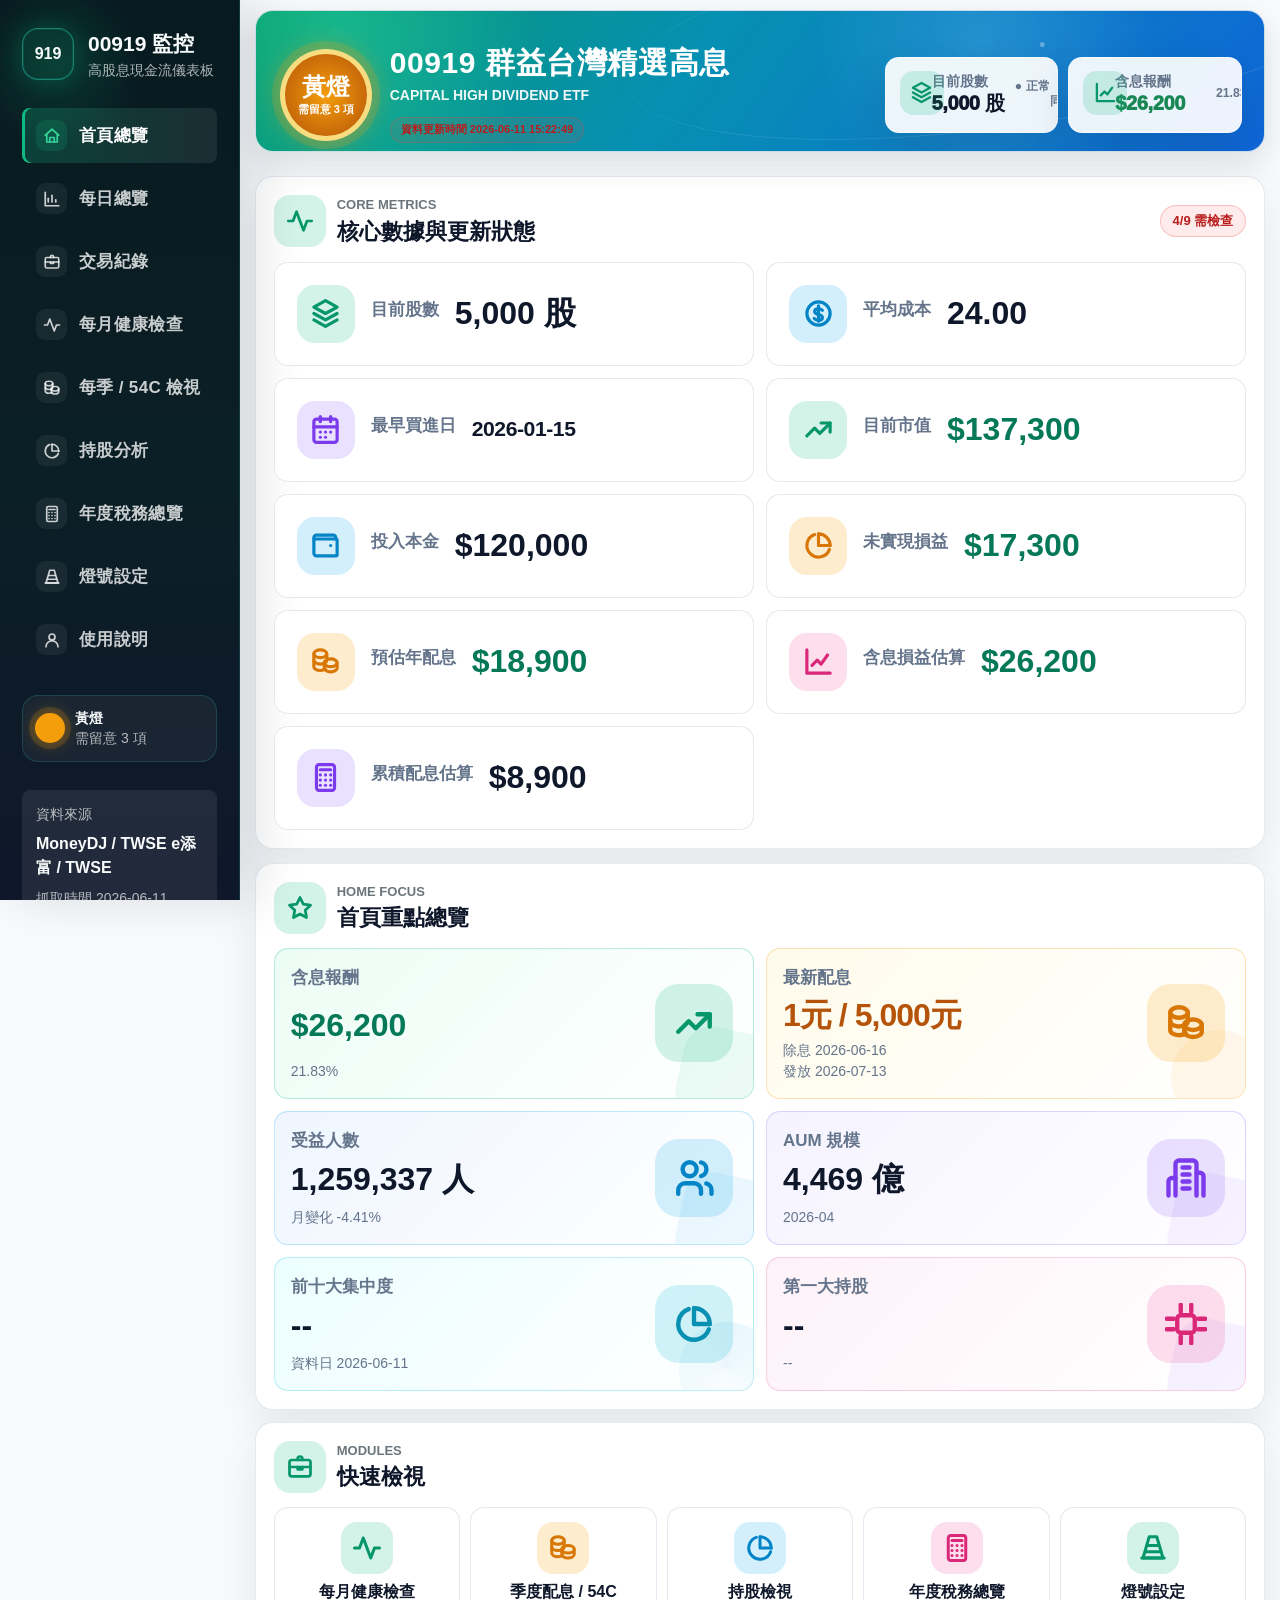
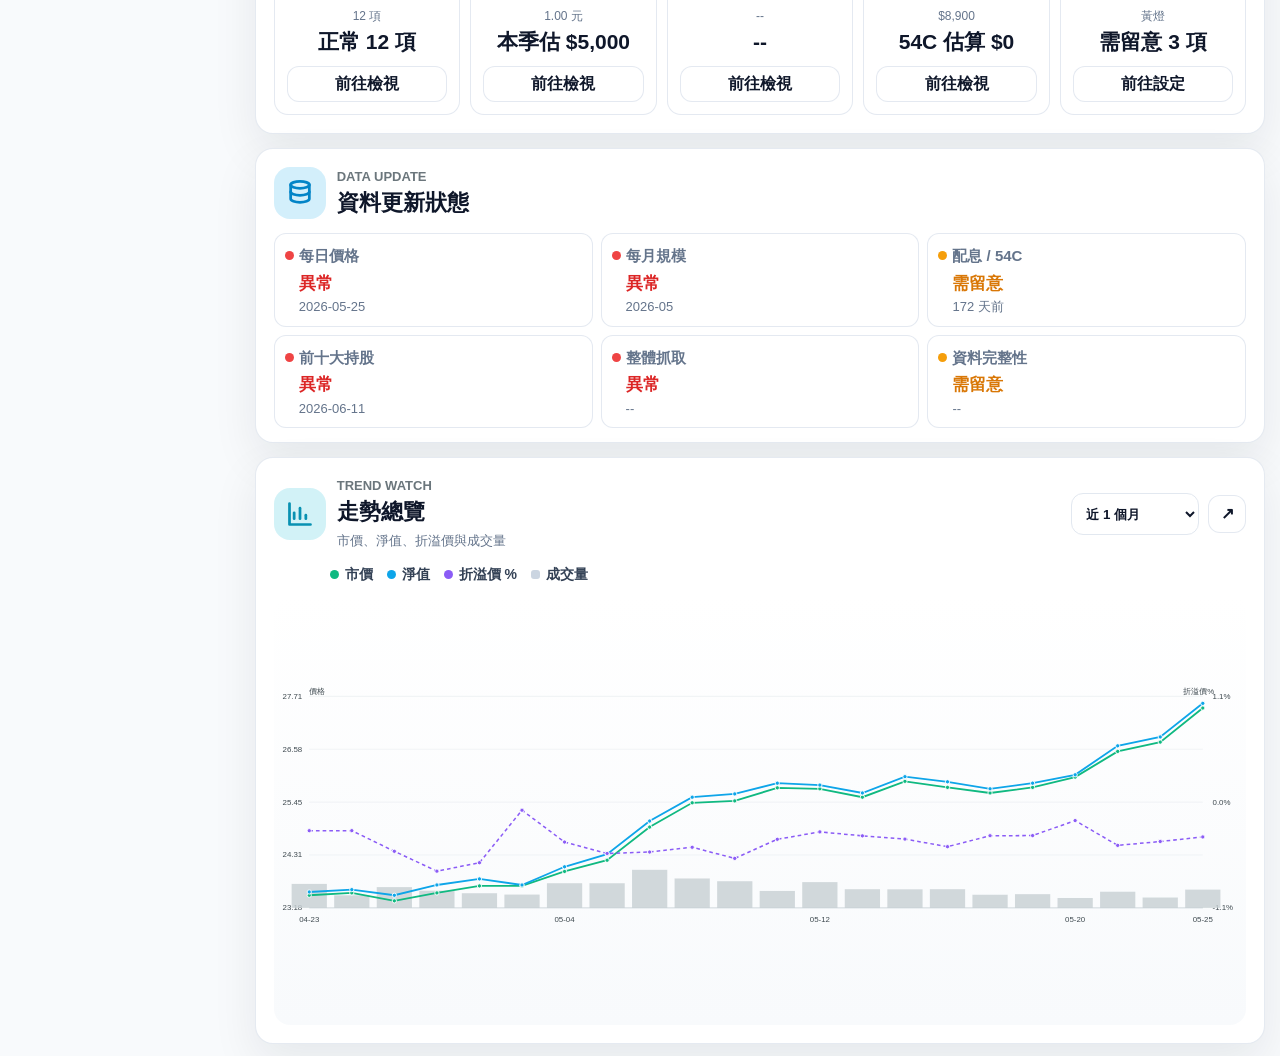
<file: index.html>
﻿<!doctype html>
<html lang="zh-Hant">
  <head>
    <meta charset="utf-8" />
    <meta name="viewport" content="width=device-width, initial-scale=1" />
    <title>00919 監控儀表板</title>
    <link rel="stylesheet" href="assets/styles.css?v=20260522-1730" />
  </head>
  <body>
    <div class="app-shell">
      <aside class="sidebar">
        <div class="brand">
          <span class="brand-mark">919</span>
          <div>
            <h1>00919 監控</h1>
            <p>高股息現金流儀表板</p>
          </div>
        </div>
        <nav class="nav">
          <a class="active" href="#home"><span data-icon="home" data-icon-color="green"></span>首頁總覽</a>
          <a href="#daily"><span data-icon="barChart" data-icon-color="cyan"></span>每日總覽</a>
          <a href="#trades"><span data-icon="briefcase" data-icon-color="blue"></span>交易紀錄</a>
          <a href="#monthly"><span data-icon="activity" data-icon-color="green"></span>每月健康檢查</a>
          <a href="#quarterly"><span data-icon="coins" data-icon-color="orange"></span>每季 / 54C 檢視</a>
          <a href="#holdings"><span data-icon="pieChart" data-icon-color="purple"></span>持股分析</a>
          <a href="#yearly"><span data-icon="calculator" data-icon-color="pink"></span>年度稅務總覽</a>
          <a href="#signal-settings"><span data-icon="trafficCone" data-icon-color="green"></span>燈號設定</a>
          <a href="#manual"><span data-icon="user" data-icon-color="cyan"></span>使用說明</a>
        </nav>
        <div class="sidebar-signal">
          <span class="sidebar-signal__dot"></span>
          <div>
            <strong id="sidebarSignalLabel">綠燈</strong>
            <small id="sidebarSignalReason">所有數據正常</small>
          </div>
        </div>
        <div class="source-card">
          <span>資料來源</span>
          <strong>MoneyDJ / TWSE e添富 / TWSE</strong>
          <small id="fetchedAt">更新中...</small>
        </div>
      </aside>

      <main class="content" id="home">
        <header class="page-header">
          <div>
            <p class="eyebrow">Capital High Dividend ETF</p>
            <h2>00919 群益台灣精選高息</h2>
          </div>
          <div class="header-actions">
            <button class="icon-button" id="refreshButton" type="button" title="重新讀取資料">↻</button>
          </div>
        </header>

        <section class="mobile-home" aria-label="00919 手機首頁">
          <section class="mobile-home__hero hero-banner">
            <div class="hero-banner__glow"></div>
            <div class="hero-status-orb" id="mobileSignalOrb">
              <span id="mobileSignalLabel">綠燈</span>
              <small id="mobileSignalReason">所有數據正常</small>
            </div>
            <div class="hero-meta">
              <p>CAPITAL HIGH DIVIDEND ETF</p>
              <h2>00919 群益台灣精選高息</h2>
              <span class="ui-status-chip hero-time-chip" id="mobileFetchedAt">目前資料抓取時間 --</span>
              <span class="ui-status-chip hero-premium-chip" id="mobileHeroPremium">折溢價 --</span>
            </div>
            <div class="hero-actions">
              <button class="hero-action-button" id="mobileRefreshButton" type="button">↻ 更新資料</button>
              <button class="hero-more-button" type="button" aria-label="更多">•••</button>
            </div>
          </section>

          <section class="core-status-card">
            <div class="mobile-section-head">
              <div class="mobile-section-title">
                <span data-icon="activity" data-icon-color="green"></span>
                <h3>核心數據與更新狀態</h3>
              </div>
              <span class="ui-status-chip ui-status-chip--green" id="mobileCoreUpdateCount">-- 已更新</span>
            </div>
            <div class="core-status-grid">
              <article class="core-metric-tile" data-status="green">
                <span data-icon="layers" data-icon-color="green"></span>
                <span class="metric-label">目前股數</span>
                <strong id="mobileShares">--</strong>
                <small class="metric-status-line" id="mobileSharesStatus">● 正常　--</small>
              </article>
              <article class="core-metric-tile" data-status="green">
                <span data-icon="circleDollar" data-icon-color="blue"></span>
                <span class="metric-label">平均成本</span>
                <strong id="mobileAvgCost">--</strong>
                <small class="metric-status-line" id="mobileAvgCostStatus">● 正常　--</small>
              </article>
              <article class="core-metric-tile" data-status="green">
                <span data-icon="calendarDays" data-icon-color="purple"></span>
                <span class="metric-label">最早買進日</span>
                <strong id="mobileFirstTradeDate">--</strong>
                <small class="metric-status-line" id="mobileFirstTradeStatus">● 正常　--</small>
              </article>
              <article class="core-metric-tile" data-status="green">
                <span data-icon="trendingUp" data-icon-color="green"></span>
                <span class="metric-label">目前市值</span>
                <strong id="mobileMarketValue">--</strong>
                <small class="metric-status-line" id="mobileMarketValueStatus">● 正常　--</small>
              </article>
              <article class="core-metric-tile" data-status="green">
                <span data-icon="wallet" data-icon-color="blue"></span>
                <span class="metric-label">投入本金</span>
                <strong id="mobileTotalCost">--</strong>
                <small class="metric-status-line" id="mobileTotalCostStatus">● 正常　--</small>
              </article>
              <article class="core-metric-tile" data-status="green">
                <span data-icon="pieChart" data-icon-color="orange"></span>
                <span class="metric-label">未實現損益</span>
                <strong id="mobileUnrealizedPnl">--</strong>
                <small class="metric-status-line" id="mobileUnrealizedPnlStatus">● 正常　--</small>
              </article>
              <article class="core-metric-tile" data-status="green">
                <span data-icon="coins" data-icon-color="orange"></span>
                <span class="metric-label">預估年配息</span>
                <strong id="mobileAnnualDividend">--</strong>
                <small class="metric-status-line" id="mobileAnnualDividendStatus">● 正常　--</small>
              </article>
              <article class="core-metric-tile" data-status="green">
                <span data-icon="lineChart" data-icon-color="pink"></span>
                <span class="metric-label">含息損益估算</span>
                <strong id="mobileTotalReturn">--</strong>
                <small class="metric-status-line" id="mobileTotalReturnStatus">● 正常　--</small>
              </article>
              <article class="core-metric-tile" data-status="green">
                <span data-icon="calculator" data-icon-color="purple"></span>
                <span class="metric-label">累積配息估算</span>
                <strong id="mobileCumulativeDividend">--</strong>
                <small class="metric-status-line" id="mobileCumulativeDividendStatus">● 正常　--</small>
              </article>
            </div>
          </section>

          <section class="home-focus-card">
            <div class="mobile-section-head">
              <div class="mobile-section-title">
                <span data-icon="star" data-icon-color="green"></span>
                <h3>首頁重點總覽</h3>
              </div>
            </div>
            <div class="mobile-focus-grid">
              <article class="mobile-focus-tile focus-return">
                <span data-icon="trendingUp" data-icon-color="green"></span>
                <span>含息報酬</span>
                <strong id="mobileFocusTotalReturn">--</strong>
                <small id="mobileFocusTotalReturnRate">--</small>
              </article>
              <article class="mobile-focus-tile focus-dividend">
                <span data-icon="coins" data-icon-color="orange"></span>
                <span>最新配息</span>
                <strong id="mobileFocusDividend">--</strong>
                <small id="mobileFocusDividendNote">--</small>
              </article>
              <article class="mobile-focus-tile focus-people">
                <span data-icon="users" data-icon-color="blue"></span>
                <span>受益人數</span>
                <strong id="mobileFocusBeneficiaries">--</strong>
                <small id="mobileFocusBeneficiariesNote">--</small>
              </article>
              <article class="mobile-focus-tile focus-aum">
                <span data-icon="building" data-icon-color="purple"></span>
                <span>AUM 規模</span>
                <strong id="mobileFocusAum">--</strong>
                <small id="mobileFocusAumNote">--</small>
              </article>
              <article class="mobile-focus-tile focus-top10">
                <span data-icon="pieChart" data-icon-color="cyan"></span>
                <span>前十大集中度</span>
                <strong id="mobileFocusTop10">--</strong>
                <small id="mobileFocusTop10Note">--</small>
              </article>
              <article class="mobile-focus-tile focus-holding">
                <span data-icon="cpu" data-icon-color="pink"></span>
                <span>第一大持股</span>
                <strong id="mobileFocusTopHolding">--</strong>
                <small id="mobileFocusTopHoldingNote">--</small>
              </article>
            </div>
          </section>

          <section class="trend-card">
            <div class="trend-card__head">
              <div class="mobile-section-title">
                <span data-icon="barChart" data-icon-color="cyan"></span>
                <div>
                  <h3>走勢總覽</h3>
                  <p>市價、淨值、折溢價與成交量</p>
                </div>
              </div>
              <div class="trend-actions">
                <select id="mobileRangeSelect" aria-label="手機圖表顯示區間">
                  <option value="week">近 1 週</option>
                  <option value="month" selected>近 1 月</option>
                  <option value="year">近 1 年</option>
                  <option value="all">全部</option>
                </select>
                <button class="trend-expand-button" type="button" aria-label="展開圖表">↗</button>
              </div>
            </div>
            <div class="mobile-chart-legend">
              <span><i class="dot price"></i>市價</span>
              <span><i class="dot navline"></i>淨值</span>
              <span><i class="dot discount"></i>折溢價 %</span>
              <span><i class="dot volume"></i>成交量</span>
            </div>
            <div id="mobileMainChart" class="mobile-chart"></div>
          </section>
        </section>

        <section class="desktop-home" aria-label="00919 電腦版首頁">
          <section class="desktop-hero">
            <div class="desktop-hero__glow"></div>
            <div class="desktop-hero__orb" id="desktopSignalOrb">
              <span id="desktopSignalLabel">綠燈</span>
              <small id="desktopSignalReason">所有數據正常</small>
            </div>
            <div class="desktop-hero__meta">
              <h2>00919 群益台灣精選高息</h2>
              <p>CAPITAL HIGH DIVIDEND ETF</p>
              <span class="ui-status-chip hero-time-chip" id="desktopFetchedAt">資料更新時間 --</span>
            </div>
            <div class="desktop-hero__actions">
              <button class="desktop-hero-button" id="desktopRefreshButton" type="button">更新資料</button>
              <button class="desktop-more-button" type="button" aria-label="更多">•••</button>
            </div>
            <div class="desktop-hero-summary">
              <article class="desktop-hero-summary-card">
                <span data-icon="layers" data-icon-color="green"></span>
                <div>
                  <span>目前股數</span>
                  <strong id="desktopHeroShares">--</strong>
                  <small id="desktopHeroSharesStatus">● 正常　--</small>
                </div>
              </article>
              <article class="desktop-hero-summary-card">
                <span data-icon="lineChart" data-icon-color="green"></span>
                <div>
                  <span>含息報酬</span>
                  <strong id="desktopHeroTotalReturn">--</strong>
                  <small id="desktopHeroTotalReturnRate">--</small>
                </div>
              </article>
            </div>
          </section>

          <div class="desktop-main-grid">
            <section class="desktop-card desktop-core-panel">
              <div class="desktop-section-head">
                <div>
                  <span data-icon="activity" data-icon-color="green"></span>
                  <div>
                    <p class="eyebrow">Core Metrics</p>
                    <h3>核心數據與更新狀態</h3>
                  </div>
                </div>
                <span class="ui-status-chip ui-status-chip--green" id="desktopCoreUpdateCount">-- 已更新</span>
              </div>
              <div class="desktop-core-grid">
                <article class="core-metric-tile" data-status="green">
                  <span data-icon="layers" data-icon-color="green"></span>
                  <span class="metric-label">目前股數</span>
                  <strong id="desktopShares">--</strong>
                  <small class="metric-status-line" id="desktopSharesStatus">● 正常　--</small>
                </article>
                <article class="core-metric-tile" data-status="green">
                  <span data-icon="circleDollar" data-icon-color="blue"></span>
                  <span class="metric-label">平均成本</span>
                  <strong id="desktopAvgCost">--</strong>
                  <small class="metric-status-line" id="desktopAvgCostStatus">● 正常　--</small>
                </article>
                <article class="core-metric-tile" data-status="green">
                  <span data-icon="calendarDays" data-icon-color="purple"></span>
                  <span class="metric-label">最早買進日</span>
                  <strong id="desktopFirstTradeDate">--</strong>
                  <small class="metric-status-line" id="desktopFirstTradeStatus">● 正常　--</small>
                </article>
                <article class="core-metric-tile" data-status="green">
                  <span data-icon="trendingUp" data-icon-color="green"></span>
                  <span class="metric-label">目前市值</span>
                  <strong id="desktopMarketValue">--</strong>
                  <small class="metric-status-line" id="desktopMarketValueStatus">● 正常　--</small>
                </article>
                <article class="core-metric-tile" data-status="green">
                  <span data-icon="wallet" data-icon-color="blue"></span>
                  <span class="metric-label">投入本金</span>
                  <strong id="desktopTotalCost">--</strong>
                  <small class="metric-status-line" id="desktopTotalCostStatus">● 正常　--</small>
                </article>
                <article class="core-metric-tile" data-status="green">
                  <span data-icon="pieChart" data-icon-color="orange"></span>
                  <span class="metric-label">未實現損益</span>
                  <strong id="desktopUnrealizedPnl">--</strong>
                  <small class="metric-status-line" id="desktopUnrealizedPnlStatus">● 正常　--</small>
                </article>
                <article class="core-metric-tile" data-status="green">
                  <span data-icon="coins" data-icon-color="orange"></span>
                  <span class="metric-label">預估年配息</span>
                  <strong id="desktopAnnualDividend">--</strong>
                  <small class="metric-status-line" id="desktopAnnualDividendStatus">● 正常　--</small>
                </article>
                <article class="core-metric-tile" data-status="green">
                  <span data-icon="lineChart" data-icon-color="pink"></span>
                  <span class="metric-label">含息損益估算</span>
                  <strong id="desktopTotalReturn">--</strong>
                  <small class="metric-status-line" id="desktopTotalReturnStatus">● 正常　--</small>
                </article>
                <article class="core-metric-tile" data-status="green">
                  <span data-icon="calculator" data-icon-color="purple"></span>
                  <span class="metric-label">累積配息估算</span>
                  <strong id="desktopCumulativeDividend">--</strong>
                  <small class="metric-status-line" id="desktopCumulativeDividendStatus">● 正常　--</small>
                </article>
              </div>
            </section>

            <section class="desktop-card desktop-focus-panel">
              <div class="desktop-section-head">
                <div>
                  <span data-icon="star" data-icon-color="green"></span>
                  <div>
                    <p class="eyebrow">Home Focus</p>
                    <h3>首頁重點總覽</h3>
                  </div>
                </div>
              </div>
              <div class="desktop-focus-grid">
                <article class="desktop-focus-card focus-return">
                  <span data-icon="trendingUp" data-icon-color="green"></span>
                  <span>含息報酬</span>
                  <strong id="desktopFocusTotalReturn">--</strong>
                  <small id="desktopFocusTotalReturnRate">--</small>
                </article>
                <article class="desktop-focus-card focus-dividend">
                  <span data-icon="coins" data-icon-color="orange"></span>
                  <span>最新配息</span>
                  <strong id="desktopFocusDividend">--</strong>
                  <small id="desktopFocusDividendNote">--</small>
                </article>
                <article class="desktop-focus-card focus-people">
                  <span data-icon="users" data-icon-color="blue"></span>
                  <span>受益人數</span>
                  <strong id="desktopFocusBeneficiaries">--</strong>
                  <small id="desktopFocusBeneficiariesNote">--</small>
                </article>
                <article class="desktop-focus-card focus-aum">
                  <span data-icon="building" data-icon-color="purple"></span>
                  <span>AUM 規模</span>
                  <strong id="desktopFocusAum">--</strong>
                  <small id="desktopFocusAumNote">--</small>
                </article>
                <article class="desktop-focus-card focus-top10">
                  <span data-icon="pieChart" data-icon-color="cyan"></span>
                  <span>前十大集中度</span>
                  <strong id="desktopFocusTop10">--</strong>
                  <small id="desktopFocusTop10Note">--</small>
                </article>
                <article class="desktop-focus-card focus-holding">
                  <span data-icon="cpu" data-icon-color="pink"></span>
                  <span>第一大持股</span>
                  <strong id="desktopFocusTopHolding">--</strong>
                  <small id="desktopFocusTopHoldingNote">--</small>
                </article>
              </div>
            </section>
          </div>

          <div class="desktop-lower-grid">
            <section class="desktop-card desktop-chart-panel">
              <div class="desktop-section-head">
                <div>
                  <span data-icon="barChart" data-icon-color="cyan"></span>
                  <div>
                    <p class="eyebrow">Trend Watch</p>
                    <h3>走勢總覽</h3>
                    <small>市價、淨值、折溢價與成交量</small>
                  </div>
                </div>
                <div class="desktop-chart-actions">
                  <select id="desktopRangeSelect" aria-label="桌機圖表顯示區間">
                    <option value="week">近 1 週</option>
                    <option value="month" selected>近 1 個月</option>
                    <option value="year">近 1 年</option>
                    <option value="all">全部</option>
                  </select>
                  <button class="desktop-icon-button" type="button" aria-label="展開圖表">↗</button>
                </div>
              </div>
              <div class="desktop-chart-legend">
                <span><i class="dot price"></i>市價</span>
                <span><i class="dot navline"></i>淨值</span>
                <span><i class="dot discount"></i>折溢價 %</span>
                <span><i class="dot volume"></i>成交量</span>
              </div>
              <div id="desktopMainChart" class="desktop-chart"></div>
            </section>

            <aside class="desktop-side-stack">
              <section class="desktop-card desktop-module-panel">
                <div class="desktop-section-head">
                  <div>
                    <span data-icon="briefcase" data-icon-color="green"></span>
                    <div>
                      <p class="eyebrow">Modules</p>
                      <h3>快速檢視</h3>
                    </div>
                  </div>
                </div>
                <div class="desktop-module-grid">
                  <article class="desktop-module-card">
                    <span data-icon="activity" data-icon-color="green"></span>
                    <h4>每月健康檢查</h4>
                    <p>本月健康項目 12 項</p>
                    <strong id="desktopModuleMonthly">正常 12 項</strong>
                    <a class="desktop-action-button" href="#monthly">前往檢視</a>
                  </article>
                  <article class="desktop-module-card">
                    <span data-icon="coins" data-icon-color="orange"></span>
                    <h4>季度配息 / 54C</h4>
                    <p id="desktopModuleDividend">最新配息 --</p>
                    <strong id="desktopModuleDividendCash">--</strong>
                    <a class="desktop-action-button" href="#quarterly">前往檢視</a>
                  </article>
                  <article class="desktop-module-card">
                    <span data-icon="pieChart" data-icon-color="blue"></span>
                    <h4>持股檢視</h4>
                    <p id="desktopModuleHolding">第一大持股 --</p>
                    <strong id="desktopModuleHoldingWeight">--</strong>
                    <a class="desktop-action-button" href="#holdings">前往檢視</a>
                  </article>
                  <article class="desktop-module-card">
                    <span data-icon="calculator" data-icon-color="pink"></span>
                    <h4>年度稅務總覽</h4>
                    <p id="desktopModuleYearly">年度配息總額 --</p>
                    <strong id="desktopModule54c">年度 54C 估算 --</strong>
                    <a class="desktop-action-button" href="#yearly">前往檢視</a>
                  </article>
                  <article class="desktop-module-card">
                    <span data-icon="trafficCone" data-icon-color="green"></span>
                    <h4>燈號設定</h4>
                    <p id="desktopModuleSignal">目前燈號 --</p>
                    <strong id="desktopModuleSignalReason">--</strong>
                    <a class="desktop-action-button" href="#signal-settings">前往設定</a>
                  </article>
                </div>
              </section>

              <section class="desktop-card desktop-data-status-compact">
                <div class="desktop-section-head">
                  <div>
                    <span data-icon="database" data-icon-color="blue"></span>
                    <div>
                      <p class="eyebrow">Data Update</p>
                      <h3>資料更新狀態</h3>
                    </div>
                  </div>
                  <button class="desktop-mini-button" id="desktopStatusRefreshButton" type="button">更新資料</button>
                </div>
                <div class="desktop-status-list">
                  <div class="desktop-status-row" data-status="green"><span>每日價格</span><strong id="desktopFreshDailyStatus">--</strong><small id="desktopFreshDailyDate">--</small></div>
                  <div class="desktop-status-row" data-status="green"><span>每月規模</span><strong id="desktopFreshMonthlyStatus">--</strong><small id="desktopFreshMonthlyDate">--</small></div>
                  <div class="desktop-status-row" data-status="green"><span>配息 / 54C</span><strong id="desktopFreshDividendStatus">--</strong><small id="desktopFreshDividendDate">--</small></div>
                  <div class="desktop-status-row" data-status="green"><span>前十大持股</span><strong id="desktopFreshHoldingsStatus">--</strong><small id="desktopFreshHoldingsDate">--</small></div>
                  <div class="desktop-status-row" data-status="green"><span>整體抓取</span><strong id="desktopFreshFetchedStatus">--</strong><small id="desktopFreshFetchedAt">--</small></div>
                  <div class="desktop-status-row" data-status="green"><span>資料完整性</span><strong id="desktopFreshIntegrityStatus">--</strong><small id="desktopFreshIntegrityNote">--</small></div>
                </div>
              </section>
            </aside>
          </div>
        </section>

        <section class="hero-grid">
          <div class="position-panel">
            <div class="panel-title">
              <span>倉位資訊</span>
              <small>由交易紀錄自動計算</small>
            </div>
            <div class="position-summary">
              <div>
                <span>目前股數</span>
                <strong id="holdingShares">--</strong>
              </div>
              <div>
                <span>平均成本</span>
                <strong id="avgCost">--</strong>
              </div>
              <div>
                <span>最早買進日</span>
                <strong id="firstTradeDate">--</strong>
              </div>
            </div>
            <div class="metric-grid">
              <div class="metric primary">
                <span>目前市值</span>
                <strong id="marketValue">--</strong>
              </div>
              <div class="metric">
                <span>投入本金</span>
                <strong id="totalCost">--</strong>
              </div>
              <div class="metric">
                <span>未實現損益</span>
                <strong id="unrealizedPnl">--</strong>
              </div>
              <div class="metric">
                <span>預估年配息</span>
                <strong id="annualDividend">--</strong>
              </div>
              <div class="metric">
                <span>累積配息估算</span>
                <strong id="cumulativeDividend">--</strong>
              </div>
              <div class="metric">
                <span>含息損益估算</span>
                <strong id="totalReturn">--</strong>
              </div>
            </div>
          </div>

          <div class="status-panel">
            <div class="panel-title">
              <span>總燈號及股價資訊</span>
              <small id="latestDate">--</small>
            </div>
            <div class="signal-wrap">
              <div class="signal-light" id="signalLight"></div>
              <div>
                <strong id="signalLabel">讀取中</strong>
                <p id="signalReason">正在載入最新資料。</p>
              </div>
            </div>
            <div class="snapshot">
              <div>
                <span>市價</span>
                <strong id="latestPrice">--</strong>
              </div>
              <div>
                <span>淨值</span>
                <strong id="latestNav">--</strong>
              </div>
              <div>
                <span>折溢價</span>
                <strong id="latestDiscount">--</strong>
              </div>
              <div>
                <span>成交量 最新交易日</span>
                <strong id="latestVolume">--</strong>
              </div>
            </div>
          </div>
          <section class="data-freshness-section">
          <div class="section-head compact">
            <div>
              <p class="eyebrow">Data Update</p>
              <h3>資料更新狀態</h3>
            </div>
            <button class="refresh-action" id="homeRefreshButton" type="button">更新資料</button>
          </div>
          <div class="freshness-grid">
            <article class="freshness-card">
              <span>每日價格</span>
              <strong id="freshDailyStatus">--</strong>
              <small id="freshDailyDate">--</small>
            </article>
            <article class="freshness-card">
              <span>每月規模</span>
              <strong id="freshMonthlyStatus">--</strong>
              <small id="freshMonthlyDate">--</small>
            </article>
            <article class="freshness-card">
              <span>配息 / 54C</span>
              <strong id="freshDividendStatus">--</strong>
              <small id="freshDividendDate">--</small>
            </article>
            <article class="freshness-card">
              <span>前十大持股</span>
              <strong id="freshHoldingsStatus">--</strong>
              <small id="freshHoldingsDate">--</small>
            </article>
            <article class="freshness-card">
              <span>整體抓取</span>
              <strong id="freshFetchedStatus">--</strong>
              <small id="freshFetchedAt">--</small>
            </article>
            <article class="freshness-card">
              <span>資料完整性</span>
              <strong id="freshIntegrityStatus">--</strong>
              <small id="freshIntegrityNote">--</small>
            </article>
          </div>
          </section>
        </section>

        <section class="home-focus-section">
          <div class="section-head compact">
            <div>
              <p class="eyebrow">Home Focus</p>
              <h3>首頁重點總覽</h3>
            </div>
            <small>把各分頁最需要掃一眼的數字集中到首頁</small>
          </div>
          <div class="home-focus-grid">
            <article class="focus-card primary">
              <span>含息報酬</span>
              <strong id="homeTotalReturn">--</strong>
              <small id="homeTotalReturnRate">--</small>
            </article>
            <article class="focus-card">
              <span>最新配息</span>
              <strong id="homeLatestDividend">--</strong>
              <small id="homeLatestDividendDate">--</small>
            </article>
            <article class="focus-card">
              <span>本次 54C</span>
              <strong id="homeLatest54c">--</strong>
              <small id="homeLatest54cNote">--</small>
            </article>
            <article class="focus-card">
              <span>補充保費觀察</span>
              <strong id="homePremiumWatch">--</strong>
              <small id="homePremiumNote">--</small>
            </article>
            <article class="focus-card">
              <span>AUM 規模</span>
              <strong id="homeAum">--</strong>
              <small id="homeAumMonth">--</small>
            </article>
            <article class="focus-card">
              <span>受益人數</span>
              <strong id="homeBeneficiaries">--</strong>
              <small id="homeBeneficiaryChange">--</small>
            </article>
            <article class="focus-card">
              <span>前十大集中度</span>
              <strong id="homeTop10Total">--</strong>
              <small id="homeTop10Date">--</small>
            </article>
            <article class="focus-card">
              <span>第一大持股</span>
              <strong id="homeTopHolding">--</strong>
              <small id="homeTopHoldingWeight">--</small>
            </article>
          </div>
        </section>

        <section class="chart-section" id="daily">
          <div class="section-head">
            <div>
              <p class="eyebrow">Daily Watch</p>
              <h3>市價、淨值、折溢價與成交量</h3>
            </div>
            <div class="chart-tools">
              <label class="range-label">
                顯示區間
                <select id="rangeSelect">
                  <option value="week">近 1 週</option>
                  <option value="month" selected>近 1 月</option>
                  <option value="year">近 1 年</option>
                  <option value="all">全部</option>
                </select>
              </label>
              <div class="legend">
                <span><i class="line price"></i>市價</span>
                <span><i class="line navline"></i>淨值</span>
                <span><i class="line discount"></i>折溢價 %</span>
                <span><i class="bar"></i>成交量</span>
              </div>
            </div>
          </div>
          <div id="mainChart" class="chart"></div>
          <p class="chart-note">折溢價使用右側百分比軸；線條位置與市價/淨值上下交錯不代表溢價或折價，請以百分比數字判斷。</p>
        </section>

        <section class="trade-section" id="trades">
          <div class="section-head">
            <div>
              <p class="eyebrow">Trade Log</p>
              <h3>交易紀錄</h3>
            </div>
            <small>交易紀錄會驅動首頁股數、成本與含息損益</small>
          </div>

          <div class="trade-stats trade-summary-stats">
            <div>
              <span>目前股數</span>
              <strong id="tradeStatShares">--</strong>
            </div>
            <div>
              <span>平均成本</span>
              <strong id="tradeStatAvgCost">--</strong>
            </div>
            <div>
              <span>投入本金</span>
              <strong id="tradeStatCost">--</strong>
            </div>
            <div>
              <span>累積配息估算</span>
              <strong id="tradeStatDividend">--</strong>
            </div>
            <div>
              <span>目前市值</span>
              <strong id="tradeStatMarketValue">--</strong>
            </div>
            <div>
              <span>未實現損益</span>
              <strong id="tradeStatPnl">--</strong>
            </div>
            <div>
              <span>含息損益估算</span>
              <strong id="tradeStatTotalReturn">--</strong>
            </div>
          </div>

          <div class="trade-layout">
            <form class="trade-form" id="tradeForm">
              <div class="side-toggle" role="group" aria-label="買賣別">
                <button class="active" type="button" data-action="buy">買入</button>
                <button type="button" data-action="sell">賣出</button>
              </div>
              <label>
                交易日期
                <input id="tradeDateInput" type="date" required />
              </label>
              <label>
                交易股數（股）
                <input id="tradeSharesInput" type="number" min="1" step="1" required />
              </label>
              <label>
                買入 / 賣出價位
                <input id="tradePriceInput" type="number" min="0" step="0.01" required />
              </label>
              <label>
                資金來源 / 備註分類
                <select id="tradeNoteTypeInput">
                  <option value="股息再投入">股息再投入</option>
                  <option value="薪資投入">薪資投入</option>
                  <option value="年終投入">年終投入</option>
                  <option value="定期投入">定期投入</option>
                  <option value="閒置資金投入">閒置資金投入</option>
                  <option value="再平衡調整">再平衡調整</option>
                  <option value="部位調整">部位調整</option>
                  <option value="其他">其他</option>
                </select>
              </label>
              <label class="trade-note">
                備註
                <input id="tradeNoteInput" type="text" placeholder="可留空或補充說明" />
              </label>
              <button class="submit-trade" id="tradeSubmitButton" type="submit">新增交易</button>
            </form>
          </div>

          <div class="table-wrap trade-table-wrap">
            <table class="trade-table">
              <thead>
                <tr>
                  <th>買 / 賣</th>
                  <th>交易日期</th>
                  <th>交易股數</th>
                  <th>成交價位</th>
                  <th>交易金額</th>
                  <th>分類</th>
                  <th>自訂備註</th>
                  <th></th>
                </tr>
              </thead>
              <tbody id="tradeTableBody"></tbody>
            </table>
          </div>

          <div class="trade-actions">
            <button type="button" id="exportTradesButton">匯出資料</button>
            <label class="import-button">
              匯入資料
              <input id="importTradesInput" type="file" accept=".csv,text/csv" />
            </label>
            <button type="button" id="syncTradesButton">同步到雲端</button>
            <button type="button" id="downloadTemplateButton">下載範本</button>
          </div>
        </section>

        <section class="monthly-section" id="monthly">
          <div class="section-head">
            <div>
              <p class="eyebrow">Monthly Health Check</p>
              <h3>每月健康檢查</h3>
            </div>
            <small>每月模組燈號會回饋到首頁總燈號，首頁仍是唯一總判斷</small>
          </div>

          <div class="monthly-signal-card">
            <div class="mini-signal-light" id="monthlySignalLight"></div>
            <div>
              <strong id="monthlySignalLabel">讀取中</strong>
              <p id="monthlySignalReason">等待月度資料整理。</p>
            </div>
          </div>

          <div class="monthly-chart-grid">
            <article class="monthly-chart-card">
              <div class="panel-title">
                <span>我的含息報酬</span>
                <small>成本 / 市值 / 含息總值</small>
              </div>
              <div class="monthly-legend">
                <span><i class="line cost"></i>投入成本</span>
                <span><i class="line market"></i>月底市值</span>
                <span><i class="line total"></i>含息總值</span>
              </div>
              <div id="monthlyReturnChart" class="monthly-chart"></div>
            </article>

            <article class="monthly-chart-card">
              <div class="panel-title">
                <span>ETF 規模健康</span>
                <small>AUM / 受益人數</small>
              </div>
              <div class="monthly-legend">
                <span><i class="line aum"></i>AUM 規模</span>
                <span><i class="line beneficiary"></i>受益人數</span>
              </div>
              <div id="monthlyEtfHealthChart" class="monthly-chart etf-health-empty"></div>
            </article>
          </div>

          <div class="monthly-table-grid">
            <div class="table-wrap monthly-table-wrap">
              <table class="trade-table monthly-table">
                <thead>
                  <tr>
                    <th>月份</th>
                    <th>月底股數</th>
                    <th>投入成本</th>
                    <th>月均市值</th>
                    <th>累積配息</th>
                    <th>含息總值</th>
                    <th>含息損益</th>
                    <th>含息報酬率</th>
                  </tr>
                </thead>
                <tbody id="monthlyReturnTableBody"></tbody>
              </table>
            </div>
            <div class="table-wrap monthly-table-wrap">
              <table class="trade-table monthly-table">
                <thead>
                  <tr>
                    <th>月份</th>
                    <th>AUM</th>
                    <th>受益人數</th>
                    <th>月變化</th>
                  </tr>
                </thead>
                <tbody id="monthlyEtfTableBody"></tbody>
              </table>
            </div>
          </div>
        </section>

        <section class="quarterly-section" id="quarterly">
          <div class="section-head">
            <div>
              <p class="eyebrow">Quarterly Dividend</p>
              <h3>每季配息與 54C 估算</h3>
            </div>
            <small>依歷史配息與除息日持股估算，正式報稅仍以券商與稅務資料為準</small>
          </div>

          <div class="dividend-summary-grid">
            <article class="dividend-card accent">
              <span>最近除息日</span>
              <strong id="latestDividendExDate">--</strong>
              <small id="latestDividendPayDate">發放日 --</small>
            </article>
            <article class="dividend-card">
              <span>每股配息</span>
              <strong id="latestDividendPerShare">--</strong>
              <small>00919 單次配息</small>
            </article>
            <article class="dividend-card">
              <span>除息日持股估算</span>
              <strong id="latestDividendShares">--</strong>
              <small>由交易紀錄回推</small>
            </article>
            <article class="dividend-card">
              <span>本次配息估算</span>
              <strong id="latestDividendCash">--</strong>
              <small>每股配息 × 當時股數</small>
            </article>
            <article class="dividend-card">
              <span>本次 54C 估算</span>
              <strong id="latestDividend54c">--</strong>
              <small id="latestDividend54cNote">股利所得比例 --</small>
            </article>
            <article class="dividend-card">
              <span>補充保費觀察</span>
              <strong id="latestDividendHealth">--</strong>
              <small>暫以 54C 估算值觀察門檻</small>
            </article>
          </div>

          <div class="quarterly-layout">
            <div class="table-wrap dividend-table-wrap">
              <table class="trade-table dividend-table">
                <thead>
                  <tr>
                    <th>除息日</th>
                    <th>發放日</th>
                    <th>每股配息</th>
                    <th>股利所得</th>
                    <th>收益平準金</th>
                    <th>資本利得</th>
                    <th>當時股數</th>
                    <th>配息估算</th>
                    <th>54C 估算</th>
                    <th>補充保費</th>
                  </tr>
                </thead>
                <tbody id="dividendTableBody"></tbody>
              </table>
            </div>

            <aside class="yearly-dividend-card">
              <div class="panel-title">
                <span>年度配息統計</span>
                <small>依除息年度彙總</small>
              </div>
              <div id="dividendYearChart" class="dividend-bar-chart"></div>
              <div id="dividendYearStats" class="yearly-stat-list"></div>
            </aside>
          </div>
        </section>

        <section class="holdings-section" id="holdings">
          <div class="section-head">
            <div>
              <p class="eyebrow">Holdings Review</p>
              <h3>前十大持股與占比變化</h3>
            </div>
            <small id="holdingsDataDate">等待持股資料</small>
          </div>

          <div class="holdings-summary-grid">
            <article class="dividend-card accent">
              <span>最新持股資料日</span>
              <strong id="holdingsLatestDate">--</strong>
              <small>MoneyDJ 持股明細</small>
            </article>
            <article class="dividend-card">
              <span>前十大合計</span>
              <strong id="top10TotalWeight">--</strong>
              <small>觀察集中度</small>
            </article>
            <article class="dividend-card">
              <span>第一大持股</span>
              <strong id="topHoldingName">--</strong>
              <small id="topHoldingWeight">--</small>
            </article>
            <article class="dividend-card">
              <span>前十大汰換</span>
              <strong id="holdingRotationCount">--</strong>
              <small id="holdingRotationSummary">等待下一次快照</small>
            </article>
          </div>

          <div class="holding-rotation-card">
            <div class="panel-title">
              <span>前十大汰換紀錄</span>
              <small id="holdingRotationPeriod">需要至少兩次持股快照才會顯示變動</small>
            </div>
            <div id="holdingRotationList" class="holding-rotation-list"></div>
          </div>

          <div class="holdings-grid">
            <article class="monthly-chart-card">
              <div class="panel-title">
                <span>前十大持股占比</span>
                <small>股票名稱已整合代號，滑過橫條可看持有股數</small>
              </div>
              <div id="topHoldingsChart" class="holdings-chart large"></div>
            </article>
            <article class="monthly-chart-card">
              <div class="panel-title">
                <span>產業分布</span>
                <small>用來看金融、半導體、航運等配置重心</small>
              </div>
              <div id="industryChart" class="holdings-chart large"></div>
            </article>
          </div>
        </section>

        <section class="yearly-section" id="yearly">
          <div class="section-head">
            <div>
              <p class="eyebrow">Yearly Tax Review</p>
              <h3>年度配息與稅務總覽</h3>
            </div>
            <small>年度金額依除息日持股估算，正式報稅仍以券商與稅務資料為準</small>
          </div>

          <div class="monthly-signal-card yearly-signal-card">
            <div class="mini-signal-light" id="yearlySignalLight"></div>
            <div>
              <strong id="yearlySignalLabel">讀取中</strong>
              <p id="yearlySignalReason">等待年度配息資料整理。</p>
            </div>
          </div>

          <div class="yearly-summary-grid">
            <article class="dividend-card accent">
              <span>年度配息總額</span>
              <strong id="yearlyLatestCash">--</strong>
              <small id="yearlyLatestStatus">--</small>
            </article>
            <article class="dividend-card">
              <span>年度 54C 估算</span>
              <strong id="yearlyLatest54c">--</strong>
              <small>依股利所得比例估算</small>
            </article>
            <article class="dividend-card">
              <span>補充保費觀察</span>
              <strong id="yearlyLatestPremium">--</strong>
              <small>暫以單次 54C 門檻判斷</small>
            </article>
            <article class="dividend-card">
              <span>配息次數</span>
              <strong id="yearlyLatestCount">--</strong>
              <small>四季齊全才是完整年度</small>
            </article>
          </div>

          <article class="monthly-chart-card yearly-chart-card">
            <div class="panel-title">
              <span>年度配息、54C 與補充保費</span>
              <small>柱狀圖為配息總額，其中深色段為 54C；折線用右軸顯示 54C 占比</small>
            </div>
            <div class="monthly-legend">
              <span><i class="legend-dot yearly-non54c"></i>配息總額</span>
              <span><i class="legend-dot yearly-54c"></i>54C 金額</span>
              <span><i class="line yearly-premium"></i>54C 占比</span>
            </div>
            <div id="yearlyTaxChart" class="yearly-tax-chart"></div>
          </article>

          <div class="table-wrap yearly-tax-table-wrap">
            <table class="trade-table yearly-tax-table">
              <thead>
                <tr>
                  <th>年度</th>
                  <th>配息次數</th>
                  <th>年度配息總額</th>
                  <th>年度 54C 估算</th>
                  <th>補充保費估算</th>
                  <th>54C 占比</th>
                  <th>狀態</th>
                </tr>
              </thead>
              <tbody id="yearlyTaxTableBody"></tbody>
            </table>
          </div>
        </section>

        <section class="settings-section" id="signal-settings">
          <div class="section-head">
            <div>
              <p class="eyebrow">Signal Settings</p>
              <h3>燈號設定</h3>
            </div>
            <small>設定會儲存在目前瀏覽器，儲存後各頁燈號會重新計算。</small>
          </div>

          <div class="settings-intro">
            <div>
              <strong>總燈號先看每日折溢價，再把每月含息報酬、年度 54C 與補充保費納入觀察。</strong>
              <p>這裡只放會常調整的數字。預設值沿用目前討論版本，之後如果覺得太嚴或太鬆，直接改數字即可。</p>
            </div>
            <span id="signalSettingsMessage" class="settings-message"></span>
          </div>

          <form id="signalSettingsForm" class="settings-form">
            <article class="settings-card">
              <div class="panel-title">
                <span>每日總覽</span>
                <small>折溢價偏離淨值時提醒</small>
              </div>
              <div class="settings-fields">
                <label>
                  折溢價黃燈門檻 (%)
                  <input id="settingPremiumDiscountYellowPct" type="number" step="0.1" min="1" max="10" />
                </label>
                <label>
                  折溢價紅燈門檻 (%)
                  <input id="settingPremiumDiscountRedPct" type="number" step="0.1" min="2" max="10" />
                </label>
              </div>
            </article>

            <article class="settings-card">
              <div class="panel-title">
                <span>每月健康</span>
                <small>含息報酬與受益人數</small>
              </div>
              <div class="settings-fields">
                <label>
                  含息報酬紅燈門檻 (%)
                  <input id="settingMonthlyReturnRedPct" type="number" step="0.1" min="-100" max="100" />
                </label>
                <label>
                  受益人連續下降月數
                  <input id="settingBeneficiaryDeclineMonths" type="number" step="1" min="1" max="12" />
                </label>
              </div>
            </article>

            <article class="settings-card">
              <div class="panel-title">
                <span>54C 與補充保費</span>
                <small>年度稅務觀察</small>
              </div>
              <div class="settings-fields">
                <label>
                  單次 54C 觀察門檻
                  <input id="settingSingle54cThreshold" type="number" step="1000" min="0" />
                </label>
                <label>
                  補充保費費率 (%)
                  <input id="settingSupplementalPremiumRatePct" type="number" step="0.01" min="0" max="10" />
                </label>
                <label>
                  補充保費黃燈門檻
                  <input id="settingSupplementalPremiumWarningAmount" type="number" step="100" min="0" />
                </label>
              </div>
            </article>

            <article class="settings-card">
              <div class="panel-title">
                <span>前十大持股</span>
                <small>換股與集中度觀察</small>
              </div>
              <div class="settings-fields">
                <label>
                  前十大汰換黃燈檔數
                  <input id="settingTop10RotationWarningCount" type="number" step="1" min="0" max="10" />
                </label>
                <label>
                  前十大集中度黃燈 (%)
                  <input id="settingTop10ConcentrationYellowPct" type="number" step="0.1" min="0" max="100" />
                </label>
              </div>
            </article>

            <div class="settings-actions">
              <button class="submit-trade" type="submit">儲存設定</button>
              <button id="resetSignalSettingsButton" type="button">恢復預設</button>
            </div>
          </form>
        </section>

        <section class="manual-section" id="manual">
          <div class="section-head">
            <div>
              <p class="eyebrow">User Guide</p>
              <h3>使用說明</h3>
            </div>
            <small>忘記欄位、燈號或更新邏輯時，先回到這頁確認。</small>
          </div>

          <div class="manual-hero">
            <div>
              <span>設計目的</span>
              <strong>用一個首頁掌握 00919 是否仍適合持有</strong>
              <p>
                00919 是高股息 ETF，不需要每天盯盤。本儀表板把每日價格、月度規模、
                季度配息與 54C、前十大持股變化整合起來，讓首頁成為手機端也能快速判斷的總覽。
              </p>
            </div>
            <div>
              <span>核心原則</span>
              <strong>首頁看結論，子頁查原因</strong>
              <p>
                首頁只保留最需要一眼確認的資訊；若燈號變黃或紅，再依文字提醒前往每日、每月、
                每季、持股或每年頁查看細節。
              </p>
            </div>
          </div>

          <div class="manual-grid">
            <article class="manual-card">
              <h4>首頁怎麼看</h4>
              <ul>
                <li><strong>倉位資訊：</strong>由交易紀錄自動計算股數、成本、市值、未實現損益、預估年配息、累積配息與含息損益。</li>
                <li><strong>總燈號及股價資訊：</strong>正常時只顯示「所有數據正常」；異常時會說明哪個分頁、哪個數據需要檢查。</li>
                <li><strong>資料更新狀態：</strong>確認價格、月規模、配息/54C、前十大持股、整體抓取與資料完整性是否正常。</li>
                <li><strong>首頁重點總覽：</strong>放每個子分頁最值得回頭看的數字，例如含息報酬、最新配息、54C、AUM、受益人數、前十大集中度。</li>
              </ul>
            </article>

            <article class="manual-card">
              <h4>資料更新 SOP</h4>
              <ol>
                <li>開啟 `啟動00919儀表板.bat`，本機會先執行 `fetch_data.py` 抓取最新資料。</li>
                <li>進入首頁後，也可以按「更新資料」手動補抓。</li>
                <li>更新範圍包含每日價格/淨值/折溢價/成交量、每月 AUM/受益人數、配息與 54C、前十大持股與產業配置。</li>
                <li>若日後搬到雲端，按鈕會改成呼叫雲端後端或雲端函式，邏輯不變。</li>
                <li>如果某幾天沒有開網頁，更新流程應補抓缺漏資料，而不是只抓當天。</li>
              </ol>
            </article>

            <article class="manual-card warning">
              <h4>資料完整性警示</h4>
              <p>這是防止「資料沒抓到卻被拿去計算」的保護機制。</p>
              <ul>
                <li><strong>市價缺漏：</strong>目前市值、未實現損益、含息報酬會失真，總燈號會轉紅。</li>
                <li><strong>淨值或折溢價缺漏：</strong>折溢價圖表與每日燈號會失真，通常轉黃或紅。</li>
                <li><strong>淨值/折溢價更新落後：</strong>市價比淨值或折溢價新 1 天通常視為資料傳遞時間差；落後 2 天以上才列入需留意。</li>
                <li><strong>成交量缺漏：</strong>成交量觀察會缺資料，通常轉黃。</li>
                <li><strong>AUM / 受益人數缺漏：</strong>ETF 規模健康與月度燈號會失真。</li>
                <li><strong>配息 / 54C 缺漏：</strong>每季配息、年度 54C、補充保費估算會失真。</li>
                <li><strong>前十大持股缺漏：</strong>集中度、第一大持股與汰換紀錄會缺資料。</li>
              </ul>
            </article>

            <article class="manual-card">
              <h4>燈號規則</h4>
              <ul>
                <li><strong>綠燈：</strong>目前沒有超過設定門檻，首頁顯示「所有數據正常」。</li>
                <li><strong>黃燈：</strong>有需要觀察的項目，例如折溢價偏大、月度含息報酬轉弱、前十大集中度偏高、資料稍微過期。市價與淨值/折溢價差 1 天不列黃燈，落後 2 天以上才提醒。</li>
                <li><strong>紅燈：</strong>關鍵資料缺漏，或異常已經會明顯影響市值、損益、含息報酬等核心計算。</li>
                <li><strong>門檻設定：</strong>折溢價、54C、補充保費、受益人數、前十大集中度等可到「燈號設定」調整。</li>
              </ul>
            </article>

            <article class="manual-card">
              <h4>各分頁用途</h4>
              <ul>
                <li><strong>每日總覽：</strong>看市價、淨值、折溢價與成交量，主要用來判斷價格是否偏離淨值太多。</li>
                <li><strong>交易紀錄：</strong>手動輸入買入/賣出日期、股數、價格與分類，首頁所有倉位資訊都由這裡計算。</li>
                <li><strong>每月：</strong>看 AUM、受益人數與自己的含息報酬，確認是否越抱越不健康。</li>
                <li><strong>每季：</strong>看配息、54C、收益平準金、資本利得與補充保費估算。</li>
                <li><strong>持股：</strong>看前十大持股、產業分布、集中度與新增/淘汰紀錄。</li>
                <li><strong>每年：</strong>看年度配息總額、年度 54C、補充保費觀察與報稅季整理。</li>
              </ul>
            </article>

            <article class="manual-card">
              <h4>雲端版規劃</h4>
              <ul>
                <li>手機端以首頁為主，電腦端保留完整分頁。</li>
                <li>資料更新採「手動更新按鈕 + 缺漏補抓 + 資料新鮮度提醒」。</li>
                <li>不優先依賴排程，避免免費雲端額度被用光。</li>
                <li>只要雲端提供同樣格式的資料檔，前端燈號與完整性警示可以直接沿用。</li>
              </ul>
            </article>
          </div>
        </section>

      </main>
    </div>

    <script src="assets/signal_settings.js?v=20260522-1315"></script>
    <script src="assets/app.js?v=20260522-1645"></script>
    <script src="assets/dividend_quarterly_overrides.js?v=20260521-1555"></script>
    <script src="assets/monthly_health.js?v=20260522-1245"></script>
    <script src="assets/holdings.js?v=20260522-0915"></script>
    <script src="assets/yearly_tax.js?v=20260522-1245"></script>
    <script src="assets/navigation.js?v=20260522-1730"></script>
  </body>
</html>
</file>
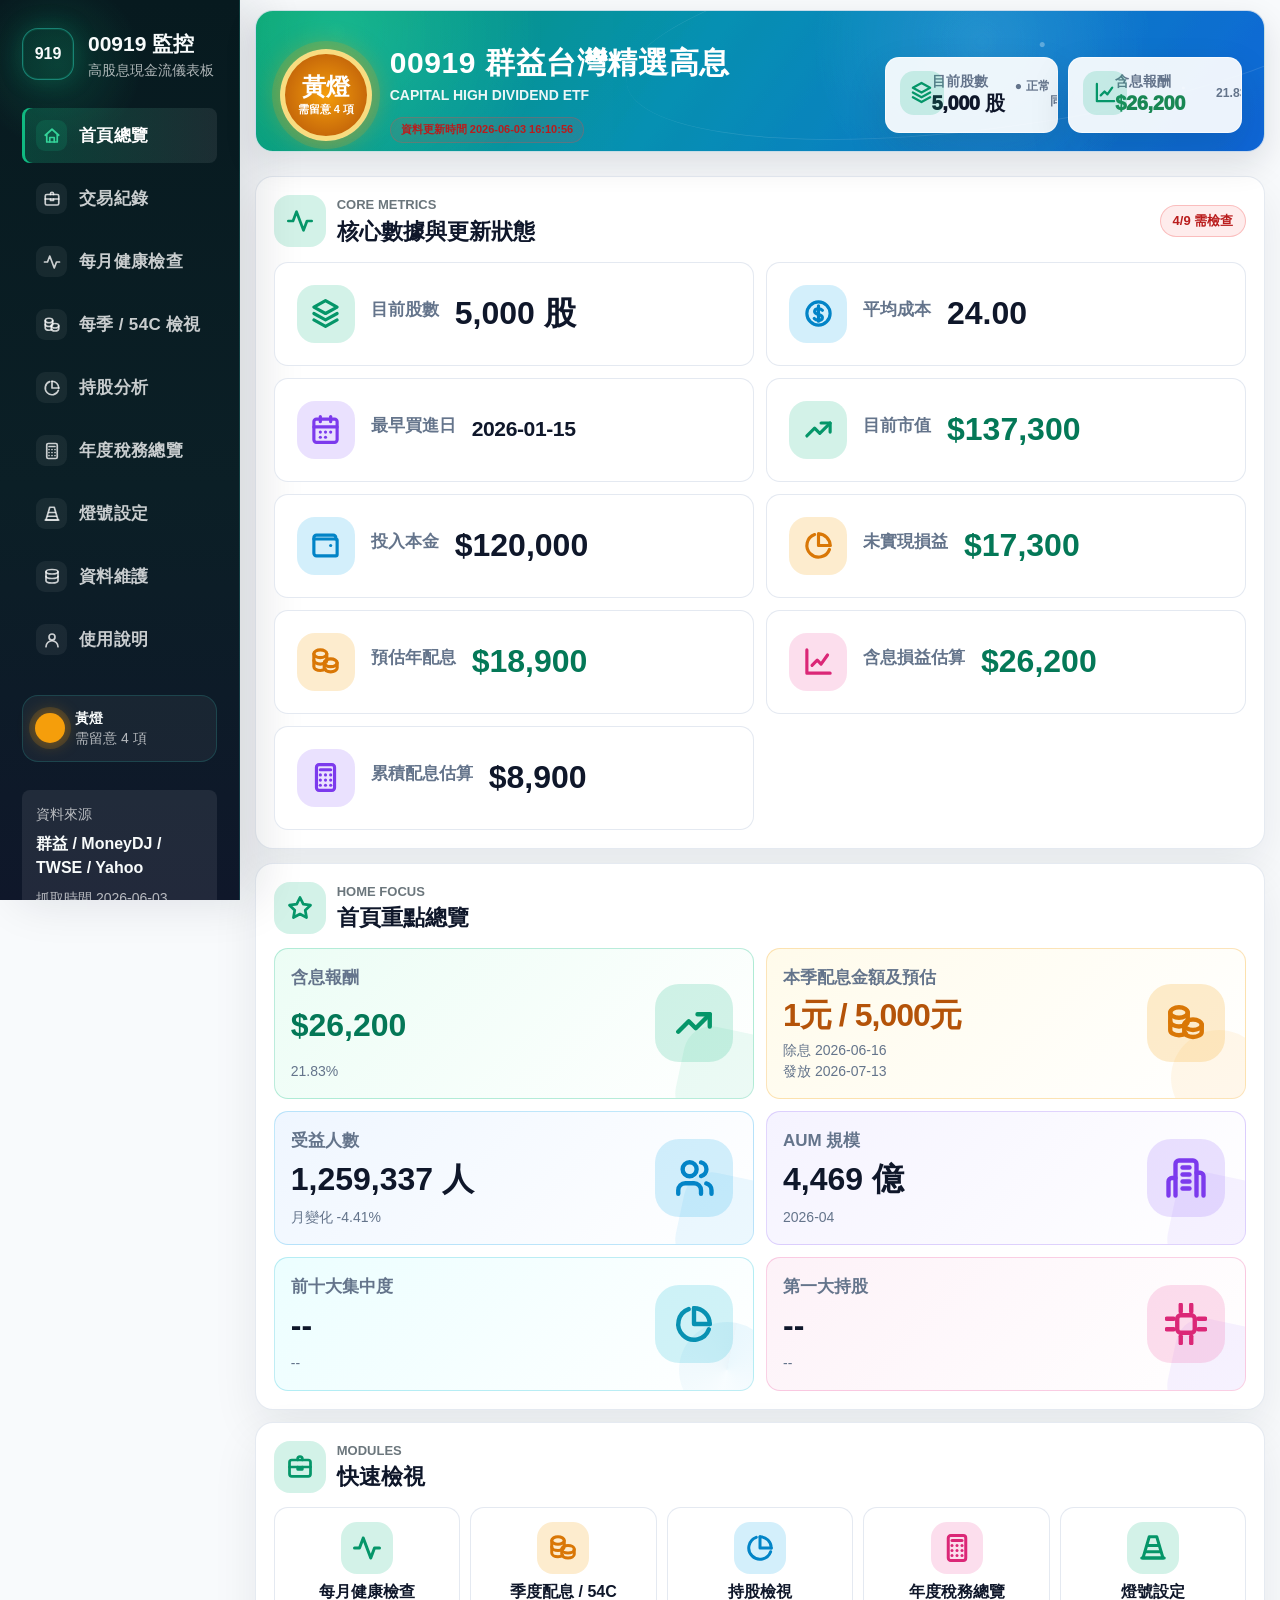
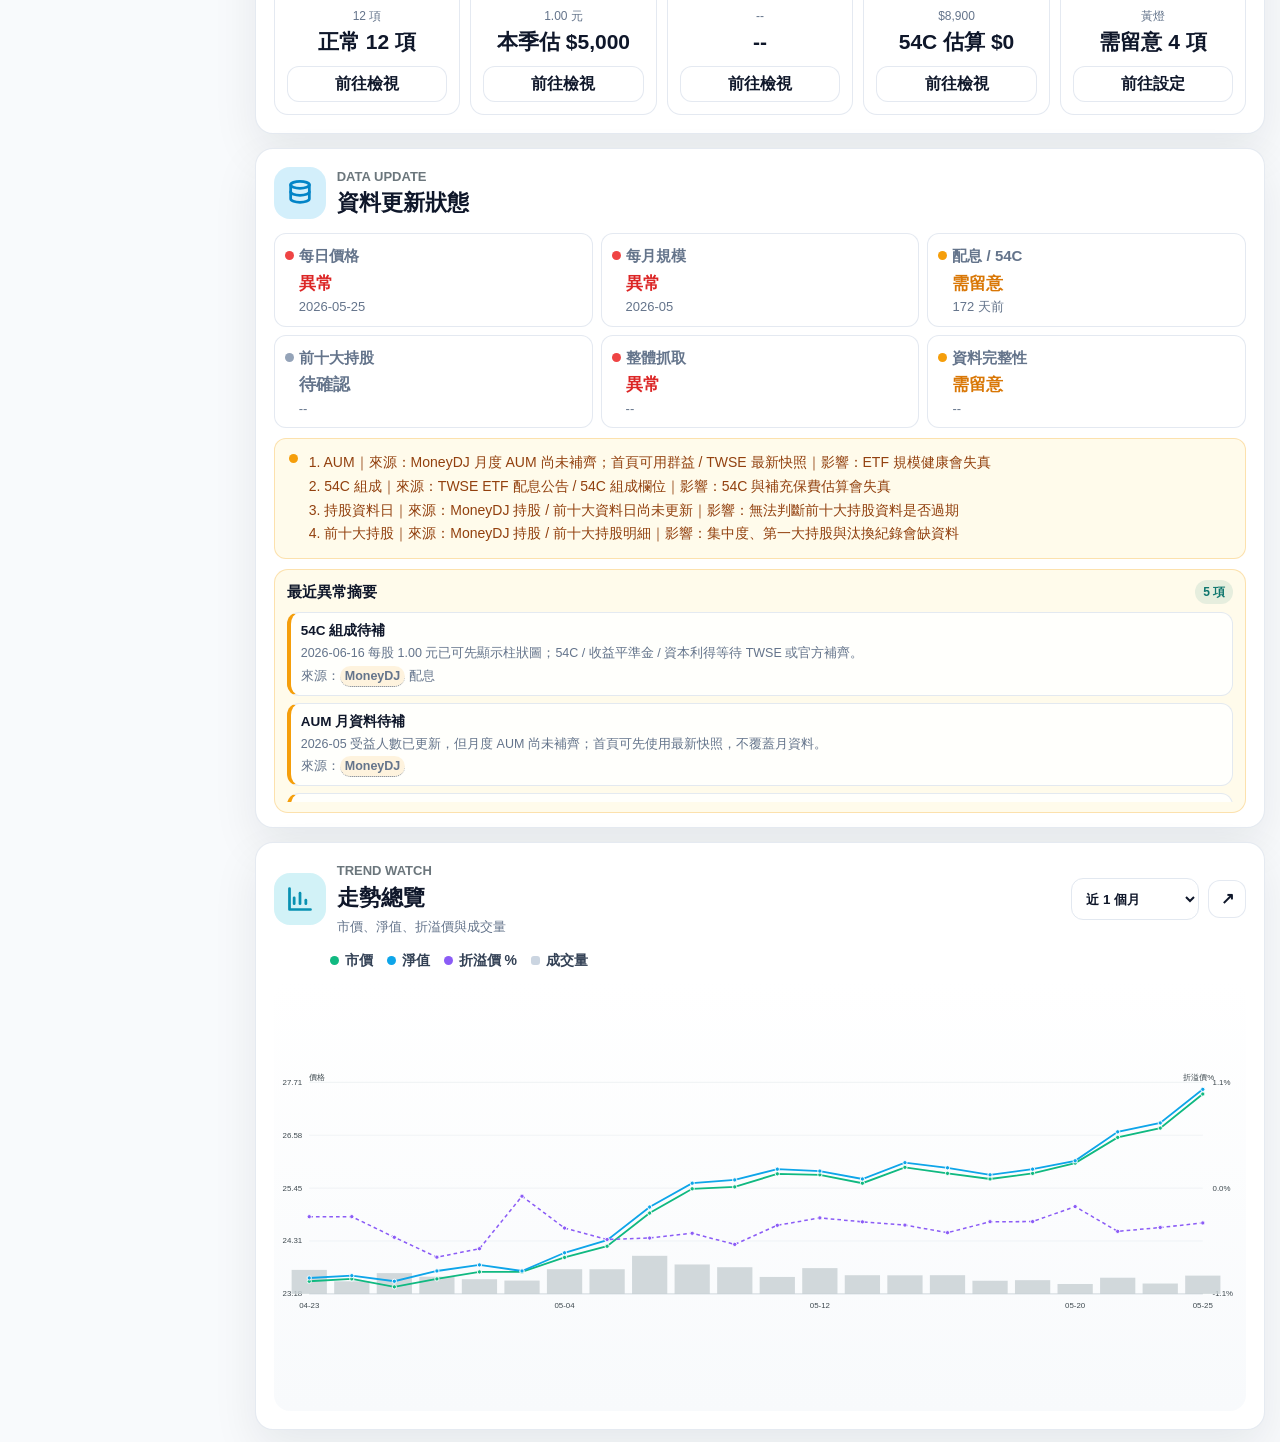
<file: static/index.html>
<!doctype html>
<html lang="zh-Hant">
  <head>
    <meta charset="utf-8" />
    <meta name="viewport" content="width=device-width, initial-scale=1" />
    <title>00919 監控儀表板</title>
    <link rel="stylesheet" href="assets/styles.css?v=20260626-ui75j" />
  </head>
  <body>
    <div class="app-shell">
      <aside class="sidebar">
        <div class="brand">
          <span class="brand-mark">919</span>
          <div>
            <h1>00919 監控</h1>
            <p>高股息現金流儀表板</p>
          </div>
        </div>
        <nav class="nav">
          <a class="active" href="#home"><span data-icon="home" data-icon-color="green"></span>首頁總覽</a>
          <a href="#trades"><span data-icon="briefcase" data-icon-color="blue"></span>交易紀錄</a>
          <a href="#monthly"><span data-icon="activity" data-icon-color="green"></span>每月健康檢查</a>
          <a href="#quarterly"><span data-icon="coins" data-icon-color="orange"></span>每季 / 54C 檢視</a>
          <a href="#holdings"><span data-icon="pieChart" data-icon-color="purple"></span>持股分析</a>
          <a href="#yearly"><span data-icon="calculator" data-icon-color="pink"></span>年度稅務總覽</a>
          <a href="#signal-settings"><span data-icon="trafficCone" data-icon-color="green"></span>燈號設定</a>
          <a href="#data-maintenance"><span data-icon="database" data-icon-color="blue"></span>資料維護</a>
          <a href="#manual"><span data-icon="user" data-icon-color="cyan"></span>使用說明</a>
        </nav>
        <div class="sidebar-signal">
          <span class="sidebar-signal__dot"></span>
          <div>
            <strong id="sidebarSignalLabel">綠燈</strong>
            <small id="sidebarSignalReason">所有數據正常</small>
          </div>
        </div>
        <div class="source-card">
          <span>資料來源</span>
          <strong class="source-card-summary" title="群益：官方確認；MoneyDJ：較快補配息事件/月度資料；TWSE：54C 與公告組成；Yahoo：每日市價與成交量。">群益 / MoneyDJ / TWSE / Yahoo</strong>
          <small id="fetchedAt">更新中...</small>
        </div>
      </aside>

      <main class="content" id="home">
        <header class="page-header">
          <div>
            <p class="eyebrow">Capital High Dividend ETF</p>
            <h2>00919 群益台灣精選高息</h2>
          </div>
          <div class="header-actions">
            <button class="icon-button" id="refreshButton" type="button" title="重新讀取資料">↻</button>
          </div>
        </header>

        <section class="mobile-home" aria-label="00919 手機首頁">
          <section class="mobile-home__hero hero-banner">
            <div class="hero-banner__glow"></div>
            <div class="hero-status-orb" id="mobileSignalOrb">
              <span id="mobileSignalLabel">綠燈</span>
              <small id="mobileSignalReason">所有數據正常</small>
            </div>
            <div class="hero-meta">
              <p>CAPITAL HIGH DIVIDEND ETF</p>
              <h2>00919 群益台灣精選高息</h2>
              <span class="ui-status-chip hero-time-chip" id="mobileFetchedAt">目前資料抓取時間 --</span>
              <span class="ui-status-chip hero-premium-chip" id="mobileHeroPremium">折溢價 --</span>
            </div>
            <div class="hero-actions">
              <button class="hero-action-button" id="mobileRefreshButton" type="button">↻ 更新資料</button>
              <button class="hero-more-button" type="button" aria-label="更多">•••</button>
            </div>
          </section>

          <section class="core-status-card">
            <div class="mobile-section-head">
              <div class="mobile-section-title">
                <span data-icon="activity" data-icon-color="green"></span>
                <h3>核心數據與更新狀態</h3>
              </div>
              <span class="ui-status-chip ui-status-chip--green" id="mobileCoreUpdateCount">-- 已更新</span>
            </div>
            <div class="core-status-grid">
              <article class="core-metric-tile" data-status="green">
                <span data-icon="layers" data-icon-color="green"></span>
                <span class="metric-label">目前股數</span>
                <strong id="mobileShares">--</strong>
                <small class="metric-status-line" id="mobileSharesStatus">● 正常　--</small>
              </article>
              <article class="core-metric-tile" data-status="green">
                <span data-icon="circleDollar" data-icon-color="blue"></span>
                <span class="metric-label">平均成本</span>
                <strong id="mobileAvgCost">--</strong>
                <small class="metric-status-line" id="mobileAvgCostStatus">● 正常　--</small>
              </article>
              <article class="core-metric-tile" data-status="green">
                <span data-icon="calendarDays" data-icon-color="purple"></span>
                <span class="metric-label">最早買進日</span>
                <strong id="mobileFirstTradeDate">--</strong>
                <small class="metric-status-line" id="mobileFirstTradeStatus">● 正常　--</small>
              </article>
              <article class="core-metric-tile" data-status="green">
                <span data-icon="trendingUp" data-icon-color="green"></span>
                <span class="metric-label">目前市值</span>
                <strong id="mobileMarketValue">--</strong>
                <small class="metric-status-line" id="mobileMarketValueStatus">● 正常　--</small>
              </article>
              <article class="core-metric-tile" data-status="green">
                <span data-icon="wallet" data-icon-color="blue"></span>
                <span class="metric-label">投入本金</span>
                <strong id="mobileTotalCost">--</strong>
                <small class="metric-status-line" id="mobileTotalCostStatus">● 正常　--</small>
              </article>
              <article class="core-metric-tile" data-status="green">
                <span data-icon="pieChart" data-icon-color="orange"></span>
                <span class="metric-label">未實現損益</span>
                <strong id="mobileUnrealizedPnl">--</strong>
                <small class="metric-status-line" id="mobileUnrealizedPnlStatus">● 正常　--</small>
              </article>
              <article class="core-metric-tile" data-status="green">
                <span data-icon="coins" data-icon-color="orange"></span>
                <span class="metric-label">預估年配息</span>
                <strong id="mobileAnnualDividend">--</strong>
                <small class="metric-status-line" id="mobileAnnualDividendStatus">● 正常　--</small>
              </article>
              <article class="core-metric-tile" data-status="green">
                <span data-icon="lineChart" data-icon-color="pink"></span>
                <span class="metric-label">含息損益估算</span>
                <strong id="mobileTotalReturn">--</strong>
                <small class="metric-status-line" id="mobileTotalReturnStatus">● 正常　--</small>
              </article>
              <article class="core-metric-tile" data-status="green">
                <span data-icon="calculator" data-icon-color="purple"></span>
                <span class="metric-label">累積配息估算</span>
                <strong id="mobileCumulativeDividend">--</strong>
                <small class="metric-status-line" id="mobileCumulativeDividendStatus">● 正常　--</small>
              </article>
            </div>
          </section>

          <section class="home-focus-card">
            <div class="mobile-section-head">
              <div class="mobile-section-title">
                <span data-icon="star" data-icon-color="green"></span>
                <h3>首頁重點總覽</h3>
              </div>
            </div>
            <div class="mobile-focus-grid">
              <article class="mobile-focus-tile focus-return">
                <span data-icon="trendingUp" data-icon-color="green"></span>
                <span>含息報酬</span>
                <strong id="mobileFocusTotalReturn">--</strong>
                <small id="mobileFocusTotalReturnRate">--</small>
              </article>
              <article class="mobile-focus-tile focus-dividend">
                <span data-icon="coins" data-icon-color="orange"></span>
                <span>本季配息金額及預估</span>
                <strong id="mobileFocusDividend">--</strong>
                <small id="mobileFocusDividendNote">--</small>
              </article>
              <article class="mobile-focus-tile focus-people">
                <span data-icon="users" data-icon-color="blue"></span>
                <span>受益人數</span>
                <strong id="mobileFocusBeneficiaries">--</strong>
                <small id="mobileFocusBeneficiariesNote">--</small>
              </article>
              <article class="mobile-focus-tile focus-aum">
                <span data-icon="building" data-icon-color="purple"></span>
                <span>AUM 規模</span>
                <strong id="mobileFocusAum">--</strong>
                <small id="mobileFocusAumNote">--</small>
              </article>
              <article class="mobile-focus-tile focus-top10">
                <span data-icon="pieChart" data-icon-color="cyan"></span>
                <span>前十大集中度</span>
                <strong id="mobileFocusTop10">--</strong>
                <small id="mobileFocusTop10Note">--</small>
              </article>
              <article class="mobile-focus-tile focus-holding">
                <span data-icon="cpu" data-icon-color="pink"></span>
                <span>第一大持股</span>
                <strong id="mobileFocusTopHolding">--</strong>
                <small id="mobileFocusTopHoldingNote">--</small>
              </article>
            </div>
          </section>

          <section class="trend-card">
            <div class="trend-card__head">
              <div class="mobile-section-title">
                <span data-icon="barChart" data-icon-color="cyan"></span>
                <div>
                  <h3>走勢總覽</h3>
                  <p>市價、淨值、折溢價與成交量</p>
                </div>
              </div>
              <div class="trend-actions">
                <select id="mobileRangeSelect" aria-label="手機圖表顯示區間">
                  <option value="week">近 1 週</option>
                  <option value="month" selected>近 1 月</option>
                  <option value="year">近 1 年</option>
                  <option value="all">全部</option>
                </select>
                <button class="trend-expand-button" type="button" aria-label="展開圖表">↗</button>
              </div>
            </div>
            <div class="mobile-chart-legend">
              <span><i class="dot price"></i>市價</span>
              <span><i class="dot navline"></i>淨值</span>
              <span><i class="dot discount"></i>折溢價 %</span>
              <span><i class="dot volume"></i>成交量</span>
            </div>
            <div id="mobileMainChart" class="mobile-chart"></div>
          </section>

          <section class="mobile-trade-entry-section" aria-label="手機新增交易">
            <div class="mobile-section-head mobile-trade-entry-head">
              <div class="mobile-section-title">
                <span data-icon="briefcase" data-icon-color="green"></span>
                <div>
                  <h3>手機新增交易</h3>
                  <p>欄位直接顯示；填完送出後寫入 Google Sheets Trades。</p>
                </div>
              </div>
            </div>
            <form id="mobileQuickTradeForm" class="mobile-quick-trade-form">
              <div class="mobile-trade-action-row" role="radiogroup" aria-label="買入或賣出">
                <label class="mobile-trade-radio is-buy active">
                  <input type="radio" name="mobileQuickTradeAction" value="buy" checked>
                  <span>買入</span>
                </label>
                <label class="mobile-trade-radio is-sell">
                  <input type="radio" name="mobileQuickTradeAction" value="sell">
                  <span>賣出</span>
                </label>
              </div>
              <div class="mobile-trade-grid">
                <label class="mobile-trade-field mobile-trade-date-field">
                  <span>交易日期</span>
                  <input id="mobileQuickTradeDate" type="date" required>
                </label>
                <label class="mobile-trade-field mobile-trade-shares-field">
                  <span>交易股數（股）</span>
                  <input id="mobileQuickTradeShares" type="number" min="1" step="1" value="1" required inputmode="numeric">
                </label>
                <label class="mobile-trade-field mobile-trade-price-field">
                  <span>平均成本 / 成交價</span>
                  <input id="mobileQuickTradePrice" type="number" min="0.01" step="0.01" value="0.00" required inputmode="decimal">
                </label>
                <label class="mobile-trade-field mobile-trade-source-field">
                  <span>資金來源 / 備註分類</span>
                  <select id="mobileQuickTradeNoteType">
                    <option value="股息再投入">股息再投入</option>
                    <option value="薪資投入">薪資投入</option>
                    <option value="年終投入">年終投入</option>
                    <option value="定期投入">定期投入</option>
                    <option value="閒置資金投入">閒置資金投入</option>
                    <option value="再平衡調整">再平衡調整</option>
                    <option value="部位調整">部位調整</option>
                    <option value="其他">其他</option>
                  </select>
                </label>
              </div>
              <label class="mobile-trade-note-field">
                <span>備註</span>
                <input id="mobileQuickTradeNote" type="text" placeholder="可留空，例如：定期投入、加碼原因">
              </label>
              <button id="mobileQuickTradeSubmit" class="mobile-trade-submit" type="submit">新增交易並寫入 Google Sheets</button>
              <p id="mobileQuickTradeStatus" class="mobile-trade-status">送出後會重新整理；看首頁目前股數是否增加即可確認。</p>
            </form>
          </section>
        </section>

        <section class="desktop-home" aria-label="00919 電腦版首頁">
          <section class="desktop-hero">
            <div class="desktop-hero__glow"></div>
            <div class="desktop-hero__orb" id="desktopSignalOrb">
              <span id="desktopSignalLabel">綠燈</span>
              <small id="desktopSignalReason">所有數據正常</small>
            </div>
            <div class="desktop-hero__meta">
              <h2>00919 群益台灣精選高息</h2>
              <p>CAPITAL HIGH DIVIDEND ETF</p>
              <span class="ui-status-chip hero-time-chip" id="desktopFetchedAt">資料更新時間 --</span>
            </div>
            <div class="desktop-hero__actions">
              <button class="desktop-hero-button" id="desktopRefreshButton" type="button">更新資料</button>
              <button class="desktop-more-button" type="button" aria-label="更多">•••</button>
            </div>
            <div class="desktop-hero-summary">
              <article class="desktop-hero-summary-card">
                <span data-icon="layers" data-icon-color="green"></span>
                <div>
                  <span>目前股數</span>
                  <strong id="desktopHeroShares">--</strong>
                  <small id="desktopHeroSharesStatus">● 正常　--</small>
                </div>
              </article>
              <article class="desktop-hero-summary-card">
                <span data-icon="lineChart" data-icon-color="green"></span>
                <div>
                  <span>含息報酬</span>
                  <strong id="desktopHeroTotalReturn">--</strong>
                  <small id="desktopHeroTotalReturnRate">--</small>
                </div>
              </article>
            </div>
          </section>

          <div class="desktop-main-grid">
            <section class="desktop-card desktop-core-panel">
              <div class="desktop-section-head">
                <div>
                  <span data-icon="activity" data-icon-color="green"></span>
                  <div>
                    <p class="eyebrow">Core Metrics</p>
                    <h3>核心數據與更新狀態</h3>
                  </div>
                </div>
                <span class="ui-status-chip ui-status-chip--green" id="desktopCoreUpdateCount">-- 已更新</span>
              </div>
              <div class="desktop-core-grid">
                <article class="core-metric-tile" data-status="green">
                  <span data-icon="layers" data-icon-color="green"></span>
                  <span class="metric-label">目前股數</span>
                  <strong id="desktopShares">--</strong>
                  <small class="metric-status-line" id="desktopSharesStatus">● 正常　--</small>
                </article>
                <article class="core-metric-tile" data-status="green">
                  <span data-icon="circleDollar" data-icon-color="blue"></span>
                  <span class="metric-label">平均成本</span>
                  <strong id="desktopAvgCost">--</strong>
                  <small class="metric-status-line" id="desktopAvgCostStatus">● 正常　--</small>
                </article>
                <article class="core-metric-tile" data-status="green">
                  <span data-icon="calendarDays" data-icon-color="purple"></span>
                  <span class="metric-label">最早買進日</span>
                  <strong id="desktopFirstTradeDate">--</strong>
                  <small class="metric-status-line" id="desktopFirstTradeStatus">● 正常　--</small>
                </article>
                <article class="core-metric-tile" data-status="green">
                  <span data-icon="trendingUp" data-icon-color="green"></span>
                  <span class="metric-label">目前市值</span>
                  <strong id="desktopMarketValue">--</strong>
                  <small class="metric-status-line" id="desktopMarketValueStatus">● 正常　--</small>
                </article>
                <article class="core-metric-tile" data-status="green">
                  <span data-icon="wallet" data-icon-color="blue"></span>
                  <span class="metric-label">投入本金</span>
                  <strong id="desktopTotalCost">--</strong>
                  <small class="metric-status-line" id="desktopTotalCostStatus">● 正常　--</small>
                </article>
                <article class="core-metric-tile" data-status="green">
                  <span data-icon="pieChart" data-icon-color="orange"></span>
                  <span class="metric-label">未實現損益</span>
                  <strong id="desktopUnrealizedPnl">--</strong>
                  <small class="metric-status-line" id="desktopUnrealizedPnlStatus">● 正常　--</small>
                </article>
                <article class="core-metric-tile" data-status="green">
                  <span data-icon="coins" data-icon-color="orange"></span>
                  <span class="metric-label">預估年配息</span>
                  <strong id="desktopAnnualDividend">--</strong>
                  <small class="metric-status-line" id="desktopAnnualDividendStatus">● 正常　--</small>
                </article>
                <article class="core-metric-tile" data-status="green">
                  <span data-icon="lineChart" data-icon-color="pink"></span>
                  <span class="metric-label">含息損益估算</span>
                  <strong id="desktopTotalReturn">--</strong>
                  <small class="metric-status-line" id="desktopTotalReturnStatus">● 正常　--</small>
                </article>
                <article class="core-metric-tile" data-status="green">
                  <span data-icon="calculator" data-icon-color="purple"></span>
                  <span class="metric-label">累積配息估算</span>
                  <strong id="desktopCumulativeDividend">--</strong>
                  <small class="metric-status-line" id="desktopCumulativeDividendStatus">● 正常　--</small>
                </article>
              </div>
            </section>

            <section class="desktop-card desktop-focus-panel">
              <div class="desktop-section-head">
                <div>
                  <span data-icon="star" data-icon-color="green"></span>
                  <div>
                    <p class="eyebrow">Home Focus</p>
                    <h3>首頁重點總覽</h3>
                  </div>
                </div>
              </div>
              <div class="desktop-focus-grid">
                <article class="desktop-focus-card focus-return">
                  <span data-icon="trendingUp" data-icon-color="green"></span>
                  <span>含息報酬</span>
                  <strong id="desktopFocusTotalReturn">--</strong>
                  <small id="desktopFocusTotalReturnRate">--</small>
                </article>
                <article class="desktop-focus-card focus-dividend">
                  <span data-icon="coins" data-icon-color="orange"></span>
                  <span>本季配息金額及預估</span>
                  <strong id="desktopFocusDividend">--</strong>
                  <small id="desktopFocusDividendNote">--</small>
                </article>
                <article class="desktop-focus-card focus-people">
                  <span data-icon="users" data-icon-color="blue"></span>
                  <span>受益人數</span>
                  <strong id="desktopFocusBeneficiaries">--</strong>
                  <small id="desktopFocusBeneficiariesNote">--</small>
                </article>
                <article class="desktop-focus-card focus-aum">
                  <span data-icon="building" data-icon-color="purple"></span>
                  <span>AUM 規模</span>
                  <strong id="desktopFocusAum">--</strong>
                  <small id="desktopFocusAumNote">--</small>
                </article>
                <article class="desktop-focus-card focus-top10">
                  <span data-icon="pieChart" data-icon-color="cyan"></span>
                  <span>前十大集中度</span>
                  <strong id="desktopFocusTop10">--</strong>
                  <small id="desktopFocusTop10Note">--</small>
                </article>
                <article class="desktop-focus-card focus-holding">
                  <span data-icon="cpu" data-icon-color="pink"></span>
                  <span>第一大持股</span>
                  <strong id="desktopFocusTopHolding">--</strong>
                  <small id="desktopFocusTopHoldingNote">--</small>
                </article>
              </div>
            </section>
          </div>

          <div class="desktop-lower-grid">
            <section class="desktop-card desktop-chart-panel">
              <div class="desktop-section-head">
                <div>
                  <span data-icon="barChart" data-icon-color="cyan"></span>
                  <div>
                    <p class="eyebrow">Trend Watch</p>
                    <h3>走勢總覽</h3>
                    <small>市價、淨值、折溢價與成交量</small>
                  </div>
                </div>
                <div class="desktop-chart-actions">
                  <select id="desktopRangeSelect" aria-label="桌機圖表顯示區間">
                    <option value="week">近 1 週</option>
                    <option value="month" selected>近 1 個月</option>
                    <option value="year">近 1 年</option>
                    <option value="all">全部</option>
                  </select>
                  <button class="desktop-icon-button" type="button" aria-label="展開圖表">↗</button>
                </div>
              </div>
              <div class="desktop-chart-legend">
                <span><i class="dot price"></i>市價</span>
                <span><i class="dot navline"></i>淨值</span>
                <span><i class="dot discount"></i>折溢價 %</span>
                <span><i class="dot volume"></i>成交量</span>
              </div>
              <div id="desktopMainChart" class="desktop-chart"></div>
            </section>

            <aside class="desktop-side-stack">
              <section class="desktop-card desktop-module-panel">
                <div class="desktop-section-head">
                  <div>
                    <span data-icon="briefcase" data-icon-color="green"></span>
                    <div>
                      <p class="eyebrow">Modules</p>
                      <h3>快速檢視</h3>
                    </div>
                  </div>
                </div>
                <div class="desktop-module-grid">
                  <article class="desktop-module-card">
                    <span data-icon="activity" data-icon-color="green"></span>
                    <h4>每月健康檢查</h4>
                    <p>本月健康項目 12 項</p>
                    <strong id="desktopModuleMonthly">正常 12 項</strong>
                    <a class="desktop-action-button" href="#monthly">前往檢視</a>
                  </article>
                  <article class="desktop-module-card">
                    <span data-icon="coins" data-icon-color="orange"></span>
                    <h4>季度配息 / 54C</h4>
                    <p id="desktopModuleDividend">最新配息 --</p>
                    <strong id="desktopModuleDividendCash">--</strong>
                    <a class="desktop-action-button" href="#quarterly">前往檢視</a>
                  </article>
                  <article class="desktop-module-card">
                    <span data-icon="pieChart" data-icon-color="blue"></span>
                    <h4>持股檢視</h4>
                    <p id="desktopModuleHolding">第一大持股 --</p>
                    <strong id="desktopModuleHoldingWeight">--</strong>
                    <a class="desktop-action-button" href="#holdings">前往檢視</a>
                  </article>
                  <article class="desktop-module-card">
                    <span data-icon="calculator" data-icon-color="pink"></span>
                    <h4>年度稅務總覽</h4>
                    <p id="desktopModuleYearly">年度配息總額 --</p>
                    <strong id="desktopModule54c">年度 54C 估算 --</strong>
                    <a class="desktop-action-button" href="#yearly">前往檢視</a>
                  </article>
                  <article class="desktop-module-card">
                    <span data-icon="trafficCone" data-icon-color="green"></span>
                    <h4>燈號設定</h4>
                    <p id="desktopModuleSignal">目前燈號 --</p>
                    <strong id="desktopModuleSignalReason">--</strong>
                    <a class="desktop-action-button" href="#signal-settings">前往設定</a>
                  </article>
                </div>
              </section>

              <section class="desktop-card desktop-data-status-compact">
                <div class="desktop-section-head">
                  <div>
                    <span data-icon="database" data-icon-color="blue"></span>
                    <div>
                      <p class="eyebrow">Data Update</p>
                      <h3>資料更新狀態</h3>
                    </div>
                  </div>
                  <button class="desktop-mini-button" id="desktopStatusRefreshButton" type="button">更新資料</button>
                </div>
                <div class="desktop-status-list">
                  <div class="desktop-status-row" data-status="green"><span>每日價格</span><strong id="desktopFreshDailyStatus">--</strong><small id="desktopFreshDailyDate">--</small></div>
                  <div class="desktop-status-row" data-status="green"><span>每月規模</span><strong id="desktopFreshMonthlyStatus">--</strong><small id="desktopFreshMonthlyDate">--</small></div>
                  <div class="desktop-status-row" data-status="green"><span>配息 / 54C</span><strong id="desktopFreshDividendStatus">--</strong><small id="desktopFreshDividendDate">--</small></div>
                  <div class="desktop-status-row" data-status="green"><span>前十大持股</span><strong id="desktopFreshHoldingsStatus">--</strong><small id="desktopFreshHoldingsDate">--</small></div>
                  <div class="desktop-status-row" data-status="green"><span>整體抓取</span><strong id="desktopFreshFetchedStatus">--</strong><small id="desktopFreshFetchedAt">--</small></div>
                  <div class="desktop-status-row desktop-status-row--integrity" data-status="green"><span>資料完整性</span><strong id="desktopFreshIntegrityStatus">--</strong><small id="desktopFreshIntegrityNote">--</small></div>
                </div>
                <div class="desktop-integrity-detail" id="desktopIntegrityDetail" data-status="green">資料完整性正常：所有關鍵欄位可用。</div>
                <div class="recent-anomaly-summary desktop-anomaly-summary" id="desktopAnomalySummary" data-status="green">
                  <div class="recent-anomaly-head"><strong>最近異常摘要</strong><small id="desktopAnomalyCount">--</small></div>
                  <div class="recent-anomaly-list" id="desktopAnomalyList">讀取中...</div>
                </div>
              </section>
            </aside>
          </div>
        </section>

        <section class="hero-grid">
          <div class="position-panel">
            <div class="panel-title">
              <span>倉位資訊</span>
              <small>由交易紀錄自動計算</small>
            </div>
            <div class="position-summary">
              <div>
                <span>目前股數</span>
                <strong id="holdingShares">--</strong>
              </div>
              <div>
                <span>平均成本</span>
                <strong id="avgCost">--</strong>
              </div>
              <div>
                <span>最早買進日</span>
                <strong id="firstTradeDate">--</strong>
              </div>
            </div>
            <div class="metric-grid">
              <div class="metric primary">
                <span>目前市值</span>
                <strong id="marketValue">--</strong>
              </div>
              <div class="metric">
                <span>投入本金</span>
                <strong id="totalCost">--</strong>
              </div>
              <div class="metric">
                <span>未實現損益</span>
                <strong id="unrealizedPnl">--</strong>
              </div>
              <div class="metric">
                <span>預估年配息</span>
                <strong id="annualDividend">--</strong>
              </div>
              <div class="metric">
                <span>累積配息估算</span>
                <strong id="cumulativeDividend">--</strong>
              </div>
              <div class="metric">
                <span>含息損益估算</span>
                <strong id="totalReturn">--</strong>
              </div>
            </div>
          </div>

          <div class="status-panel">
            <div class="panel-title">
              <span>總燈號及股價資訊</span>
              <small id="latestDate">--</small>
            </div>
            <div class="signal-wrap">
              <div class="signal-light" id="signalLight"></div>
              <div>
                <strong id="signalLabel">讀取中</strong>
                <p id="signalReason">正在載入最新資料。</p>
              </div>
            </div>
            <div class="snapshot">
              <div>
                <span>市價</span>
                <strong id="latestPrice">--</strong>
              </div>
              <div>
                <span>淨值</span>
                <strong id="latestNav">--</strong>
              </div>
              <div>
                <span>折溢價</span>
                <strong id="latestDiscount">--</strong>
              </div>
              <div>
                <span>成交量 最新交易日</span>
                <strong id="latestVolume">--</strong>
              </div>
            </div>
          </div>
          <section class="data-freshness-section">
          <div class="section-head compact">
            <div>
              <p class="eyebrow">Data Update</p>
              <h3>資料更新狀態</h3>
            </div>
            <button class="refresh-action" id="homeRefreshButton" type="button">更新資料</button>
          </div>
          <div class="freshness-grid">
            <article class="freshness-card">
              <span>每日價格</span>
              <strong id="freshDailyStatus">--</strong>
              <small id="freshDailyDate">--</small>
            </article>
            <article class="freshness-card">
              <span>每月規模</span>
              <strong id="freshMonthlyStatus">--</strong>
              <small id="freshMonthlyDate">--</small>
            </article>
            <article class="freshness-card">
              <span>配息 / 54C</span>
              <strong id="freshDividendStatus">--</strong>
              <small id="freshDividendDate">--</small>
            </article>
            <article class="freshness-card">
              <span>前十大持股</span>
              <strong id="freshHoldingsStatus">--</strong>
              <small id="freshHoldingsDate">--</small>
            </article>
            <article class="freshness-card">
              <span>整體抓取</span>
              <strong id="freshFetchedStatus">--</strong>
              <small id="freshFetchedAt">--</small>
            </article>
            <article class="freshness-card freshness-card--integrity">
              <span>資料完整性</span>
              <strong id="freshIntegrityStatus">--</strong>
              <small id="freshIntegrityNote">--</small>
            </article>
          </div>
          <div class="mobile-integrity-detail" id="mobileIntegrityDetail" data-status="green">資料完整性正常：所有關鍵欄位可用。</div>
          <div class="recent-anomaly-summary mobile-anomaly-summary" id="mobileAnomalySummary" data-status="green">
            <div class="recent-anomaly-head"><strong>最近異常摘要</strong><small id="mobileAnomalyCount">--</small></div>
            <div class="recent-anomaly-list" id="mobileAnomalyList">讀取中...</div>
          </div>
          </section>
        </section>

        <section class="home-focus-section">
          <div class="section-head compact">
            <div>
              <p class="eyebrow">Home Focus</p>
              <h3>首頁重點總覽</h3>
            </div>
            <small>把各分頁最需要掃一眼的數字集中到首頁</small>
          </div>
          <div class="home-focus-grid">
            <article class="focus-card primary">
              <span>含息報酬</span>
              <strong id="homeTotalReturn">--</strong>
              <small id="homeTotalReturnRate">--</small>
            </article>
            <article class="focus-card">
              <span>本季配息金額及預估</span>
              <strong id="homeLatestDividend">--</strong>
              <small id="homeLatestDividendDate">--</small>
            </article>
            <article class="focus-card">
              <span>本次 54C</span>
              <strong id="homeLatest54c">--</strong>
              <small id="homeLatest54cNote">--</small>
            </article>
            <article class="focus-card">
              <span>補充保費觀察</span>
              <strong id="homePremiumWatch">--</strong>
              <small id="homePremiumNote">--</small>
            </article>
            <article class="focus-card">
              <span>AUM 規模</span>
              <strong id="homeAum">--</strong>
              <small id="homeAumMonth">--</small>
            </article>
            <article class="focus-card">
              <span>受益人數</span>
              <strong id="homeBeneficiaries">--</strong>
              <small id="homeBeneficiaryChange">--</small>
            </article>
            <article class="focus-card">
              <span>前十大集中度</span>
              <strong id="homeTop10Total">--</strong>
              <small id="homeTop10Date">--</small>
            </article>
            <article class="focus-card">
              <span>第一大持股</span>
              <strong id="homeTopHolding">--</strong>
              <small id="homeTopHoldingWeight">--</small>
            </article>
          </div>
        </section>

        <section class="chart-section" id="daily">
          <div class="section-head">
            <div>
              <p class="eyebrow">Daily Watch</p>
              <h3>市價、淨值、折溢價與成交量</h3>
            </div>
            <div class="chart-tools">
              <label class="range-label">
                顯示區間
                <select id="rangeSelect">
                  <option value="week">近 1 週</option>
                  <option value="month" selected>近 1 月</option>
                  <option value="year">近 1 年</option>
                  <option value="all">全部</option>
                </select>
              </label>
              <div class="legend">
                <span><i class="line price"></i>市價</span>
                <span><i class="line navline"></i>淨值</span>
                <span><i class="line discount"></i>折溢價 %</span>
                <span><i class="bar"></i>成交量</span>
              </div>
            </div>
          </div>
          <div id="mainChart" class="chart"></div>
          <p class="chart-note">折溢價使用右側百分比軸；線條位置與市價/淨值上下交錯不代表溢價或折價，請以百分比數字判斷。</p>
        </section>

        <section class="trade-section" id="trades">
          <div class="section-head trade-section-head">
            <div class="trade-title-block">
              <p class="eyebrow">Trade Log</p>
              <div class="trade-title-line">
                <h3>交易紀錄</h3>
                <a class="trade-entry-chip" href="/?native_page=trade_entry" target="_blank" rel="noopener noreferrer" data-trade-entry-link="true">＋ 新增交易</a>
              </div>
            </div>
            <small>只顯示正式交易紀錄；新增、匯入、匯出與下載範本集中在獨立交易頁。</small>
          </div>

          <div class="trade-stats trade-summary-stats">
            <div>
              <span>目前股數</span>
              <strong id="tradeStatShares">--</strong>
            </div>
            <div>
              <span>平均成本</span>
              <strong id="tradeStatAvgCost">--</strong>
            </div>
            <div>
              <span>投入本金</span>
              <strong id="tradeStatCost">--</strong>
            </div>
            <div>
              <span>累積配息估算</span>
              <strong id="tradeStatDividend">--</strong>
            </div>
            <div>
              <span>目前市值</span>
              <strong id="tradeStatMarketValue">--</strong>
            </div>
            <div>
              <span>未實現損益</span>
              <strong id="tradeStatPnl">--</strong>
            </div>
            <div>
              <span>含息損益估算</span>
              <strong id="tradeStatTotalReturn">--</strong>
            </div>
          </div>


          <div class="table-wrap trade-table-wrap">
            <table class="trade-table">
              <thead>
                <tr>
                  <th>買 / 賣</th>
                  <th>交易日期</th>
                  <th>交易股數</th>
                  <th>成交價位</th>
                  <th>交易金額</th>
                  <th>分類</th>
                  <th>自訂備註</th>
                  <th></th>
                </tr>
              </thead>
              <tbody id="tradeTableBody"></tbody>
            </table>
          </div>

        </section>

        <section class="monthly-section" id="monthly">
          <div class="section-head">
            <div>
              <p class="eyebrow">Monthly Health Check</p>
              <h3>每月健康檢查</h3>
            </div>
            <small>每月模組燈號會回饋到首頁總燈號，首頁仍是唯一總判斷</small>
          </div>

          <div class="monthly-signal-card">
            <div class="mini-signal-light" id="monthlySignalLight"></div>
            <div>
              <strong id="monthlySignalLabel">讀取中</strong>
              <p id="monthlySignalReason">等待月度資料整理。</p>
            </div>
          </div>

          <div class="monthly-chart-grid">
            <article class="monthly-chart-card">
              <div class="panel-title">
                <span>我的含息報酬</span>
                <small>相對投入成本 / 市值損益 / 含息損益</small>
              </div>
              <div class="monthly-legend">
                <span><i class="line cost"></i>投入成本基準</span>
                <span><i class="line market"></i>市值損益</span>
                <span><i class="line total"></i>含息損益</span>
              </div>
              <div id="monthlyReturnChart" class="monthly-chart"></div>
            </article>

            <article class="monthly-chart-card">
              <div class="panel-title">
                <span>ETF 規模健康</span>
                <small>AUM / 受益人數</small>
              </div>
              <div class="monthly-legend">
                <span><i class="line aum"></i>AUM 規模</span>
                <span><i class="line beneficiary"></i>受益人數</span>
              </div>
              <div id="monthlyEtfHealthChart" class="monthly-chart etf-health-empty"></div>
            </article>
          </div>

          <div class="monthly-table-grid">
            <div class="table-wrap monthly-table-wrap">
              <table class="trade-table monthly-table">
                <thead>
                  <tr>
                    <th>月份</th>
                    <th>月底股數</th>
                    <th>投入成本</th>
                    <th>月均市值</th>
                    <th>累積配息</th>
                    <th>含息總值</th>
                    <th>含息損益</th>
                    <th>含息報酬率</th>
                  </tr>
                </thead>
                <tbody id="monthlyReturnTableBody"></tbody>
              </table>
            </div>
            <div class="table-wrap monthly-table-wrap">
              <table class="trade-table monthly-table">
                <thead>
                  <tr>
                    <th>月份</th>
                    <th>AUM</th>
                    <th>受益人數</th>
                    <th>月變化</th>
                  </tr>
                </thead>
                <tbody id="monthlyEtfTableBody"></tbody>
              </table>
            </div>
          </div>
        </section>

        <section class="quarterly-section" id="quarterly">
          <div class="section-head">
            <div>
              <p class="eyebrow">Quarterly Dividend</p>
              <h3>每季配息與 54C 估算</h3>
            </div>
            <small>依歷史配息與除息日持股估算，正式報稅仍以券商與稅務資料為準</small>
          </div>

          <div class="dividend-summary-grid">
            <article class="dividend-card accent">
              <span>最近除息日</span>
              <strong id="latestDividendExDate">--</strong>
              <small id="latestDividendPayDate">發放日 --</small>
            </article>
            <article class="dividend-card">
              <span>每股配息</span>
              <strong id="latestDividendPerShare">--</strong>
              <small>00919 單次配息</small>
            </article>
            <article class="dividend-card">
              <span>配息資格股數</span>
              <strong id="latestDividendShares">--</strong>
              <small>以最後申購日回推</small>
            </article>
            <article class="dividend-card">
              <span>本次配息估算</span>
              <strong id="latestDividendCash">--</strong>
              <small>每股配息 × 當時股數</small>
            </article>
            <article class="dividend-card">
              <span>本次 54C 估算</span>
              <strong id="latestDividend54c">--</strong>
              <small id="latestDividend54cNote">股利所得比例 --</small>
            </article>
            <article class="dividend-card">
              <span>補充保費觀察</span>
              <strong id="latestDividendHealth">--</strong>
              <small>暫以54C估算值觀察</small>
            </article>
          </div>

          <div class="quarterly-layout">
            <div class="table-wrap dividend-table-wrap">
              <table class="trade-table dividend-table">
                <thead>
                  <tr>
                    <th>除息日</th>
                    <th>發放日</th>
                    <th>每股配息</th>
                    <th>股利所得</th>
                    <th>收益平準金</th>
                    <th>資本利得</th>
                    <th>當時股數</th>
                    <th>配息估算</th>
                    <th>54C 估算</th>
                    <th>補充保費</th>
                  </tr>
                </thead>
                <tbody id="dividendTableBody"></tbody>
              </table>
            </div>

            <aside class="yearly-dividend-card">
              <div class="panel-title">
                <span>年度配息統計</span>
                <small>依除息年度彙總</small>
              </div>
              <div id="dividendYearChart" class="dividend-bar-chart"></div>
              <div id="dividendYearStats" class="yearly-stat-list"></div>
            </aside>
          </div>
        </section>

        <section class="holdings-section" id="holdings">
          <div class="section-head">
            <div>
              <p class="eyebrow">Holdings Review</p>
              <h3>前十大持股與占比變化</h3>
            </div>
            <small id="holdingsDataDate">等待持股資料</small>
          </div>

          <div class="holdings-summary-grid">
            <article class="dividend-card accent">
              <span>最新持股資料日</span>
              <strong id="holdingsLatestDate">--</strong>
              <small>MoneyDJ 持股明細</small>
            </article>
            <article class="dividend-card">
              <span>前十大合計</span>
              <strong id="top10TotalWeight">--</strong>
              <small>觀察集中度</small>
            </article>
            <article class="dividend-card">
              <span>第一大持股</span>
              <strong id="topHoldingName">--</strong>
              <small id="topHoldingWeight">--</small>
            </article>
            <article class="dividend-card">
              <span>前十大汰換</span>
              <strong id="holdingRotationCount">--</strong>
              <small id="holdingRotationSummary">等待下一次快照</small>
            </article>
          </div>

          <div class="holding-rotation-card">
            <div class="panel-title">
              <span>前十大汰換紀錄</span>
              <small id="holdingRotationPeriod">需要至少兩次持股快照才會顯示變動</small>
            </div>
            <div id="holdingRotationList" class="holding-rotation-list"></div>
          </div>

          <div class="holdings-grid">
            <article class="monthly-chart-card">
              <div class="panel-title">
                <span>前十大持股占比</span>
                <small>股票名稱已整合代號，滑過橫條可看持有股數</small>
              </div>
              <div id="topHoldingsChart" class="holdings-chart large"></div>
            </article>
            <article class="monthly-chart-card">
              <div class="panel-title">
                <span>產業分布</span>
                <small>用來看金融、半導體、航運等配置重心</small>
              </div>
              <div id="industryChart" class="holdings-chart large"></div>
            </article>
          </div>
        </section>

        <section class="yearly-section" id="yearly">
          <div class="section-head">
            <div>
              <p class="eyebrow">Yearly Tax Review</p>
              <h3>年度配息與稅務總覽</h3>
            </div>
            <small>年度金額依除息日持股估算，正式報稅仍以券商與稅務資料為準</small>
          </div>

          <div class="monthly-signal-card yearly-signal-card">
            <div class="mini-signal-light" id="yearlySignalLight"></div>
            <div>
              <strong id="yearlySignalLabel">讀取中</strong>
              <p id="yearlySignalReason">等待年度配息資料整理。</p>
            </div>
          </div>

          <div class="yearly-summary-grid">
            <article class="dividend-card accent">
              <span>年度配息總額</span>
              <strong id="yearlyLatestCash">--</strong>
              <small id="yearlyLatestStatus">--</small>
            </article>
            <article class="dividend-card">
              <span>年度 54C 估算</span>
              <strong id="yearlyLatest54c">--</strong>
              <small>依股利所得比例估算</small>
            </article>
            <article class="dividend-card">
              <span>補充保費觀察</span>
              <strong id="yearlyLatestPremium">--</strong>
              <small>暫以單次 54C 門檻判斷</small>
            </article>
            <article class="dividend-card">
              <span>配息次數</span>
              <strong id="yearlyLatestCount">--</strong>
              <small>四季齊全才是完整年度</small>
            </article>
          </div>

          <article class="monthly-chart-card yearly-chart-card">
            <div class="panel-title">
              <span>年度配息、54C 與補充保費</span>
              <small>柱狀圖為配息總額，其中深色段為 54C；折線用右軸顯示 54C 占比</small>
            </div>
            <div class="monthly-legend">
              <span><i class="legend-dot yearly-non54c"></i>配息總額</span>
              <span><i class="legend-dot yearly-54c"></i>54C 金額</span>
              <span><i class="line yearly-premium"></i>54C 占比</span>
            </div>
            <div id="yearlyTaxChart" class="yearly-tax-chart"></div>
          </article>

          <div class="table-wrap yearly-tax-table-wrap">
            <table class="trade-table yearly-tax-table">
              <thead>
                <tr>
                  <th>年度</th>
                  <th>配息次數</th>
                  <th>年度配息總額</th>
                  <th>年度 54C 估算</th>
                  <th>補充保費估算</th>
                  <th>54C 占比</th>
                  <th>狀態</th>
                </tr>
              </thead>
              <tbody id="yearlyTaxTableBody"></tbody>
            </table>
          </div>
        </section>

        <section class="settings-section" id="signal-settings">
          <div class="section-head">
            <div>
              <p class="eyebrow">Signal Settings</p>
              <h3>燈號設定</h3>
            </div>
            <small>設定會儲存在目前瀏覽器，儲存後各頁燈號會重新計算。</small>
          </div>

          <div class="settings-intro">
            <div>
              <strong>總燈號會依照下方門檻重新計算：折溢價、受益人、54C / 補充保費與前十大持股觀察都會納入。</strong>
              <p>市價與淨值 / 折溢價差 1 個交易日視為正常；落後 2 個交易日以上才提醒。前十大集中度只看「過度集中」：高於或等於門檻才黃燈，降低不會警報；門檻設 0 可停用集中度提醒。</p>
            </div>
            <span id="signalSettingsMessage" class="settings-message"></span>
          </div>

          <article class="settings-card signal-diagnostics-card">
            <div class="panel-title">
              <span>目前燈號診斷</span>
              <small>用目前資料對照你的設定門檻；儲存設定後會立即重算。</small>
            </div>
            <div class="settings-diagnostics-table-wrap">
              <table class="settings-diagnostics-table">
                <thead>
                  <tr>
                    <th>項目</th>
                    <th>目前數值</th>
                    <th>門檻</th>
                    <th>狀態</th>
                  </tr>
                </thead>
                <tbody id="signalDiagnosticsBody">
                  <tr><td colspan="4">等待資料載入...</td></tr>
                </tbody>
              </table>
            </div>
          </article>

          <form id="signalSettingsForm" class="settings-form">
            <article class="settings-card">
              <div class="panel-title">
                <span>每日總覽</span>
                <small>折溢價偏離淨值時提醒</small>
              </div>
              <div class="settings-fields">
                <label>
                  折溢價黃燈門檻 (%)
                  <input id="settingPremiumDiscountYellowPct" type="number" step="0.1" min="1" max="10" />
                </label>
                <label>
                  折溢價紅燈門檻 (%)
                  <input id="settingPremiumDiscountRedPct" type="number" step="0.1" min="2" max="10" />
                </label>
              </div>
            </article>

            <article class="settings-card">
              <div class="panel-title">
                <span>每月健康</span>
                <small>含息報酬與受益人數</small>
              </div>
              <div class="settings-fields">
                <label>
                  含息報酬紅燈門檻 (%)
                  <input id="settingMonthlyReturnRedPct" type="number" step="0.1" min="-100" max="100" />
                </label>
                <label>
                  受益人連續下降月數
                  <input id="settingBeneficiaryDeclineMonths" type="number" step="1" min="1" max="12" />
                </label>
              </div>
            </article>

            <article class="settings-card">
              <div class="panel-title">
                <span>54C 與補充保費</span>
                <small>年度稅務觀察</small>
              </div>
              <div class="settings-fields">
                <label>
                  單次 54C 觀察門檻
                  <input id="settingSingle54cThreshold" type="number" step="1000" min="0" />
                </label>
                <label>
                  補充保費費率 (%)
                  <input id="settingSupplementalPremiumRatePct" type="number" step="0.01" min="0" max="10" />
                </label>
                <label>
                  補充保費黃燈門檻
                  <input id="settingSupplementalPremiumWarningAmount" type="number" step="100" min="0" />
                </label>
              </div>
            </article>

            <article class="settings-card">
              <div class="panel-title">
                <span>前十大持股</span>
                <small>換股與集中度觀察</small>
              </div>
              <div class="settings-fields">
                <label>
                  前十大汰換黃燈檔數（0 = 停用）
                  <input id="settingTop10RotationWarningCount" type="number" step="1" min="0" max="10" />
                </label>
                <label>
                  前十大集中度黃燈 (%)（0 = 停用）
                  <input id="settingTop10ConcentrationYellowPct" type="number" step="0.1" min="0" max="100" />
                </label>
              </div>
            </article>

            <div class="settings-actions">
              <button class="submit-trade" type="submit">儲存設定</button>
              <button id="resetSignalSettingsButton" type="button">恢復預設</button>
            </div>
          </form>
        </section>


        <section class="data-maintenance-section" id="data-maintenance">
          <div class="section-head">
            <div>
              <p class="eyebrow">Data Maintenance</p>
              <h3>資料維護</h3>
            </div>
            <small>HTML 快速檢視頁；Excel 匯入與重新修復才開啟 Streamlit 工具。</small>
          </div>

          <section class="dm-card dm-ops-card">
            <div class="dm-ops-status">
              <div>
                <h4>每日資料庫狀態</h4>
                <p>正式檔案：data/daily_history.json；前端同步檔：static/data/daily_history.json。</p>
              </div>
              <div class="dm-kpis">
                <article><span>NAV 筆數</span><strong id="dmNavCount">--</strong></article>
                <article><span>收盤價筆數</span><strong id="dmPriceCount">--</strong></article>
                <article><span>折溢價可計算</span><strong id="dmPremiumCount">--</strong></article>
                <article><span>最新 NAV 日期</span><strong id="dmLatestNavDate">--</strong></article>
              </div>
            </div>
            <div class="dm-ops-tool">
              <h4>NAV Excel 匯入</h4>
              <p>缺口太大時，先下載群益 Excel，再開啟匯入工具補資料。</p>
              <a class="dm-action" href="/?native_page=data_maintenance" target="_top" data-native-page="data_maintenance" data-native-url="/?native_page=data_maintenance">開啟匯入工具</a>
            </div>
            <div class="dm-ops-tool">
              <h4>資料工具</h4>
              <p>重新計算折溢價屬於資料修復；備份下載可保存目前 daily_history.json。</p>
              <div class="dm-action-group">
                <a class="dm-action" href="/?native_page=data_maintenance" target="_top" data-native-page="data_maintenance" data-native-url="/?native_page=data_maintenance">開啟修復工具</a>
                <a class="dm-action dm-action-secondary" href="data/daily_history.json" download="daily_history.json">備份下載</a>
              </div>
            </div>
          </section>

          <section class="dm-card dm-source-card">
            <div class="dm-card-head">
              <div>
                <h4>資料來源主備援規劃</h4>
                <p>依信任度與穩定度排序；月度 AUM 與最新快照分開保存，避免互相污染。</p>
              </div>
              <div class="dm-snapshot-pill">
                <span>最新 AUM 快照</span>
                <strong id="dmLatestSnapshotAum">--</strong>
                <small id="dmLatestSnapshotSource">--</small>
                <small id="dmLatestSnapshotDate">--</small>
              </div>
            </div>
            <div class="dm-table-wrap dm-source-table-wrap">
              <table class="dm-table dm-source-table">
                <thead>
                  <tr>
                    <th>資料類型</th>
                    <th>主來源</th>
                    <th>備援來源</th>
                    <th>信任度</th>
                    <th>穩定度</th>
                    <th>可抓欄位</th>
                    <th>規則</th>
                  </tr>
                </thead>
                <tbody id="dmSourceTableBody">
                  <tr><td colspan="7">讀取中...</td></tr>
                </tbody>
              </table>
            </div>
          </section>
<section class="dm-card dm-table-card dm-monthly-card">
            <div class="dm-card-head">
              <div>
                <h4>月度資料明細（AUM / 受益人）</h4>
                <p>MoneyDJ 若已更新受益人但 AUM 為 N/A，表格會顯示「AUM 待補」，圖表只畫受益人折線、不畫假 AUM 直條。</p>
              </div>
            </div>
            <div class="dm-table-wrap dm-monthly-table-wrap">
              <table class="dm-table dm-monthly-table">
                <thead>
                  <tr>
                    <th>月份</th>
                    <th>受益人數</th>
                    <th>月增率%</th>
                    <th>月度 AUM</th>
                    <th>AUM 來源</th>
                    <th>受益人來源</th>
                    <th>狀態</th>
                    <th>缺漏說明</th>
                  </tr>
                </thead>
                <tbody id="dmMonthlyTableBody">
                  <tr><td colspan="8">讀取中...</td></tr>
                </tbody>
              </table>
            </div>
          </section>
<section class="dm-card dm-table-card">
            <div class="dm-card-head">
              <div>
                <h4>每日資料明細（最近 30 筆）</h4>
                <p>每一列代表一個交易日；欄位出現「缺」代表該項資料尚未補齊。</p>
              </div>
            </div>
            <div class="dm-table-wrap">
              <table class="dm-table">
                <thead>
                  <tr>
                    <th>日期</th>
                    <th>市價</th>
                    <th>收盤價</th>
                    <th>還原收盤價</th>
                    <th>成交股數</th>
                    <th>成交張數</th>
                    <th>收盤價來源</th>
                    <th>官方淨值</th>
                    <th>淨值</th>
                    <th>淨值來源</th>
                    <th>是否估算淨值</th>
                    <th>折溢價金額</th>
                    <th>折溢價率%</th>
                    <th>折溢價來源</th>
                    <th>更新時間</th>
                  </tr>
                </thead>
                <tbody id="dmDailyTableBody">
                  <tr><td colspan="15">讀取中...</td></tr>
                </tbody>
              </table>
            </div>
          </section>
        </section>

        <section class="manual-section" id="manual">
          <div class="section-head">
            <div>
              <p class="eyebrow">User Guide</p>
              <h3>使用說明</h3>
            </div>
            <small>忘記欄位、燈號或更新邏輯時，先回到這頁確認。</small>
          </div>

          <div class="manual-hero">
            <div>
              <span>設計目的</span>
              <strong>用一個首頁掌握 00919 是否仍適合持有</strong>
              <p>
                00919 是高股息 ETF，不需要每天盯盤。本儀表板把每日價格、月度規模、
                季度配息與 54C、前十大持股變化整合起來，讓首頁成為手機端也能快速判斷的總覽。
              </p>
            </div>
            <div>
              <span>核心原則</span>
              <strong>首頁看結論，子頁查原因</strong>
              <p>
                首頁只保留最需要一眼確認的資訊；若燈號變黃或紅，再依文字提醒前往每日、每月、
                每季、持股或每年頁查看細節。
              </p>
            </div>
          </div>

          <div class="manual-grid">
            <article class="manual-card">
              <h4>首頁怎麼看</h4>
              <ul>
                <li><strong>倉位資訊：</strong>由交易紀錄自動計算股數、成本、市值、未實現損益、預估年配息、累積配息與含息損益。</li>
                <li><strong>總燈號及股價資訊：</strong>正常時只顯示「所有數據正常」；異常時會說明哪個分頁、哪個數據需要檢查。</li>
                <li><strong>資料更新狀態：</strong>確認價格、月規模、配息/54C、前十大持股、整體抓取與資料完整性是否正常。</li>
                <li><strong>首頁重點總覽：</strong>放每個子分頁最值得回頭看的數字，例如含息報酬、最新配息、54C、AUM、受益人數、前十大集中度。</li>
              </ul>
            </article>

            <article class="manual-card">
              <h4>資料更新 SOP</h4>
              <ol>
                <li>開啟 `啟動00919儀表板.bat`，本機會先執行 `fetch_data.py` 抓取最新資料。</li>
                <li>進入首頁後，也可以按「更新資料」手動補抓。</li>
                <li>更新範圍包含每日價格/淨值/折溢價/成交量、每月 AUM/受益人數、配息與 54C、前十大持股與產業配置。</li>
                <li>若日後搬到雲端，按鈕會改成呼叫雲端後端或雲端函式，邏輯不變。</li>
                <li>如果某幾天沒有開網頁，更新流程應補抓缺漏資料，而不是只抓當天。</li>
              </ol>
            </article>

            <article class="manual-card warning">
              <h4>資料完整性警示</h4>
              <p>這是防止「資料沒抓到卻被拿去計算」的保護機制。</p>
              <ul>
                <li><strong>市價缺漏：</strong>目前市值、未實現損益、含息報酬會失真，總燈號會轉紅。</li>
                <li><strong>淨值或折溢價缺漏：</strong>折溢價圖表與每日燈號會失真，通常轉黃或紅。</li>
                <li><strong>淨值/折溢價更新落後：</strong>市價比淨值或折溢價新 1 天通常視為資料傳遞時間差；落後 2 天以上才列入需留意。</li>
                <li><strong>成交量缺漏：</strong>成交量觀察會缺資料，通常轉黃。</li>
                <li><strong>AUM / 受益人數缺漏：</strong>ETF 規模健康與月度燈號會失真。</li>
                <li><strong>配息 / 54C 缺漏：</strong>每季配息、年度 54C、補充保費估算會失真。</li>
                <li><strong>前十大持股缺漏：</strong>集中度、第一大持股與汰換紀錄會缺資料。</li>
              </ul>
            </article>

            <article class="manual-card">
              <h4>燈號規則</h4>
              <ul>
                <li><strong>綠燈：</strong>目前沒有超過設定門檻，首頁顯示「所有數據正常」。</li>
                <li><strong>黃燈：</strong>有需要觀察的項目，例如折溢價偏大、月度含息報酬轉弱、前十大集中度偏高、資料稍微過期。市價與淨值/折溢價差 1 天不列黃燈，落後 2 天以上才提醒。</li>
                <li><strong>紅燈：</strong>關鍵資料缺漏，或異常已經會明顯影響市值、損益、含息報酬等核心計算。</li>
                <li><strong>門檻設定：</strong>折溢價、54C、補充保費、受益人數、前十大集中度等可到「燈號設定」調整。</li>
              </ul>
            </article>

            <article class="manual-card">
              <h4>各分頁用途</h4>
              <ul>
                <li><strong>每日總覽：</strong>看市價、淨值、折溢價與成交量，主要用來判斷價格是否偏離淨值太多。</li>
                <li><strong>交易紀錄：</strong>手動輸入買入/賣出日期、股數、價格與分類，首頁所有倉位資訊都由這裡計算。</li>
                <li><strong>每月：</strong>看 AUM、受益人數與自己的含息報酬，確認是否越抱越不健康。</li>
                <li><strong>每季：</strong>看配息、54C、收益平準金、資本利得與補充保費估算。</li>
                <li><strong>持股：</strong>看前十大持股、產業分布、集中度與新增/淘汰紀錄。</li>
                <li><strong>每年：</strong>看年度配息總額、年度 54C、補充保費觀察與報稅季整理。</li>
              </ul>
            </article>

            <article class="manual-card">
              <h4>雲端版規劃</h4>
              <ul>
                <li>手機端以首頁為主，電腦端保留完整分頁。</li>
                <li>資料更新採「手動更新按鈕 + 缺漏補抓 + 資料新鮮度提醒」。</li>
                <li>不優先依賴排程，避免免費雲端額度被用光。</li>
                <li>只要雲端提供同樣格式的資料檔，前端燈號與完整性警示可以直接沿用。</li>
              </ul>
            </article>
          </div>
        </section>

      </main>
    </div>

    <script src="assets/signal_settings.js?v=20260626-ui75j"></script>
    <script src="assets/app.js?v=20260626-ui75j"></script>
    <script src="assets/dividend_quarterly_overrides.js?v=20260626-ui75j"></script>
    <script src="assets/monthly_health.js?v=20260626-ui75j"></script>
    <script src="assets/holdings.js?v=20260626-ui75j"></script>
    <script src="assets/yearly_tax.js?v=20260626-ui75j"></script>
    <script src="assets/navigation.js?v=20260626-ui75j"></script>
  </body>
</html>
</file>
<file: assets/styles.css>
:root {
  --bg: #f5f7f8;
  --panel: #ffffff;
  --ink: #182023;
  --muted: #6b767c;
  --line: #d9e0e3;
  --green: #198754;
  --yellow: #b98500;
  --red: #c74343;
  --price: #1f5fbf;
  --nav: #d65a3a;
  --discount: #7457c8;
  --shadow: 0 18px 45px rgba(28, 40, 46, 0.08);
}

* {
  box-sizing: border-box;
}

body {
  margin: 0;
  background: var(--bg);
  color: var(--ink);
  font-family: "Segoe UI", "Noto Sans TC", Arial, sans-serif;
  font-size: 16px;
  line-height: 1.5;
}

button,
input {
  font: inherit;
}

.app-shell {
  min-height: 100vh;
  display: grid;
  grid-template-columns: 280px minmax(0, 1fr);
}

.sidebar {
  position: sticky;
  top: 0;
  height: 100vh;
  padding: 28px 22px;
  background: #172124;
  color: #f8fbfb;
  display: flex;
  flex-direction: column;
  gap: 28px;
}

.brand {
  display: flex;
  gap: 14px;
  align-items: center;
}

.brand-mark {
  width: 52px;
  height: 52px;
  display: grid;
  place-items: center;
  border: 1px solid rgba(255, 255, 255, 0.25);
  border-radius: 8px;
  background: #233035;
  font-weight: 800;
}

.brand h1,
.brand p,
.page-header h2,
.page-header p,
.section-head h3,
.section-head p {
  margin: 0;
}

.brand h1 {
  font-size: 20px;
}

.brand p,
.source-card small,
.source-card span {
  color: rgba(255, 255, 255, 0.68);
}

.nav {
  display: grid;
  gap: 8px;
}

.nav a {
  color: rgba(255, 255, 255, 0.78);
  text-decoration: none;
  padding: 11px 12px;
  border-radius: 8px;
}

.nav a.active,
.nav a.is-active,
.nav a:hover {
  color: #fff;
  background: rgba(255, 255, 255, 0.1);
}

.source-card {
  margin-top: auto;
  display: grid;
  gap: 8px;
  padding: 14px;
  border-radius: 8px;
  background: rgba(255, 255, 255, 0.08);
}

.sidebar {
  background:
    radial-gradient(circle at 58px 64px, rgba(16, 185, 129, 0.18), transparent 84px),
    linear-gradient(180deg, #071a1f 0%, #0b1f26 54%, #0f172a 100%);
  border-right: 1px solid rgba(45, 212, 191, 0.18);
  box-shadow: 18px 0 45px rgba(15, 23, 42, 0.12);
}

.brand-mark {
  border-color: rgba(45, 212, 191, 0.48);
  border-radius: 16px;
  background: rgba(16, 185, 129, 0.08);
  box-shadow: inset 0 0 0 1px rgba(16, 185, 129, 0.18), 0 0 24px rgba(16, 185, 129, 0.24);
}

.nav a {
  display: flex;
  align-items: center;
  gap: 11px;
  min-height: 44px;
  font-weight: 800;
}

.nav a .icon-box {
  width: 28px;
  height: 28px;
  border-radius: 9px;
  background: rgba(255, 255, 255, 0.06);
  color: rgba(255, 255, 255, 0.78);
}

.nav a .icon-box svg {
  width: 17px;
  height: 17px;
}

.nav a.active,
.nav a.is-active,
.nav a:hover {
  background: linear-gradient(90deg, rgba(16, 185, 129, 0.24), rgba(255, 255, 255, 0.08));
  box-shadow: inset 3px 0 0 #10b981;
}

.nav a.active .icon-box,
.nav a.is-active .icon-box,
.nav a:hover .icon-box {
  background: rgba(16, 185, 129, 0.16);
  color: #34d399;
}

.sidebar-signal {
  margin-top: auto;
  display: flex;
  align-items: center;
  gap: 10px;
  padding: 12px;
  border: 1px solid rgba(45, 212, 191, 0.18);
  border-radius: 16px;
  background: rgba(255, 255, 255, 0.05);
}

.sidebar-signal__dot {
  width: 30px;
  height: 30px;
  border-radius: 50%;
  background: #10b981;
  box-shadow: 0 0 0 6px rgba(16, 185, 129, 0.16), 0 0 18px rgba(16, 185, 129, 0.46);
}

.sidebar-signal__dot[data-status="yellow"] {
  background: #f59e0b;
  box-shadow: 0 0 0 6px rgba(245, 158, 11, 0.16), 0 0 18px rgba(245, 158, 11, 0.42);
}

.sidebar-signal__dot[data-status="red"] {
  background: #ef4444;
  box-shadow: 0 0 0 6px rgba(239, 68, 68, 0.16), 0 0 18px rgba(239, 68, 68, 0.42);
}

.sidebar-signal strong,
.sidebar-signal small {
  display: block;
}

.sidebar-signal small {
  color: rgba(255, 255, 255, 0.68);
}

.source-card {
  margin-top: 0;
}

.content {
  padding: 22px;
  display: grid;
  gap: 18px;
}

.content > section,
.page-header {
  scroll-margin-top: 24px;
}

.dashboard-page-hidden,
.dashboard-page-hidden[hidden] {
  display: none !important;
  visibility: hidden !important;
  height: 0 !important;
  min-height: 0 !important;
  margin: 0 !important;
  padding: 0 !important;
  overflow: hidden !important;
}

.page-header,
.section-head,
.panel-title {
  display: flex;
  justify-content: space-between;
  align-items: flex-start;
  gap: 18px;
}

.page-header h2 {
  font-size: 32px;
  letter-spacing: 0;
}

.eyebrow {
  color: var(--muted);
  font-size: 13px;
  font-weight: 800;
  letter-spacing: 0;
  text-transform: uppercase;
}

.icon-button {
  width: 42px;
  height: 42px;
  border: 1px solid var(--line);
  border-radius: 8px;
  background: #fff;
  color: var(--ink);
  cursor: pointer;
  font-size: 20px;
}

.hero-grid {
  display: grid;
  grid-template-columns: minmax(520px, 1.35fr) minmax(360px, 0.82fr) minmax(300px, 0.68fr);
  gap: 14px;
  align-items: stretch;
}

.position-panel,
.status-panel,
.chart-section,
.event-card,
.todo-card,
.trade-section,
.home-focus-section,
.data-freshness-section {
  background: var(--panel);
  border: 1px solid var(--line);
  border-radius: 8px;
  box-shadow: var(--shadow);
}

.position-panel,
.status-panel,
.event-card,
.todo-card {
  padding: 16px;
}

.panel-title span {
  font-weight: 800;
}

.panel-title small {
  color: var(--muted);
}

.inputs {
  margin-top: 18px;
  display: grid;
  grid-template-columns: repeat(3, minmax(0, 1fr));
  gap: 14px;
}

.position-summary {
  margin-top: 12px;
  display: grid;
  grid-template-columns: repeat(3, minmax(0, 1fr));
  gap: 10px;
}

.position-summary div,
.position-summary a {
  min-height: 62px;
  padding: 10px 12px;
  border: 1px solid var(--line);
  border-radius: 8px;
  background: #fbfcfc;
  display: grid;
  align-content: space-between;
  text-decoration: none;
}

.position-summary span {
  color: var(--muted);
  font-size: 14px;
}

.position-summary strong {
  color: var(--ink);
  font-size: 22px;
}

.position-summary a {
  color: var(--price);
  font-weight: 800;
}

label {
  color: var(--muted);
  font-size: 14px;
  display: grid;
  gap: 7px;
}

input {
  width: 100%;
  border: 1px solid var(--line);
  border-radius: 8px;
  padding: 12px 12px;
  color: var(--ink);
  background: #fbfcfc;
}

.icon-box {
  width: 38px;
  height: 38px;
  border-radius: 12px;
  display: inline-flex;
  align-items: center;
  justify-content: center;
  flex-shrink: 0;
}

.icon-box svg {
  width: 21px;
  height: 21px;
  fill: none;
  stroke: currentColor;
  stroke-width: 2;
  stroke-linecap: round;
  stroke-linejoin: round;
}

.icon-box--green {
  background: rgba(16, 185, 129, 0.12);
  color: #059669;
}

.icon-box--blue {
  background: rgba(14, 165, 233, 0.12);
  color: #0284c7;
}

.icon-box--orange {
  background: rgba(245, 158, 11, 0.14);
  color: #d97706;
}

.icon-box--purple {
  background: rgba(139, 92, 246, 0.12);
  color: #7c3aed;
}

.icon-box--pink {
  background: rgba(236, 72, 153, 0.12);
  color: #db2777;
}

.icon-box--cyan {
  background: rgba(6, 182, 212, 0.12);
  color: #0891b2;
}

.desktop-icon-target {
  display: inline-flex;
  align-items: center;
  gap: 9px;
}

.desktop-icon-target .icon-box {
  width: 34px;
  height: 34px;
  border-radius: 11px;
}

.desktop-icon-target .icon-box svg {
  width: 19px;
  height: 19px;
}

.metric-grid {
  margin-top: 12px;
  display: grid;
  grid-template-columns: repeat(3, minmax(0, 1fr));
  gap: 12px;
}

.metric,
.snapshot div,
.dividend-layout div {
  position: relative;
  min-height: 78px;
  padding: 12px 14px;
  border: 1px solid var(--line);
  border-radius: 8px;
  background: #fbfcfc;
  display: grid;
  align-content: space-between;
}

.metric.primary {
  background: #edf6f3;
  border-color: #cfe6dd;
}

.metric span,
.snapshot span,
.dividend-layout span {
  color: var(--muted);
  font-size: 14px;
}

.metric strong,
.snapshot strong,
.dividend-layout strong {
  font-size: 26px;
  letter-spacing: 0;
}

.signal-wrap {
  margin-top: 18px;
  display: flex;
  gap: 16px;
  align-items: center;
}

.signal-light {
  width: 64px;
  height: 64px;
  border-radius: 50%;
  background: var(--yellow);
  box-shadow: inset 0 0 0 9px rgba(255, 255, 255, 0.5);
  flex: 0 0 auto;
}

.signal-light.green {
  background: var(--green);
}

.signal-light.yellow {
  background: var(--yellow);
}

.signal-light.red {
  background: var(--red);
}

.signal-wrap strong {
  display: block;
  font-size: 26px;
}

.signal-wrap p {
  margin: 4px 0 0;
  color: var(--muted);
  line-height: 1.5;
  font-size: 15px;
}

.snapshot {
  margin-top: 18px;
  display: grid;
  grid-template-columns: repeat(2, minmax(0, 1fr));
  gap: 10px;
}

.home-focus-section {
  padding: 18px;
}

.data-freshness-section {
  padding: 18px;
}

.hero-grid .data-freshness-section {
  box-shadow: var(--shadow);
}

.hero-grid .data-freshness-section .section-head {
  gap: 10px;
}

.hero-grid .data-freshness-section .section-head h3 {
  font-size: 18px;
}

.section-head.compact {
  align-items: center;
}

.home-focus-grid {
  margin-top: 14px;
  display: grid;
  grid-template-columns: repeat(auto-fit, minmax(210px, 1fr));
  gap: 10px;
}

.freshness-grid {
  margin-top: 14px;
  display: grid;
  grid-template-columns: repeat(auto-fit, minmax(190px, 1fr));
  gap: 10px;
}

.hero-grid .freshness-grid {
  grid-template-columns: repeat(2, minmax(0, 1fr));
  gap: 8px;
}

.focus-card,
.freshness-card {
  position: relative;
  min-height: 92px;
  padding: 14px 16px;
  border: 1px solid var(--line);
  border-radius: 8px;
  background: #fbfcfc;
  display: grid;
  align-content: space-between;
}

.hero-grid .freshness-card {
  min-height: 70px;
  padding: 10px 12px;
}

.metric > .icon-box,
.focus-card > .icon-box,
.freshness-card > .icon-box {
  position: absolute;
  top: 12px;
  right: 12px;
  width: 34px;
  height: 34px;
  border-radius: 11px;
}

.metric > .icon-box svg,
.focus-card > .icon-box svg,
.freshness-card > .icon-box svg {
  width: 19px;
  height: 19px;
  display: block;
  color: inherit;
  stroke: currentColor;
  opacity: 1;
}

.metric > span,
.focus-card > span,
.freshness-card > span {
  padding-right: 42px;
}

.metric > .icon-box.icon-box--green,
.focus-card > .icon-box.icon-box--green,
.freshness-card > .icon-box.icon-box--green {
  color: #059669;
}

.metric > .icon-box.icon-box--blue,
.focus-card > .icon-box.icon-box--blue,
.freshness-card > .icon-box.icon-box--blue {
  color: #0284c7;
}

.metric > .icon-box.icon-box--orange,
.focus-card > .icon-box.icon-box--orange,
.freshness-card > .icon-box.icon-box--orange {
  color: #d97706;
}

.metric > .icon-box.icon-box--purple,
.focus-card > .icon-box.icon-box--purple,
.freshness-card > .icon-box.icon-box--purple {
  color: #7c3aed;
}

.metric > .icon-box.icon-box--pink,
.focus-card > .icon-box.icon-box--pink,
.freshness-card > .icon-box.icon-box--pink {
  color: #db2777;
}

.metric > .icon-box.icon-box--cyan,
.focus-card > .icon-box.icon-box--cyan,
.freshness-card > .icon-box.icon-box--cyan {
  color: #0891b2;
}

.focus-card.primary {
  background: #edf6f3;
  border-color: #cfe6dd;
}

.focus-card span,
.freshness-card span {
  color: var(--muted);
  font-size: 14px;
}

.focus-card strong,
.freshness-card strong {
  color: var(--ink);
  font-size: 26px;
  line-height: 1.15;
}

.focus-card small,
.freshness-card small {
  color: var(--muted);
  font-size: 13px;
}

.hero-grid .freshness-card strong {
  font-size: 20px;
}

.hero-grid .freshness-card small {
  font-size: 12px;
}

.freshness-status.green {
  color: var(--green);
}

.freshness-status.yellow {
  color: var(--yellow);
}

.freshness-status.red {
  color: var(--red);
}

.freshness-status.unknown {
  color: var(--muted);
}

.refresh-action {
  height: 40px;
  padding: 0 14px;
  border: 1px solid #172124;
  border-radius: 8px;
  background: #172124;
  color: #fff;
  font-weight: 800;
  cursor: pointer;
}

.refresh-action.is-loading {
  opacity: 0.72;
  cursor: wait;
}

.chart-section {
  padding: 18px;
}

.trade-section {
  padding: 18px;
}

.quarterly-section {
  padding: 20px;
  background: var(--panel);
  border: 1px solid var(--line);
  border-radius: 8px;
  box-shadow: var(--shadow);
}

.monthly-section {
  padding: 20px;
  background: var(--panel);
  border: 1px solid var(--line);
  border-radius: 8px;
  box-shadow: var(--shadow);
}

.monthly-signal-card {
  margin-top: 18px;
  min-height: 88px;
  padding: 16px;
  border: 1px solid var(--line);
  border-radius: 8px;
  background: #fbfcfc;
  display: flex;
  gap: 14px;
  align-items: center;
}

.mini-signal-light {
  width: 42px;
  height: 42px;
  border-radius: 50%;
  background: var(--yellow);
  box-shadow: inset 0 0 0 7px rgba(255, 255, 255, 0.55);
  flex: 0 0 auto;
}

.mini-signal-light.green {
  background: var(--green);
}

.mini-signal-light.yellow {
  background: var(--yellow);
}

.mini-signal-light.red {
  background: var(--red);
}

.monthly-signal-card strong {
  display: block;
  font-size: 20px;
}

.monthly-signal-card p {
  margin: 4px 0 0;
  color: var(--muted);
}

.monthly-chart-grid {
  margin-top: 16px;
  display: grid;
  grid-template-columns: repeat(2, minmax(0, 1fr));
  gap: 16px;
}

.monthly-chart-card {
  padding: 16px;
  border: 1px solid var(--line);
  border-radius: 8px;
  background: #fbfcfc;
}

.monthly-chart {
  position: relative;
  margin-top: 12px;
  min-height: 360px;
  border: 1px solid var(--line);
  border-radius: 8px;
  background: #fff;
  overflow: auto;
}

.monthly-chart svg {
  width: 100%;
  height: 360px;
  display: block;
}

.monthly-legend {
  margin-top: 12px;
  display: flex;
  flex-wrap: wrap;
  gap: 14px;
  color: var(--muted);
  font-size: 13px;
}

.monthly-legend span {
  display: inline-flex;
  align-items: center;
  gap: 6px;
}

.line.cost {
  background: #172124;
}

.line.market {
  background: #1f5fbf;
}

.line.total {
  background: #198754;
}

.line.aum {
  background: #aebdc6;
  height: 10px;
  border-radius: 3px;
}

.line.beneficiary {
  background: #c2410c;
}

.monthly-table-grid {
  margin-top: 16px;
  display: grid;
  grid-template-columns: repeat(2, minmax(0, 1fr));
  gap: 16px;
}

.monthly-table {
  min-width: 820px;
}

.monthly-table-wrap {
  max-height: 360px;
  overflow: auto;
}

.etf-health-empty {
  display: grid;
  place-items: center;
  padding: 22px;
  color: var(--muted);
  text-align: center;
  line-height: 1.6;
}

.dividend-summary-grid {
  margin-top: 18px;
  display: grid;
  grid-template-columns: repeat(6, minmax(0, 1fr));
  gap: 12px;
}

.dividend-card {
  min-height: 104px;
  padding: 14px;
  border: 1px solid var(--line);
  border-radius: 8px;
  background: #fbfcfc;
  display: grid;
  align-content: space-between;
}

.dividend-card.accent {
  background: #edf6f3;
  border-color: #cfe6dd;
}

.dividend-card span,
.dividend-card small {
  color: var(--muted);
  font-size: 13px;
}

.dividend-card strong {
  font-size: 22px;
}

.quarterly-layout {
  margin-top: 16px;
  display: grid;
  grid-template-columns: minmax(0, 1fr);
  gap: 16px;
  align-items: start;
}

.dividend-table {
  min-width: 900px;
}

.dividend-table-wrap {
  max-height: 460px;
  overflow: auto;
}

.dividend-table thead th {
  position: sticky;
  top: 0;
  z-index: 1;
}

.yearly-dividend-card {
  display: none;
  padding: 16px;
  border: 1px solid var(--line);
  border-radius: 8px;
  background: #fbfcfc;
}

.dividend-composition-card {
  margin-top: 16px;
  padding: 16px;
  border: 1px solid var(--line);
  border-radius: 8px;
  background: #fbfcfc;
}

.dividend-composition-head {
  display: flex;
  justify-content: space-between;
  align-items: flex-start;
  gap: 16px;
  margin-bottom: 12px;
}

.dividend-composition-head h4,
.dividend-composition-head p {
  margin: 0;
}

.dividend-composition-head p {
  color: var(--muted);
  font-size: 13px;
  line-height: 1.5;
}

.dividend-composition-legend {
  display: flex;
  flex-wrap: wrap;
  gap: 12px;
  color: var(--muted);
  font-size: 13px;
}

.dividend-composition-legend span {
  display: inline-flex;
  align-items: center;
  gap: 6px;
}

.legend-dot {
  width: 12px;
  height: 12px;
  border-radius: 3px;
  display: inline-block;
}

.legend-dot.income {
  background: #1f8f5f;
}

.legend-dot.equalization {
  background: #d99b2b;
}

.legend-dot.capital {
  background: #6f63c6;
}

.legend-dot.other {
  background: #b9c3c8;
}

.dividend-composition-chart {
  position: relative;
  min-height: 430px;
  overflow-x: auto;
  border: 1px solid var(--line);
  border-radius: 8px;
  background: #fff;
}

.dividend-composition-chart svg {
  height: 430px;
  display: block;
}

.dividend-composition-chart .composition-hover {
  fill: transparent;
}

.composition-tooltip {
  position: absolute;
  z-index: 6;
  min-width: 230px;
  padding: 10px 12px;
  border: 1px solid var(--line);
  border-radius: 8px;
  background: rgba(255, 255, 255, 0.97);
  box-shadow: 0 12px 28px rgba(20, 32, 38, 0.15);
  opacity: 0;
  pointer-events: none;
}

.composition-tooltip.show {
  opacity: 1;
}

.composition-tooltip strong {
  display: block;
  margin-bottom: 6px;
}

.composition-tooltip div {
  display: flex;
  justify-content: space-between;
  gap: 18px;
  color: var(--muted);
  line-height: 1.55;
  font-size: 13px;
}

.composition-tooltip b {
  color: var(--ink);
}

.dividend-bar-chart {
  margin-top: 16px;
  min-height: 220px;
  display: grid;
  align-items: end;
  grid-auto-flow: column;
  grid-auto-columns: minmax(62px, 1fr);
  gap: 12px;
  padding: 14px 8px 6px;
  border: 1px solid var(--line);
  border-radius: 8px;
  background: #fff;
  overflow-x: auto;
}

.dividend-bar-item {
  min-height: 190px;
  display: grid;
  grid-template-rows: 1fr auto auto;
  gap: 8px;
  align-items: end;
  color: var(--muted);
  font-size: 12px;
  text-align: center;
}

.dividend-bar-stack {
  height: 150px;
  display: flex;
  align-items: end;
  justify-content: center;
}

.dividend-bar {
  width: 34px;
  min-height: 3px;
  border-radius: 6px 6px 0 0;
  background: linear-gradient(180deg, #198754 0%, #6fc39a 100%);
}

.dividend-bar-value {
  color: var(--ink);
  font-weight: 800;
}

.yearly-stat-list {
  margin-top: 14px;
  display: grid;
  gap: 10px;
}

.yearly-stat {
  padding: 12px;
  border: 1px solid var(--line);
  border-radius: 8px;
  background: #fff;
}

.yearly-stat strong {
  display: block;
  font-size: 18px;
  margin-bottom: 8px;
}

.yearly-stat dl {
  margin: 0;
  display: grid;
  grid-template-columns: 1fr auto;
  gap: 6px 10px;
  color: var(--muted);
  font-size: 13px;
}

.yearly-stat dt,
.yearly-stat dd {
  margin: 0;
}

.dividend-risk {
  color: var(--red);
  font-weight: 800;
}

.dividend-ok {
  color: var(--green);
  font-weight: 800;
}

.annual-summary-row td {
  background: #fbfcfc;
  color: var(--muted);
}

.annual-summary-row td:first-child,
.annual-summary-row td:last-child {
  color: var(--ink);
  font-weight: 800;
}

.trade-layout {
  margin-top: 14px;
}

.streamlit-embedded .trade-layout {
  display: none !important;
}

.streamlit-embedded #syncTradesButton {
  display: none !important;
}

.trade-form {
  display: grid;
  grid-template-columns: 190px repeat(4, minmax(150px, 1fr)) minmax(220px, 1.2fr) 150px;
  gap: 14px;
  align-items: end;
  padding: 18px;
  border: 1px solid var(--line);
  border-radius: 8px;
  background: #fbfcfc;
}

.trade-form label {
  font-size: 15px;
}

.trade-form input,
.trade-form select {
  min-height: 48px;
  font-size: 16px;
}

.side-toggle {
  display: grid;
  grid-template-columns: 1fr 1fr;
  gap: 6px;
}

.side-toggle button,
.submit-trade {
  height: 48px;
  border: 1px solid var(--line);
  border-radius: 8px;
  background: #fff;
  color: var(--ink);
  cursor: pointer;
  font-size: 16px;
  font-weight: 800;
}

.side-toggle button.active[data-action="buy"] {
  background: #eaf6ef;
  border-color: #badfca;
  color: var(--green);
}

.side-toggle button.active[data-action="sell"] {
  background: #faeeee;
  border-color: #edc7c7;
  color: var(--red);
}

.submit-trade {
  background: #172124;
  color: #fff;
}

.trade-stats {
  display: grid;
  gap: 10px;
}

.trade-stats {
  margin-top: 14px;
  grid-template-columns: repeat(auto-fit, minmax(180px, 1fr));
}

.trade-summary-stats {
  margin-top: 16px;
}

.trade-stats > div {
  min-height: 86px;
  padding: 14px 16px;
  border: 1px solid var(--line);
  border-radius: 8px;
  background: #fbfcfc;
  display: grid;
  align-content: space-between;
}

.trade-stats span {
  color: var(--muted);
  font-size: 15px;
}

.trade-stats strong {
  font-size: 24px;
}

.table-wrap {
  margin-top: 16px;
  overflow: auto;
  border: 1px solid var(--line);
  border-radius: 8px;
}

.trade-table-wrap {
  max-height: 520px;
  overflow: auto;
}

.trade-table-wrap thead th {
  position: sticky;
  top: 0;
  z-index: 2;
}

.trade-table {
  width: 100%;
  border-collapse: collapse;
  min-width: 860px;
}

.trade-table th,
.trade-table td {
  padding: 12px 14px;
  border-bottom: 1px solid var(--line);
  text-align: left;
  white-space: nowrap;
}

.trade-table th {
  background: #f2f5f6;
  color: var(--muted);
  font-size: 13px;
}

.trade-table tr:last-child td {
  border-bottom: 0;
}

.trade-badge {
  display: inline-flex;
  align-items: center;
  justify-content: center;
  min-width: 42px;
  padding: 4px 8px;
  border-radius: 999px;
  font-size: 12px;
  font-weight: 800;
}

.trade-badge.buy {
  background: #eaf6ef;
  color: var(--green);
}

.trade-badge.sell {
  background: #faeeee;
  color: var(--red);
}

.delete-trade {
  border: 0;
  background: transparent;
  color: var(--muted);
  cursor: pointer;
  font-weight: 800;
}

.row-actions {
  display: flex;
  gap: 8px;
}

.edit-trade,
.delete-trade {
  border: 0;
  background: transparent;
  color: var(--muted);
  cursor: pointer;
  font-weight: 800;
}

.edit-trade {
  color: var(--price);
}

.trade-actions {
  margin-top: 14px;
  display: flex;
  flex-wrap: wrap;
  gap: 10px;
}

.trade-actions button,
.import-button {
  height: 40px;
  padding: 0 14px;
  border: 1px solid var(--line);
  border-radius: 8px;
  background: #fff;
  color: var(--ink);
  cursor: pointer;
  display: inline-flex;
  align-items: center;
  font-weight: 800;
}

.import-button input {
  display: none;
}


.legend {
  display: flex;
  flex-wrap: wrap;
  gap: 14px;
  align-items: center;
  color: var(--muted);
  font-size: 13px;
}

.chart-tools {
  display: flex;
  flex-wrap: wrap;
  justify-content: flex-end;
  align-items: center;
  gap: 14px;
}

.range-label {
  width: 150px;
  color: var(--muted);
  font-size: 12px;
  display: grid;
  gap: 4px;
}

select {
  height: 36px;
  border: 1px solid var(--line);
  border-radius: 8px;
  background: #fff;
  color: var(--ink);
  padding: 0 10px;
}

.legend span {
  display: inline-flex;
  gap: 6px;
  align-items: center;
}

.line {
  width: 22px;
  height: 3px;
  display: inline-block;
  border-radius: 999px;
}

.line.price {
  background: var(--price);
}

.line.navline {
  background: var(--nav);
}

.line.discount {
  background: var(--discount);
}

.bar {
  width: 18px;
  height: 12px;
  display: inline-block;
  background: #aab5ba;
}

.chart {
  position: relative;
  margin-top: 18px;
  min-height: 420px;
  border: 1px solid var(--line);
  border-radius: 8px;
  background: #fcfdfd;
  overflow: hidden;
}

.chart-note {
  margin: 10px 4px 0;
  color: var(--muted);
  font-size: 13px;
  line-height: 1.5;
}

.chart-tooltip {
  position: absolute;
  z-index: 5;
  min-width: 180px;
  padding: 10px 12px;
  border: 1px solid var(--line);
  border-radius: 8px;
  background: rgba(255, 255, 255, 0.96);
  box-shadow: 0 12px 28px rgba(20, 32, 38, 0.15);
  color: var(--ink);
  pointer-events: none;
  opacity: 0;
  transform: translate(10px, -10px);
  transition: opacity 0.12s ease;
}

.chart-tooltip.show {
  opacity: 1;
}

.chart-tooltip strong {
  display: block;
  margin-bottom: 6px;
}

.chart-tooltip div {
  display: flex;
  justify-content: space-between;
  gap: 16px;
  color: var(--muted);
  font-size: 13px;
  line-height: 1.55;
}

.chart-tooltip b {
  color: var(--ink);
}

.chart-point {
  stroke: #fff;
  stroke-width: 1.5;
}

.hover-zone {
  fill: transparent;
}

.hover-guide {
  stroke: #7f8c92;
  stroke-dasharray: 4 4;
  opacity: 0;
}

.chart:hover .hover-guide.active {
  opacity: 0.7;
}

.chart svg {
  width: 100%;
  height: 420px;
  display: block;
}

.axis-text {
  fill: #3f4a50;
  font-size: 12px;
}

.holdings-chart .axis-text {
  fill: #172124;
  font-weight: 700;
}

.grid-line {
  stroke: #e6ecef;
  stroke-width: 1;
}

.aum-bar {
  fill: #aebdc6;
  opacity: 0.85;
}

.quarterly-section {
  display: grid;
}

.holdings-section {
  padding: 16px;
  border: 1px solid var(--line);
  border-radius: 8px;
  background: #fff;
  box-shadow: var(--shadow);
  margin-top: 18px;
}

.holdings-summary-grid {
  margin-top: 16px;
  display: grid;
  grid-template-columns: repeat(4, minmax(0, 1fr));
  gap: 12px;
}

.holdings-grid {
  margin-top: 16px;
  display: grid;
  grid-template-columns: repeat(2, minmax(0, 1fr));
  gap: 16px;
}

.holdings-chart {
  margin-top: 12px;
  min-height: 420px;
  border: 1px solid var(--line);
  border-radius: 8px;
  background: #fff;
  overflow: auto;
}

.holdings-chart svg {
  width: 100%;
  height: 420px;
  display: block;
}

.holdings-chart.large {
  min-height: 460px;
}

.holdings-chart.large svg {
  height: 460px;
}

.holdings-bar {
  fill: #1f5fbf;
}

.industry-bar {
  fill: #198754;
}

.holdings-table-wrap {
  margin-top: 16px;
  max-height: 420px;
  overflow: auto;
}

.holding-rotation-card {
  margin-top: 16px;
  padding: 16px;
  border: 1px solid var(--line);
  border-radius: 8px;
  background: #fbfcfc;
}

.holding-rotation-list {
  margin-top: 12px;
  display: grid;
  grid-template-columns: repeat(2, minmax(0, 1fr));
  gap: 12px;
}

.rotation-group {
  border: 1px solid var(--line);
  border-radius: 8px;
  background: #fff;
  padding: 12px;
}

.rotation-group strong {
  display: block;
  margin-bottom: 8px;
}

.rotation-group ul {
  margin: 0;
  padding-left: 18px;
  line-height: 1.8;
  color: var(--muted);
}

.rotation-added strong {
  color: #0f8a54;
}

.rotation-removed strong {
  color: #b42318;
}

.holdings-table {
  min-width: 860px;
}

.change-up {
  color: #0f8a54;
  font-weight: 700;
}

.change-down {
  color: #b42318;
  font-weight: 700;
}

.change-flat {
  color: var(--muted);
}

.yearly-section {
  padding: 16px;
  border: 1px solid var(--line);
  border-radius: 8px;
  background: #fff;
  box-shadow: var(--shadow);
  margin-top: 18px;
}

.yearly-summary-grid {
  margin-top: 16px;
  display: grid;
  grid-template-columns: repeat(4, minmax(0, 1fr));
  gap: 12px;
}

.yearly-chart-card {
  margin-top: 16px;
}

.yearly-tax-chart {
  position: relative;
  margin-top: 12px;
  min-height: 420px;
  border: 1px solid var(--line);
  border-radius: 8px;
  background: #fff;
  overflow: auto;
  text-align: center;
}

.yearly-tax-chart svg {
  height: 420px;
  display: block;
  margin: 0 auto;
}

.yearly-non54c {
  background: #9fb2bd;
}

.yearly-54c {
  background: #1f8f5f;
}

.line.yearly-premium {
  background: #c2410c;
}

.yearly-tax-table-wrap {
  margin-top: 16px;
  max-height: 360px;
  overflow: auto;
}

.yearly-tax-table {
  min-width: 920px;
}

.yearly-hover {
  cursor: crosshair;
  fill: transparent;
  opacity: 0;
  pointer-events: all;
}

.yearly-tax-tooltip {
  position: absolute;
  min-width: 210px;
  padding: 10px 12px;
  border: 1px solid var(--line);
  border-radius: 8px;
  background: #fff;
  box-shadow: var(--shadow);
  pointer-events: none;
  opacity: 0;
  transform: translateY(4px);
  transition: opacity 0.12s ease, transform 0.12s ease;
  font-size: 13px;
  text-align: left;
  z-index: 5;
}

.yearly-tax-tooltip.show {
  opacity: 1;
  transform: translateY(0);
}

.yearly-tax-tooltip strong {
  display: block;
  margin-bottom: 8px;
}

.yearly-tax-tooltip div {
  display: flex;
  justify-content: space-between;
  gap: 18px;
  line-height: 1.7;
}

.yearly-tax-tooltip span {
  color: var(--muted);
}

.settings-section {
  padding: 28px;
  border: 1px solid var(--line);
  border-radius: 8px;
  background: #fff;
  box-shadow: var(--shadow);
  margin-top: 18px;
  font-size: 17px;
}

.settings-section .section-head h3 {
  font-size: 26px;
}

.settings-section .section-head small {
  font-size: 15px;
}

.settings-intro {
  margin-top: 18px;
  padding: 20px 22px;
  border: 1px solid var(--line);
  border-radius: 8px;
  background: #f7faf9;
  display: flex;
  justify-content: space-between;
  gap: 18px;
  align-items: center;
}

.settings-intro strong {
  display: block;
  font-size: 24px;
  line-height: 1.35;
}

.settings-intro p {
  margin: 8px 0 0;
  color: var(--muted);
  font-size: 17px;
  line-height: 1.7;
}

.settings-message {
  min-width: 220px;
  color: var(--green);
  font-weight: 700;
  font-size: 17px;
  text-align: right;
  opacity: 0;
  transition: opacity 0.15s ease;
}

.settings-message.show {
  opacity: 1;
}

.settings-form {
  margin-top: 20px;
  display: grid;
  grid-template-columns: repeat(2, minmax(0, 1fr));
  gap: 18px;
}

.settings-card {
  min-height: 178px;
  padding: 22px;
  border: 1px solid var(--line);
  border-radius: 8px;
  background: #fbfcfc;
}

.manual-section {
  padding: 28px;
  border: 1px solid var(--line);
  border-radius: 8px;
  background: #fff;
  box-shadow: var(--shadow);
  margin-top: 18px;
}

.manual-hero {
  display: grid;
  grid-template-columns: repeat(2, minmax(0, 1fr));
  gap: 14px;
  margin: 16px 0 18px;
}

.manual-hero > div,
.manual-card {
  border: 1px solid var(--line);
  border-radius: 8px;
  background: #fff;
  padding: 18px 20px;
}

.manual-hero span {
  display: block;
  color: var(--muted);
  font-size: 14px;
  margin-bottom: 8px;
}

.manual-hero strong {
  display: block;
  color: var(--text);
  font-size: 24px;
  line-height: 1.35;
  margin-bottom: 10px;
}

.manual-hero p,
.manual-card p,
.manual-card li {
  color: var(--muted);
  font-size: 17px;
  line-height: 1.8;
}

.manual-grid {
  display: grid;
  grid-template-columns: repeat(2, minmax(0, 1fr));
  gap: 14px;
}

.manual-card h4 {
  margin: 0 0 12px;
  color: var(--text);
  font-size: 21px;
}

.manual-card ul,
.manual-card ol {
  margin: 0;
  padding-left: 22px;
}

.manual-card li + li {
  margin-top: 8px;
}

.manual-card strong {
  color: var(--text);
}

.manual-card.warning {
  border-color: rgba(214, 90, 58, 0.35);
  background: #fffaf7;
}

.settings-card .panel-title span {
  font-size: 20px;
}

.settings-card .panel-title small {
  font-size: 15px;
}

.settings-fields {
  margin-top: 18px;
  display: grid;
  grid-template-columns: repeat(2, minmax(0, 1fr));
  gap: 16px;
}

.settings-fields label {
  color: var(--muted);
  font-size: 17px;
  line-height: 1.45;
}

.settings-fields input {
  margin-top: 9px;
  width: 100%;
  height: 50px;
  padding: 0 14px;
  border: 1px solid var(--line);
  border-radius: 6px;
  background: #fff;
  color: var(--text);
  font: inherit;
  font-size: 22px;
  font-weight: 700;
}

.settings-actions {
  grid-column: 1 / -1;
  display: flex;
  gap: 12px;
  justify-content: flex-end;
  align-items: center;
  padding-top: 4px;
}

.settings-actions button {
  height: 46px;
  padding: 0 20px;
  border: 1px solid var(--line);
  border-radius: 6px;
  background: #fff;
  font-size: 17px;
  font-weight: 700;
  cursor: pointer;
}

.settings-actions .submit-trade {
  border-color: #152226;
  background: #152226;
  color: #fff;
}

.dividend-layout {
  margin-top: 18px;
  display: grid;
  grid-template-columns: repeat(4, minmax(0, 1fr));
  gap: 12px;
}

.todo-card ul {
  margin: 18px 0 0;
  padding-left: 19px;
  color: var(--muted);
  line-height: 1.9;
}

.positive {
  color: var(--green);
}

.negative {
  color: var(--red);
}

.mobile-home {
  display: none;
}

.ui-status-chip {
  display: inline-flex;
  align-items: center;
  justify-content: center;
  gap: 6px;
  min-height: 32px;
  padding: 6px 12px;
  border-radius: 999px;
  border: 1px solid rgba(148, 163, 184, 0.26);
  background: rgba(255, 255, 255, 0.72);
  color: #0f172a;
  font-size: 13px;
  font-weight: 800;
  line-height: 1.15;
}

.ui-status-chip--green {
  border-color: rgba(16, 185, 129, 0.26);
  background: rgba(16, 185, 129, 0.1);
  color: #047857;
}

.ui-status-chip--yellow {
  border-color: rgba(245, 158, 11, 0.28);
  background: rgba(245, 158, 11, 0.1);
  color: #b45309;
}

.ui-status-chip--red {
  border-color: rgba(239, 68, 68, 0.28);
  background: rgba(239, 68, 68, 0.1);
  color: #b91c1c;
}

.ui-status-chip--unknown {
  border-color: rgba(100, 116, 139, 0.24);
  background: rgba(100, 116, 139, 0.08);
  color: #475569;
}

.desktop-home {
  display: none;
}

@media (min-width: 761px) {
  :root {
    --desktop-bg: #f8fafc;
    --desktop-text: #0f172a;
    --desktop-muted: #64748b;
    --desktop-line: #e2e8f0;
    --desktop-card: #ffffff;
    --desktop-green: #10b981;
    --desktop-blue: #0ea5e9;
    --desktop-purple: #8b5cf6;
    --desktop-orange: #f59e0b;
    --desktop-shadow: 0 18px 46px rgba(15, 23, 42, 0.08);
  }

  body {
    background: var(--desktop-bg);
  }

  .content {
    padding: 16px;
    gap: 16px;
  }

  .page-header,
  .hero-grid,
  .home-focus-section,
  .chart-section {
    display: none;
  }

  .desktop-home {
    display: grid;
    gap: 14px;
  }

  .desktop-card,
  .desktop-hero {
    border: 1px solid rgba(226, 232, 240, 0.88);
    border-radius: 18px;
    background: var(--desktop-card);
    box-shadow: var(--desktop-shadow);
  }

  .desktop-hero {
    position: relative;
    min-height: 210px;
    display: grid;
    grid-template-columns: 178px minmax(360px, 1fr) minmax(360px, 0.72fr);
    gap: 24px;
    align-items: center;
    padding: 24px 24px 24px 34px;
    overflow: hidden;
    color: #fff;
    background:
      radial-gradient(circle at 8% 15%, rgba(64, 255, 188, 0.32), transparent 22%),
      radial-gradient(circle at 72% 22%, rgba(125, 211, 252, 0.22), transparent 23%),
      linear-gradient(125deg, #059669 0%, #0891b2 42%, #1167d8 100%);
  }

  .desktop-hero::before,
  .desktop-hero::after {
    content: "";
    position: absolute;
    pointer-events: none;
  }

  .desktop-hero::before {
    inset: 0;
    background:
      radial-gradient(circle at 10% 65%, rgba(255, 255, 255, 0.44) 0 2px, transparent 3px),
      radial-gradient(circle at 78% 24%, rgba(255, 255, 255, 0.42) 0 2px, transparent 3px),
      radial-gradient(circle at 92% 55%, rgba(255, 255, 255, 0.38) 0 1px, transparent 2px);
    opacity: 0.72;
  }

  .desktop-hero::after {
    right: -120px;
    bottom: 24px;
    width: 760px;
    height: 190px;
    border: 1px solid rgba(255, 255, 255, 0.22);
    border-left: 0;
    border-radius: 50%;
    transform: rotate(-8deg);
    opacity: 0.54;
  }

  .desktop-hero__orb,
  .desktop-hero__meta,
  .desktop-hero__actions,
  .desktop-hero-summary {
    position: relative;
    z-index: 1;
  }

  .desktop-hero__orb {
    grid-column: 1;
  }

  .desktop-hero__meta {
    grid-column: 2;
  }

  .desktop-hero-summary {
    grid-column: 3;
  }

  .desktop-hero__orb {
    width: 144px;
    height: 144px;
    display: grid;
    place-items: center;
    align-content: center;
    gap: 4px;
    border-radius: 50%;
    border: 6px solid rgba(187, 247, 208, 0.92);
    background: radial-gradient(circle, #0f9f68, #047857);
    box-shadow: 0 0 0 10px rgba(16, 185, 129, 0.22), 0 0 34px rgba(74, 222, 128, 0.72);
    text-align: center;
  }

  .desktop-hero__orb.yellow {
    border-color: rgba(253, 230, 138, 0.92);
    background: radial-gradient(circle, #f59e0b, #b45309);
    box-shadow: 0 0 0 10px rgba(245, 158, 11, 0.18), 0 0 34px rgba(245, 158, 11, 0.54);
  }

  .desktop-hero__orb.red {
    border-color: rgba(254, 202, 202, 0.92);
    background: radial-gradient(circle, #ef4444, #b91c1c);
    box-shadow: 0 0 0 10px rgba(239, 68, 68, 0.18), 0 0 34px rgba(239, 68, 68, 0.5);
  }

  .desktop-hero__orb span {
    font-size: 32px;
    font-weight: 900;
  }

  .desktop-hero__orb small {
    font-size: 13px;
    font-weight: 800;
  }

  .desktop-hero__meta h2 {
    margin: 0;
    max-width: 780px;
    font-size: clamp(32px, 3vw, 48px);
    line-height: 1.08;
    letter-spacing: 0;
  }

  .desktop-hero__meta p {
    margin: 8px 0 16px;
    font-size: 18px;
    font-weight: 800;
    letter-spacing: 0;
    opacity: 0.92;
  }

  .desktop-hero__actions {
    position: absolute;
    top: 24px;
    right: 24px;
    display: flex;
    gap: 10px;
  }

  .desktop-hero-button,
  .desktop-more-button,
  .desktop-icon-button,
  .desktop-mini-button,
  .desktop-action-button {
    border: 1px solid rgba(226, 232, 240, 0.92);
    border-radius: 12px;
    background: rgba(255, 255, 255, 0.92);
    color: var(--desktop-text);
    font-weight: 900;
    text-decoration: none;
    cursor: pointer;
  }

  .desktop-hero-button {
    min-height: 46px;
    padding: 0 18px;
  }

  .desktop-more-button,
  .desktop-icon-button {
    width: 46px;
    height: 46px;
  }

  .desktop-hero-summary {
    display: grid;
    grid-template-columns: repeat(2, minmax(0, 1fr));
    gap: 14px;
    align-self: end;
    padding-top: 52px;
  }

  .desktop-hero-summary-card {
    min-height: 116px;
    display: grid;
    grid-template-columns: 44px minmax(0, 1fr);
    align-items: center;
    gap: 12px;
    padding: 16px;
    border: 1px solid rgba(255, 255, 255, 0.62);
    border-radius: 14px;
    background: rgba(255, 255, 255, 0.92);
    color: var(--desktop-text);
    box-shadow: 0 18px 40px rgba(15, 23, 42, 0.13);
  }

  .desktop-hero-summary-card span:not(.icon-box),
  .desktop-core-grid .metric-label,
  .desktop-focus-card > span:not(.icon-box),
  .desktop-module-card p,
  .desktop-status-row span,
  .desktop-section-head small {
    color: var(--desktop-muted);
  }

  .desktop-hero-summary-card strong {
    display: block;
    font-size: 28px;
    line-height: 1.1;
  }

  .desktop-hero-summary-card small,
  .metric-status-line {
    color: #059669;
    font-weight: 900;
  }

  .desktop-main-grid,
  .desktop-lower-grid {
    display: grid;
    grid-template-columns: minmax(620px, 1fr) minmax(470px, 0.9fr);
    gap: 14px;
    align-items: start;
  }

  .desktop-card {
    padding: 18px;
  }

  .desktop-section-head {
    display: flex;
    align-items: center;
    justify-content: space-between;
    gap: 14px;
    margin-bottom: 14px;
  }

  .desktop-section-head > div:first-child {
    min-width: 0;
    display: flex;
    align-items: center;
    gap: 11px;
  }

  .desktop-section-head h3,
  .desktop-module-card h4,
  .desktop-section-head p {
    margin: 0;
  }

  .desktop-section-head h3 {
    font-size: 22px;
    color: var(--desktop-text);
  }

  .desktop-core-grid {
    display: grid;
    grid-template-columns: repeat(3, minmax(0, 1fr));
    gap: 12px;
  }

  .desktop-core-grid .core-metric-tile,
  .desktop-focus-card,
  .desktop-module-card {
    position: relative;
    min-height: 122px;
    display: grid;
    align-content: space-between;
    gap: 7px;
    padding: 16px;
    border: 1px solid rgba(226, 232, 240, 0.92);
    border-radius: 14px;
    background: #fff;
    overflow: hidden;
  }

  .desktop-home .icon-box {
    width: 52px;
    height: 52px;
    min-width: 52px;
    border-radius: 16px;
    opacity: 1;
  }

  .desktop-home .icon-box svg {
    width: 28px;
    height: 28px;
    stroke-width: 2.35;
    opacity: 1;
  }

  .desktop-home .icon-box--green {
    background: rgba(16, 185, 129, 0.18);
    color: #059669;
  }

  .desktop-home .icon-box--blue {
    background: rgba(14, 165, 233, 0.18);
    color: #0284c7;
  }

  .desktop-home .icon-box--purple {
    background: rgba(139, 92, 246, 0.18);
    color: #7c3aed;
  }

  .desktop-home .icon-box--orange {
    background: rgba(245, 158, 11, 0.2);
    color: #d97706;
  }

  .desktop-home .icon-box--pink {
    background: rgba(236, 72, 153, 0.18);
    color: #db2777;
  }

  .desktop-home .icon-box--cyan {
    background: rgba(6, 182, 212, 0.18);
    color: #0891b2;
  }

  .desktop-core-grid .core-metric-tile {
    min-height: 104px;
    display: flex;
    align-items: center;
    gap: 16px;
    padding: 20px 22px;
  }

  .desktop-core-grid .core-metric-tile > .icon-box {
    width: 58px;
    height: 58px;
    min-width: 58px;
    border-radius: 18px;
  }

  .desktop-core-grid .core-metric-tile > .icon-box svg {
    width: 31px;
    height: 31px;
    stroke-width: 2.45;
  }

  .desktop-core-grid .core-metric-tile > .icon-box {
    flex: 0 0 auto;
  }

  .desktop-core-grid .core-metric-tile .metric-label {
    display: block;
    margin: 0;
    margin-bottom: 8px;
    font-size: 17px;
    font-weight: 600;
    line-height: 1.25;
  }

  .desktop-core-grid .core-metric-tile strong,
  .desktop-focus-card strong {
    color: var(--desktop-text);
    font-size: 26px;
    line-height: 1.08;
  }

  .desktop-core-grid .core-metric-tile strong {
    display: block;
    font-size: 32px;
    font-weight: 800;
    letter-spacing: 0;
  }

  .desktop-home .metric-status-line,
  .desktop-home .core-metric-status,
  .desktop-home .metric-sync-note {
    display: none !important;
  }

  .desktop-core-grid .core-metric-tile strong.positive,
  .desktop-core-grid .core-metric-tile .positive,
  #desktopMarketValue,
  #desktopUnrealizedPnl.positive,
  #desktopTotalReturn.positive,
  #desktopAnnualDividend {
    color: #047857;
  }

  .desktop-core-grid .core-metric-tile[data-status="green"] .metric-status-line { color: #059669; }
  .desktop-core-grid .core-metric-tile[data-status="yellow"] .metric-status-line { color: #d97706; }
  .desktop-core-grid .core-metric-tile[data-status="red"] .metric-status-line { color: #dc2626; }
  .desktop-core-grid .core-metric-tile[data-status="unknown"] .metric-status-line { color: #64748b; }

  .desktop-focus-grid {
    display: grid;
    grid-template-columns: repeat(3, minmax(0, 1fr));
    gap: 12px;
  }

  .desktop-focus-card {
    min-height: 134px;
    padding-right: 108px;
  }

  .desktop-focus-card > .icon-box,
  .desktop-home .focus-card .icon-box {
    width: 78px;
    height: 78px;
    min-width: 78px;
    border-radius: 24px;
  }

  .desktop-focus-card > .icon-box svg,
  .desktop-home .focus-card .icon-box svg {
    width: 42px;
    height: 42px;
    stroke-width: 2.5;
  }

  .desktop-focus-card > .icon-box {
    position: absolute;
    right: 20px;
    top: 50%;
    z-index: 2;
    transform: translateY(-50%);
  }

  .desktop-focus-card > span:not(.icon-box),
  .desktop-home .focus-card .focus-label {
    max-width: 100%;
    font-size: 17px;
    font-weight: 700;
  }

  .desktop-focus-card strong,
  .desktop-home .focus-card .focus-value {
    max-width: 100%;
    font-size: 32px;
    font-weight: 800;
    line-height: 1.1;
  }

  .desktop-focus-card small,
  .desktop-home .focus-card .focus-note {
    max-width: 100%;
    font-size: 14px;
    color: #64748b;
  }

  .desktop-focus-card::after {
    content: "";
    position: absolute;
    right: -22px;
    bottom: -28px;
    width: 96px;
    height: 96px;
    border-radius: 28px;
    opacity: 0.08;
    transform: rotate(12deg);
  }

  .desktop-focus-card.focus-return { background: linear-gradient(135deg, #ecfdf5, #fff); border-color: rgba(16, 185, 129, 0.28); }
  .desktop-focus-card.focus-return strong { color: #047857; }
  .desktop-focus-card.focus-return::after { background: #10b981; }
  .desktop-focus-card.focus-dividend { background: linear-gradient(135deg, #fffbeb, #fff); border-color: rgba(245, 158, 11, 0.28); }
  .desktop-focus-card.focus-dividend::after { background: #f59e0b; border-radius: 50%; }
  .desktop-focus-card.focus-people { background: linear-gradient(135deg, #eff6ff, #fff); border-color: rgba(14, 165, 233, 0.25); }
  .desktop-focus-card.focus-people::after { background: #0ea5e9; }
  .desktop-focus-card.focus-aum { background: linear-gradient(135deg, #f5f3ff, #fff); border-color: rgba(139, 92, 246, 0.25); }
  .desktop-focus-card.focus-aum::after { background: #8b5cf6; }
  .desktop-focus-card.focus-top10 { background: linear-gradient(135deg, #ecfeff, #fff); border-color: rgba(6, 182, 212, 0.25); }
  .desktop-focus-card.focus-top10::after { background: conic-gradient(#0ea5e9, #bae6fd, #0284c7); border-radius: 50%; }
  .desktop-focus-card.focus-holding { background: linear-gradient(135deg, #fdf2f8, #fff); border-color: rgba(236, 72, 153, 0.25); }
  .desktop-focus-card.focus-holding::after { background: #8b5cf6; }

  .desktop-chart-panel {
    min-height: 456px;
  }

  .desktop-chart-actions {
    display: flex;
    gap: 9px;
    align-items: center;
  }

  .desktop-chart-actions select {
    height: 42px;
    min-width: 128px;
    border: 1px solid var(--desktop-line);
    border-radius: 12px;
    background: #fff;
    color: var(--desktop-text);
    font-weight: 900;
  }

  .desktop-chart-legend {
    display: flex;
    flex-wrap: wrap;
    gap: 14px;
    margin: -2px 0 10px 56px;
    color: #334155;
    font-size: 13px;
    font-weight: 900;
  }

  .desktop-chart-legend span {
    display: inline-flex;
    align-items: center;
    gap: 6px;
  }

  .dot {
    width: 9px;
    height: 9px;
    display: inline-block;
    border-radius: 50%;
  }

  .dot.price { background: #10b981; }
  .dot.navline { background: #0ea5e9; }
  .dot.discount { background: #8b5cf6; }
  .dot.volume { border-radius: 3px; background: #cbd5e1; }

  .desktop-chart {
    position: relative;
    min-height: 352px;
    border-radius: 16px;
    background: linear-gradient(180deg, #ffffff, #f8fafc);
    overflow: hidden;
  }

  .desktop-chart svg {
    width: 100%;
    height: 352px;
    display: block;
  }

  .desktop-side-stack {
    display: grid;
    gap: 14px;
  }

  .desktop-module-grid {
    display: grid;
    grid-template-columns: repeat(5, minmax(0, 1fr));
    gap: 10px;
  }

  .desktop-module-card {
    min-height: 176px;
    justify-items: center;
    text-align: center;
  }

  .desktop-module-card > .icon-box,
  .desktop-home .module-card .icon-box,
  .desktop-home .quick-module-card .icon-box {
    width: 58px;
    height: 58px;
    min-width: 58px;
    border-radius: 18px;
  }

  .desktop-module-card > .icon-box svg,
  .desktop-home .module-card .icon-box svg,
  .desktop-home .quick-module-card .icon-box svg {
    width: 30px;
    height: 30px;
    stroke-width: 2.4;
  }

  .desktop-module-card h4,
  .desktop-home .module-card-title,
  .desktop-home .quick-module-card-title {
    color: var(--desktop-text);
    font-size: 17px;
    font-weight: 700;
    line-height: 1.2;
  }

  .desktop-module-card p,
  .desktop-module-card strong {
    margin: 0;
    max-width: 100%;
    overflow-wrap: anywhere;
  }

  .desktop-module-card strong,
  .desktop-home .module-card-value,
  .desktop-home .quick-module-card-value {
    color: var(--desktop-text);
    font-size: 24px;
    font-weight: 800;
    line-height: 1.25;
  }

  .desktop-module-card p,
  .desktop-home .module-card-note,
  .desktop-home .quick-module-card-note {
    font-size: 14px;
  }

  .desktop-action-button {
    width: 100%;
    min-height: 38px;
    display: grid;
    place-items: center;
    padding: 0 12px;
    background: #fff;
  }

  .desktop-data-status-compact {
    padding-bottom: 14px;
  }

  .desktop-mini-button {
    min-height: 36px;
    padding: 0 16px;
    border: none;
    background: #059669;
    color: #fff;
    font-size: 15px;
    font-weight: 800;
  }

  .desktop-mini-button:hover,
  .desktop-mini-button.is-loading {
    background: #047857;
    color: #fff;
  }

  .desktop-hero__actions,
  .desktop-data-status-compact .desktop-mini-button {
    display: none !important;
  }

  .desktop-status-list {
    display: grid;
    grid-template-columns: repeat(6, minmax(0, 1fr));
    gap: 8px;
  }

  .desktop-status-row {
    position: relative;
    min-height: 72px;
    display: grid;
    align-content: space-between;
    gap: 3px;
    padding: 11px 10px 10px 24px;
    border: 1px solid rgba(226, 232, 240, 0.92);
    border-radius: 12px;
    background: #fff;
  }

  .desktop-status-row::before {
    content: "";
    position: absolute;
    top: 17px;
    left: 10px;
    width: 9px;
    height: 9px;
    border-radius: 50%;
    background: #10b981;
  }

  .desktop-status-row[data-status="yellow"]::before { background: #f59e0b; }
  .desktop-status-row[data-status="red"]::before { background: #ef4444; }
  .desktop-status-row[data-status="unknown"]::before { background: #94a3b8; }

  .desktop-status-row strong {
    color: #059669;
    font-size: 16px;
  }

  .desktop-status-row[data-status="yellow"] strong { color: #d97706; }
  .desktop-status-row[data-status="red"] strong { color: #dc2626; }
  .desktop-status-row[data-status="unknown"] strong { color: #64748b; }

  .desktop-status-row small {
    color: var(--desktop-muted);
    font-size: 13px;
    line-height: 1.25;
    white-space: nowrap;
    overflow: hidden;
    text-overflow: ellipsis;
  }

  .desktop-data-status-compact,
  .desktop-status-row {
    font-size: 15px;
  }

  .desktop-status-row span,
  .desktop-home .data-status-compact .status-name,
  .desktop-home .desktop-data-status-compact .status-name {
    font-size: 15px;
    font-weight: 600;
  }

  .desktop-status-row strong,
  .desktop-home .data-status-compact .status-value,
  .desktop-home .desktop-data-status-compact .status-value {
    font-size: 17px;
    font-weight: 800;
  }

  .nav a .icon-box {
    width: 34px;
    height: 34px;
  }

  .nav a .icon-box svg {
    width: 19px;
    height: 19px;
    stroke-width: 2.25;
  }

  @media (max-width: 1300px) {
    .desktop-hero {
      grid-template-columns: 150px minmax(320px, 1fr);
    }

    .desktop-hero-summary {
      grid-column: 1 / -1;
      grid-template-columns: repeat(2, minmax(0, 1fr));
      padding-top: 0;
    }

    .desktop-main-grid,
    .desktop-lower-grid {
      grid-template-columns: 1fr;
    }

    .desktop-module-grid,
    .desktop-status-list {
      grid-template-columns: repeat(3, minmax(0, 1fr));
    }
  }
}

@media (max-width: 1180px) {
  .app-shell {
    grid-template-columns: 1fr;
  }

  .sidebar {
    position: static;
    height: auto;
  }

  .hero-grid,
  .chart-tools {
    justify-content: flex-start;
  }

  .hero-grid {
    grid-template-columns: 1fr;
  }

  .trade-layout,
  .trade-form,
  .quarterly-layout,
  .manual-hero,
  .manual-grid {
    grid-template-columns: 1fr;
  }

  .dividend-summary-grid {
    grid-template-columns: repeat(3, minmax(0, 1fr));
  }
}

@media (min-width: 761px) {
  .app-shell {
    align-items: flex-start;
    min-height: auto;
  }

  .sidebar {
    align-self: flex-start;
    max-height: calc(100vh - 32px);
    overflow-y: auto;
  }

  .content {
    width: 100%;
    max-width: 1680px;
    min-height: auto;
    align-content: flex-start;
    margin: 0 auto;
    padding: 14px 16px 28px;
    gap: 14px;
  }

  .content > .page-header:not(.dashboard-page-hidden),
  .content > .desktop-home:not(.dashboard-page-hidden),
  .content > section:not(.dashboard-page-hidden) {
    width: 100%;
    margin-left: auto;
    margin-right: auto;
  }

  body:not([data-active-page="home"]) .content > section:not(.dashboard-page-hidden) {
    max-width: 1440px;
    padding-top: 16px;
    padding-bottom: 20px;
  }

  body[data-active-page="home"] .desktop-home {
    width: 100%;
    max-width: 1680px;
    margin: 0 auto;
    gap: 12px;
  }

  .monthly-section,
  .quarterly-section,
  .holdings-section,
  .yearly-section,
  .settings-section,
  .manual-section,
  .trade-section {
    gap: 14px;
  }

  .monthly-grid,
  .quarterly-grid,
  .holdings-grid,
  .yearly-grid,
  .settings-grid,
  .manual-grid {
    gap: 14px;
  }

  .desktop-hero {
    min-height: 168px !important;
    grid-template-columns: 132px minmax(320px, 1fr) minmax(360px, 0.68fr) !important;
    gap: 18px !important;
    padding: 18px 20px 18px 26px !important;
  }

  .desktop-hero__orb {
    width: 112px !important;
    height: 112px !important;
    border-width: 5px !important;
    box-shadow: 0 0 0 8px rgba(16, 185, 129, 0.16), 0 0 28px rgba(16, 185, 129, 0.42) !important;
  }

  .desktop-hero__orb.yellow {
    box-shadow: 0 0 0 8px rgba(245, 158, 11, 0.16), 0 0 28px rgba(245, 158, 11, 0.48) !important;
  }

  .desktop-hero__orb span {
    font-size: 26px !important;
  }

  .desktop-hero__orb small {
    font-size: 12px !important;
  }

  .desktop-hero__meta h2 {
    font-size: clamp(28px, 2.3vw, 38px) !important;
    line-height: 1.08 !important;
  }

  .desktop-hero__meta p {
    margin: 6px 0 10px !important;
    font-size: 15px !important;
  }

  .desktop-hero__actions {
    top: 16px !important;
    right: 16px !important;
  }

  .desktop-hero-button {
    min-height: 38px !important;
    padding: 0 14px !important;
  }

  .desktop-more-button,
  .desktop-icon-button {
    width: 38px !important;
    height: 38px !important;
  }

  .desktop-hero-summary {
    gap: 10px !important;
    padding-top: 34px !important;
  }

  .desktop-hero-summary-card {
    min-height: 82px !important;
    grid-template-columns: 42px minmax(0, 1fr) !important;
    gap: 10px !important;
    padding: 12px 14px !important;
  }

  .desktop-hero-summary-card strong {
    font-size: 22px !important;
  }
}

@media (max-width: 760px), (max-height: 520px) and (orientation: landscape), (hover: none) and (pointer: coarse) {
  :root {
    --mobile-bg: #f8fafc;
    --mobile-text: #0f172a;
    --mobile-muted: #64748b;
    --mobile-green: #10b981;
    --mobile-deep-green: #059669;
    --mobile-blue: #0ea5e9;
    --mobile-purple: #8b5cf6;
    --mobile-orange: #f59e0b;
    --mobile-pink: #ec4899;
    --mobile-red: #ef4444;
    --mobile-shadow: 0 14px 36px rgba(15, 23, 42, 0.08);
  }

  html,
  body {
    min-height: auto !important;
    height: auto !important;
    margin: 0;
    overflow-x: hidden;
  }

  body {
    background: var(--mobile-bg);
    font-size: 15px;
  }

  .app-shell {
    display: block;
  }

  .app-shell,
  .content,
  .mobile-home {
    min-height: auto !important;
    height: auto !important;
    padding-top: 0 !important;
    margin-top: 0 !important;
  }

  .sidebar {
    display: none;
  }

  .content {
    width: 100%;
    max-width: 520px;
    margin: 0 auto;
    padding: 0 8px 0 !important;
    gap: 0;
  }

  .page-header,
  .hero-grid,
  .data-freshness-section,
  .desktop-home,
  .home-focus-section,
  .chart-section,
  #trades,
  #monthly,
  #quarterly,
  #holdings,
  #yearly,
  #signal-settings,
  #manual {
    display: none;
  }

  .mobile-home {
    display: grid;
    gap: 12px;
    padding-bottom: 16px !important;
    margin-bottom: 0 !important;
  }

  .content > section,
  .page-header {
    scroll-margin-top: 10px;
  }

  .mobile-home__hero,
  .hero-banner {
    margin-top: 0 !important;
  }

  .hero-banner,
  .core-status-card,
  .home-focus-card,
  .trend-card {
    border: 1px solid rgba(226, 232, 240, 0.88);
    border-radius: 22px;
    background: #fff;
    box-shadow: var(--mobile-shadow);
    overflow: hidden;
  }

  .hero-banner {
    position: relative;
    min-height: 236px;
    padding: 18px;
    display: grid;
    grid-template-columns: 132px minmax(0, 1fr);
    align-items: center;
    gap: 14px;
    color: #fff;
    background:
      radial-gradient(circle at 16% 24%, rgba(116, 255, 171, 0.55), transparent 26%),
      radial-gradient(circle at 84% 20%, rgba(14, 165, 233, 0.46), transparent 34%),
      linear-gradient(135deg, #10b981 0%, #0891b2 48%, #0f63d8 100%);
  }

  .hero-banner::before,
  .hero-banner::after,
  .hero-banner__glow {
    content: "";
    position: absolute;
    pointer-events: none;
  }

  .hero-banner::before {
    inset: 0;
    background:
      linear-gradient(120deg, transparent 0 52%, rgba(255, 255, 255, 0.1) 52% 54%, transparent 54%),
      radial-gradient(circle at 72% 56%, rgba(255, 255, 255, 0.34) 0 1px, transparent 2px),
      radial-gradient(circle at 36% 13%, rgba(255, 255, 255, 0.5) 0 1px, transparent 2px),
      radial-gradient(circle at 94% 46%, rgba(255, 255, 255, 0.45) 0 2px, transparent 3px);
    opacity: 0.85;
  }

  .hero-banner::after {
    right: -42px;
    bottom: 18px;
    width: 180px;
    height: 98px;
    border: 1px solid rgba(255, 255, 255, 0.18);
    border-left: 0;
    border-radius: 999px 0 0 999px;
    transform: rotate(-9deg);
  }

  .hero-banner__glow {
    left: -42px;
    top: 0;
    width: 260px;
    height: 260px;
    border-radius: 50%;
    background: radial-gradient(circle, rgba(34, 197, 94, 0.36), transparent 70%);
  }

  .hero-status-orb {
    position: relative;
    z-index: 1;
    width: 132px;
    height: 132px;
    display: grid;
    place-content: center;
    justify-items: center;
    border-radius: 50%;
    border: 5px solid rgba(187, 247, 208, 0.86);
    background: radial-gradient(circle at 50% 48%, rgba(22, 163, 74, 0.98), rgba(5, 150, 105, 0.84) 58%, rgba(4, 120, 87, 0.72));
    box-shadow:
      0 0 0 10px rgba(134, 239, 172, 0.18),
      0 0 34px rgba(134, 239, 172, 0.72),
      inset 0 0 28px rgba(255, 255, 255, 0.2);
  }

  .hero-status-orb.yellow {
    border-color: rgba(253, 230, 138, 0.86);
    background: radial-gradient(circle, #f59e0b, #d97706);
    box-shadow: 0 0 0 10px rgba(245, 158, 11, 0.16), 0 0 34px rgba(245, 158, 11, 0.48);
  }

  .hero-status-orb.red {
    border-color: rgba(252, 165, 165, 0.86);
    background: radial-gradient(circle, #ef4444, #b91c1c);
    box-shadow: 0 0 0 10px rgba(239, 68, 68, 0.15), 0 0 34px rgba(239, 68, 68, 0.42);
  }

  .hero-status-orb span {
    font-size: 30px;
    font-weight: 900;
    letter-spacing: 0;
    text-shadow: 0 2px 14px rgba(0, 0, 0, 0.22);
  }

  .hero-status-orb small {
    margin-top: 2px;
    font-size: 12px;
    font-weight: 800;
  }

  .hero-meta {
    position: relative;
    z-index: 1;
    display: grid;
    gap: 8px;
    align-self: center;
    padding-top: 0;
  }

  .hero-meta p,
  .hero-meta h2 {
    margin: 0;
  }

  .hero-meta p {
    font-size: 11px;
    font-weight: 800;
    letter-spacing: 0.02em;
    color: rgba(255, 255, 255, 0.82);
  }

  .hero-meta h2 {
    font-size: 24px;
    line-height: 1.15;
    letter-spacing: 0;
    text-shadow: 0 2px 14px rgba(0, 0, 0, 0.18);
  }

  .hero-time-chip,
  .hero-premium-chip {
    justify-self: start;
    color: #ecfeff;
    border-color: rgba(255, 255, 255, 0.28);
    background: rgba(15, 118, 110, 0.36);
    backdrop-filter: blur(8px);
    font-size: 11px;
    min-height: 28px;
    padding: 5px 10px;
  }

  .hero-premium-chip {
    background: rgba(255, 255, 255, 0.18);
  }

  .hero-actions {
    position: absolute;
    z-index: 2;
    top: 16px;
    right: 16px;
    display: flex;
    gap: 10px;
  }

  .mobile-home .hero-actions {
    display: none !important;
  }

  .hero-action-button,
  .hero-more-button,
  .trend-expand-button {
    border: 1px solid rgba(226, 232, 240, 0.9);
    border-radius: 14px;
    background: rgba(255, 255, 255, 0.9);
    color: var(--mobile-text);
    box-shadow: 0 10px 20px rgba(15, 23, 42, 0.12);
    font-weight: 900;
  }

  .hero-action-button {
    min-height: 44px;
    padding: 0 14px;
    font-size: 15px;
  }

  .hero-more-button,
  .trend-expand-button {
    width: 44px;
    height: 44px;
    font-size: 17px;
  }

  .core-status-card,
  .home-focus-card,
  .trend-card {
    padding: 14px;
  }

  .mobile-section-head,
  .trend-card__head {
    display: flex;
    align-items: center;
    justify-content: space-between;
    gap: 12px;
  }

  .mobile-section-title {
    display: flex;
    align-items: center;
    gap: 10px;
    min-width: 0;
  }

  .mobile-section-title h3,
  .mobile-section-title p {
    margin: 0;
  }

  .mobile-section-title h3 {
    color: var(--mobile-text);
    font-size: 18px;
    line-height: 1.2;
  }

  .mobile-section-title p {
    margin-top: 2px;
    color: var(--mobile-muted);
    font-size: 12px;
  }

  .icon-box {
    width: 44px;
    height: 44px;
    border-radius: 14px;
    display: flex;
    align-items: center;
    justify-content: center;
    flex-shrink: 0;
    color: #059669;
    background: rgba(16, 185, 129, 0.12);
  }

  .icon-box svg {
    width: 24px;
    height: 24px;
    fill: none;
    stroke: currentColor;
    stroke-width: 2;
    stroke-linecap: round;
    stroke-linejoin: round;
  }

  .icon-box--green {
    background: rgba(16, 185, 129, 0.12);
    color: #059669;
  }

  .icon-box--blue {
    background: rgba(14, 165, 233, 0.12);
    color: #0284c7;
  }

  .icon-box--orange {
    background: rgba(245, 158, 11, 0.14);
    color: #d97706;
  }

  .icon-box--purple {
    background: rgba(139, 92, 246, 0.12);
    color: #7c3aed;
  }

  .icon-box--pink {
    background: rgba(236, 72, 153, 0.12);
    color: #db2777;
  }

  .icon-box--cyan {
    background: rgba(6, 182, 212, 0.12);
    color: #0891b2;
  }

  .core-status-grid {
    margin-top: 14px;
    display: grid;
    grid-template-columns: repeat(3, minmax(0, 1fr));
    gap: 7px;
  }

  .core-metric-tile {
    min-width: 0;
    min-height: 132px;
    display: grid;
    grid-template-rows: auto auto 1fr auto;
    gap: 6px;
    padding: 10px;
    border: 1px solid #e2e8f0;
    border-radius: 16px;
    background: #fff;
    box-shadow: 0 8px 18px rgba(15, 23, 42, 0.04);
  }

  .core-metric-tile .icon-box {
    width: 38px;
    height: 38px;
    border-radius: 12px;
  }

  .core-metric-tile .icon-box svg {
    width: 21px;
    height: 21px;
  }

  .metric-label,
  .mobile-focus-tile > span:not(.icon-box) {
    color: #475569;
    font-size: 12px;
    font-weight: 800;
    line-height: 1.25;
  }

  .core-metric-tile strong,
  .mobile-focus-tile strong {
    color: var(--mobile-text);
    font-size: 19px;
    line-height: 1.08;
    letter-spacing: 0;
    overflow-wrap: anywhere;
  }

  .core-metric-tile[data-status="green"] .metric-status-line { color: #059669; }
  .core-metric-tile[data-status="yellow"] .metric-status-line { color: #d97706; }
  .core-metric-tile[data-status="red"] .metric-status-line { color: #dc2626; }
  .core-metric-tile[data-status="unknown"] .metric-status-line { color: #64748b; }

  .metric-status-line {
    color: #059669;
    font-size: 10px;
    font-weight: 900;
    white-space: nowrap;
  }

  .mobile-focus-grid {
    margin-top: 14px;
    display: grid;
    grid-template-columns: repeat(2, minmax(0, 1fr));
    gap: 10px;
  }

  .mobile-focus-tile {
    position: relative;
    min-height: 112px;
    display: grid;
    grid-template-columns: auto minmax(0, 1fr);
    grid-template-rows: auto auto auto;
    align-content: start;
    gap: 6px 10px;
    padding: 14px;
    border: 1px solid rgba(226, 232, 240, 0.9);
    border-radius: 16px;
    overflow: hidden;
  }

  .mobile-focus-tile .icon-box {
    grid-column: 1;
    grid-row: 1 / span 3;
    align-self: start;
    width: 38px;
    height: 38px;
    border-radius: 12px;
  }

  .mobile-focus-tile .icon-box svg {
    width: 21px;
    height: 21px;
  }

  .mobile-focus-tile > span:not(.icon-box),
  .mobile-focus-tile strong,
  .mobile-focus-tile small {
    grid-column: 2;
    min-width: 0;
  }

  .mobile-focus-tile small {
    color: #334155;
    font-size: 13px;
    line-height: 1.32;
  }

  .focus-return { border-color: rgba(16, 185, 129, 0.25); background: linear-gradient(135deg, #ecfdf5, #ffffff); }
  .focus-return strong { color: #047857; }
  .focus-dividend { border-color: rgba(245, 158, 11, 0.24); background: linear-gradient(135deg, #fffbeb, #ffffff); }
  .focus-dividend span { color: #b45309; }
  .focus-people { border-color: rgba(14, 165, 233, 0.22); background: linear-gradient(135deg, #eff6ff, #ffffff); }
  .focus-people span { color: #075985; }
  .focus-aum { border-color: rgba(139, 92, 246, 0.22); background: linear-gradient(135deg, #f5f3ff, #ffffff); }
  .focus-aum span { color: #6d28d9; }
  .focus-top10 { border-color: rgba(14, 165, 233, 0.2); background: linear-gradient(135deg, #ecfeff, #ffffff); }
  .focus-top10 span { color: #0369a1; }
  .focus-holding { border-color: rgba(236, 72, 153, 0.2); background: linear-gradient(135deg, #fdf2f8, #ffffff); }
  .focus-holding span { color: #a21caf; }

  .trend-card__head {
    align-items: flex-start;
  }

  .trend-actions {
    display: flex;
    gap: 8px;
  }

  .trend-actions select {
    width: 104px;
    height: 44px;
    border-radius: 14px;
    border: 1px solid #e2e8f0;
    background: #fff;
    color: var(--mobile-text);
    font-size: 15px;
    font-weight: 800;
  }

  .mobile-chart-legend {
    margin-top: 12px;
    display: flex;
    flex-wrap: wrap;
    gap: 10px 14px;
    color: #334155;
    font-size: 13px;
    font-weight: 800;
  }

  .mobile-chart-legend span {
    display: inline-flex;
    align-items: center;
    gap: 6px;
  }

  .dot {
    width: 9px;
    height: 9px;
    display: inline-block;
    border-radius: 50%;
  }

  .dot.price { background: #10b981; }
  .dot.navline { background: #0ea5e9; }
  .dot.discount { background: #8b5cf6; }
  .dot.volume {
    border-radius: 3px;
    background: #cbd5e1;
  }

  .mobile-chart {
    position: relative;
    margin-top: 10px;
    height: 226px;
    border-radius: 16px;
    background: linear-gradient(180deg, #ffffff, #f8fafc);
    overflow: hidden;
  }

  .mobile-chart svg {
    width: 100%;
    height: 226px;
    display: block;
  }

  .trend-card,
  .chart-section,
  .mobile-chart-card {
    margin-bottom: 0 !important;
  }

  .mobile-home > :last-child {
    margin-bottom: 0 !important;
  }

  .mobile-bottom-nav,
  .bottom-nav,
  .mobile-nav,
  .mobile-tabbar,
  .mobile-footer-nav {
    display: none !important;
  }
}

/* === 2026-05-28 UI stabilization pack: desktop sticky hero, clean page switching, responsive fill === */
@media (min-width: 761px) {
  html,
  body {
    min-height: 100%;
  }

  body {
    overflow-x: hidden;
  }

  .app-shell {
    grid-template-columns: clamp(240px, 16vw, 280px) minmax(0, 1fr) !important;
    min-height: 100vh !important;
    align-items: flex-start !important;
  }

  .sidebar {
    position: sticky !important;
    top: 0 !important;
    height: 100vh !important;
    max-height: 100vh !important;
    overflow-y: auto !important;
  }

  .content {
    width: 100% !important;
    max-width: none !important;
    min-width: 0 !important;
    min-height: 100vh !important;
    margin: 0 !important;
    padding: 10px clamp(12px, 1.15vw, 22px) 14px !important;
    gap: 12px !important;
    align-content: flex-start !important;
  }

  .desktop-home {
    width: 100% !important;
    max-width: none !important;
    margin: 0 !important;
    gap: 12px !important;
    align-content: flex-start !important;
  }

  .desktop-hero {
    position: sticky !important;
    top: 0 !important;
    z-index: 80 !important;
    min-height: 122px !important;
    grid-template-columns: 92px minmax(260px, 1fr) minmax(320px, 0.72fr) !important;
    gap: 14px !important;
    padding: 14px 18px 14px 20px !important;
    border-radius: 16px !important;
    box-shadow: 0 12px 32px rgba(15, 23, 42, 0.12) !important;
  }

  .desktop-hero__orb {
    width: 78px !important;
    height: 78px !important;
    border-width: 4px !important;
    box-shadow: 0 0 0 6px rgba(16, 185, 129, 0.15), 0 0 22px rgba(16, 185, 129, 0.38) !important;
  }

  .desktop-hero__orb.yellow {
    box-shadow: 0 0 0 6px rgba(245, 158, 11, 0.16), 0 0 22px rgba(245, 158, 11, 0.38) !important;
  }

  .desktop-hero__orb.red {
    box-shadow: 0 0 0 6px rgba(239, 68, 68, 0.15), 0 0 22px rgba(239, 68, 68, 0.36) !important;
  }

  .desktop-hero__orb span {
    font-size: 21px !important;
  }

  .desktop-hero__orb small {
    max-width: 62px !important;
    font-size: 10px !important;
    line-height: 1.15 !important;
  }

  .desktop-hero__meta h2 {
    font-size: clamp(24px, 2vw, 32px) !important;
    line-height: 1.08 !important;
  }

  .desktop-hero__meta p {
    margin: 4px 0 8px !important;
    font-size: 12px !important;
  }

  .desktop-hero__meta .ui-status-chip {
    min-height: 26px !important;
    padding: 4px 10px !important;
    font-size: 11px !important;
  }

  .desktop-hero-summary {
    gap: 8px !important;
    padding-top: 0 !important;
    align-self: center !important;
  }

  .desktop-hero-summary-card {
    min-height: 72px !important;
    grid-template-columns: 34px minmax(0, 1fr) !important;
    gap: 8px !important;
    padding: 10px 12px !important;
    border-radius: 12px !important;
  }

  .desktop-hero-summary-card .icon-box {
    width: 34px !important;
    height: 34px !important;
    min-width: 34px !important;
    border-radius: 11px !important;
  }

  .desktop-hero-summary-card .icon-box svg {
    width: 19px !important;
    height: 19px !important;
  }

  .desktop-hero-summary-card strong {
    font-size: 19px !important;
  }

  .desktop-hero-summary-card small {
    display: none !important;
  }

  body:not([data-active-page="home"]) .desktop-home {
    position: sticky !important;
    top: 0 !important;
    z-index: 90 !important;
    gap: 0 !important;
    padding-bottom: 2px !important;
    background: var(--desktop-bg) !important;
  }

  body:not([data-active-page="home"]) .desktop-home > :not(.desktop-hero) {
    display: none !important;
  }

  body:not([data-active-page="home"]) .desktop-hero {
    position: relative !important;
    top: auto !important;
    min-height: 78px !important;
    grid-template-columns: 58px minmax(220px, 1fr) auto !important;
    padding: 9px 14px 9px 15px !important;
    gap: 12px !important;
    border-radius: 15px !important;
  }

  body:not([data-active-page="home"]) .desktop-hero__orb {
    width: 54px !important;
    height: 54px !important;
    border-width: 3px !important;
    box-shadow: 0 0 0 4px rgba(16, 185, 129, 0.14), 0 0 16px rgba(16, 185, 129, 0.32) !important;
  }

  body:not([data-active-page="home"]) .desktop-hero__orb.yellow {
    box-shadow: 0 0 0 4px rgba(245, 158, 11, 0.14), 0 0 16px rgba(245, 158, 11, 0.32) !important;
  }

  body:not([data-active-page="home"]) .desktop-hero__orb.red {
    box-shadow: 0 0 0 4px rgba(239, 68, 68, 0.14), 0 0 16px rgba(239, 68, 68, 0.3) !important;
  }

  body:not([data-active-page="home"]) .desktop-hero__orb span {
    font-size: 16px !important;
  }

  body:not([data-active-page="home"]) .desktop-hero__orb small {
    display: none !important;
  }

  body:not([data-active-page="home"]) .desktop-hero__meta h2 {
    font-size: clamp(20px, 1.55vw, 25px) !important;
  }

  body:not([data-active-page="home"]) .desktop-hero__meta p {
    display: none !important;
  }

  body:not([data-active-page="home"]) .desktop-hero-summary,
  body:not([data-active-page="home"]) .desktop-hero__actions {
    display: none !important;
  }

  body:not([data-active-page="home"]) .content > section:not(.dashboard-page-hidden) {
    width: 100% !important;
    max-width: none !important;
    margin: 0 !important;
    padding: 16px clamp(16px, 1.35vw, 24px) 18px !important;
  }

  body:not([data-active-page="home"]) .section-head {
    margin-bottom: 12px;
  }

  .monthly-section,
  .quarterly-section,
  .holdings-section,
  .yearly-section,
  .settings-section,
  .manual-section,
  .trade-section {
    width: 100% !important;
    max-width: none !important;
    border-radius: 16px !important;
  }

  .table-wrap,
  .monthly-table-wrap,
  .dividend-table-wrap,
  .yearly-tax-table-wrap {
    max-width: 100% !important;
  }

  .dashboard-page-hidden,
  .dashboard-page-hidden[hidden],
  [hidden] {
    display: none !important;
    visibility: hidden !important;
    height: 0 !important;
    min-height: 0 !important;
    max-height: 0 !important;
    margin: 0 !important;
    padding: 0 !important;
    border: 0 !important;
    overflow: hidden !important;
  }

  body[data-active-page="home"] .content {
    padding-bottom: 12px !important;
  }

  body[data-active-page="home"] .desktop-home {
    max-width: none !important;
  }
}

@media (min-width: 1181px) and (max-width: 1420px) {
  .desktop-core-grid {
    grid-template-columns: repeat(2, minmax(0, 1fr)) !important;
  }

  .desktop-focus-grid {
    grid-template-columns: repeat(2, minmax(0, 1fr)) !important;
  }
}

@media (min-width: 761px) and (max-width: 1180px) {
  .app-shell {
    grid-template-columns: 1fr !important;
  }

  .sidebar {
    position: static !important;
    height: auto !important;
    max-height: none !important;
  }

  .desktop-home,
  body:not([data-active-page="home"]) .desktop-home {
    position: relative !important;
    top: auto !important;
  }
}

@media (max-width: 760px), (max-height: 520px) and (orientation: landscape), (hover: none) and (pointer: coarse) {
  .mobile-home {
    display: grid !important;
  }

  .page-header,
  .hero-grid,
  .data-freshness-section,
  .desktop-home,
  .home-focus-section,
  .chart-section,
  #daily,
  #trades,
  #monthly,
  #quarterly,
  #holdings,
  #yearly,
  #signal-settings,
  #manual,
  form,
  .trade-form,
  .native-trade-log,
  .streamlit-trade-form-shell {
    display: none !important;
  }

  .mobile-home .hero-actions,
  .mobile-home .hero-action-button,
  .mobile-home .hero-more-button {
    display: none !important;
  }

  .content {
    padding-bottom: 6px !important;
  }
}


/* === 2026-05-28 UI2 patch: nav active sync, iframe-safe height, page title bar polish === */
@media (min-width: 761px) {
  body[data-active-page] .nav a[href^="#"] {
    color: rgba(255, 255, 255, 0.78) !important;
    background: transparent !important;
    box-shadow: none !important;
  }

  body[data-active-page] .nav a[href^="#"] .icon-box {
    background: rgba(255, 255, 255, 0.06) !important;
    color: rgba(255, 255, 255, 0.78) !important;
  }

  body[data-active-page="home"] .nav a[href="#home"],
  body[data-active-page="trades"] .nav a[href="#trades"],
  body[data-active-page="monthly"] .nav a[href="#monthly"],
  body[data-active-page="quarterly"] .nav a[href="#quarterly"],
  body[data-active-page="holdings"] .nav a[href="#holdings"],
  body[data-active-page="yearly"] .nav a[href="#yearly"],
  body[data-active-page="signal-settings"] .nav a[href="#signal-settings"],
  body[data-active-page="manual"] .nav a[href="#manual"],
  .nav a:hover {
    color: #fff !important;
    background: linear-gradient(90deg, rgba(16, 185, 129, 0.24), rgba(255, 255, 255, 0.08)) !important;
    box-shadow: inset 3px 0 0 #10b981 !important;
  }

  body[data-active-page="home"] .nav a[href="#home"] .icon-box,
  body[data-active-page="trades"] .nav a[href="#trades"] .icon-box,
  body[data-active-page="monthly"] .nav a[href="#monthly"] .icon-box,
  body[data-active-page="quarterly"] .nav a[href="#quarterly"] .icon-box,
  body[data-active-page="holdings"] .nav a[href="#holdings"] .icon-box,
  body[data-active-page="yearly"] .nav a[href="#yearly"] .icon-box,
  body[data-active-page="signal-settings"] .nav a[href="#signal-settings"] .icon-box,
  body[data-active-page="manual"] .nav a[href="#manual"] .icon-box,
  .nav a:hover .icon-box {
    background: rgba(16, 185, 129, 0.16) !important;
    color: #34d399 !important;
  }

  body:not([data-active-page="home"]) .desktop-home {
    margin-bottom: 10px !important;
  }

  body:not([data-active-page="home"]) .content > section:not(.dashboard-page-hidden) {
    overflow: visible !important;
    padding-bottom: 26px !important;
  }

  body:not([data-active-page="home"]):not([data-active-page="trades"]) .content > section:not(.dashboard-page-hidden) > .section-head {
    align-items: center !important;
    margin: 0 0 14px !important;
    padding: 14px 18px !important;
    border: 1px solid rgba(20, 184, 166, 0.22) !important;
    border-radius: 16px !important;
    background:
      radial-gradient(circle at 3% 0%, rgba(16, 185, 129, 0.12), transparent 34%),
      linear-gradient(135deg, #ffffff 0%, #f8fffc 56%, #f0f9ff 100%) !important;
    box-shadow: 0 14px 32px rgba(15, 23, 42, 0.06) !important;
  }

  body:not([data-active-page="home"]):not([data-active-page="trades"]) .content > section:not(.dashboard-page-hidden) > .section-head > div:first-child {
    display: flex !important;
    align-items: center !important;
    gap: 12px !important;
  }

  body:not([data-active-page="home"]):not([data-active-page="trades"]) .content > section:not(.dashboard-page-hidden) > .section-head > div:first-child::before {
    content: "";
    width: 38px;
    height: 38px;
    flex: 0 0 38px;
    border-radius: 14px;
    background:
      radial-gradient(circle at 38% 36%, rgba(255, 255, 255, 0.9) 0 3px, transparent 4px),
      linear-gradient(135deg, rgba(16, 185, 129, 0.22), rgba(14, 165, 233, 0.22));
    box-shadow: inset 0 0 0 1px rgba(16, 185, 129, 0.14);
  }

  body:not([data-active-page="home"]):not([data-active-page="trades"]) .content > section:not(.dashboard-page-hidden) > .section-head .eyebrow {
    color: #047857 !important;
    letter-spacing: 0.02em !important;
  }

  body:not([data-active-page="home"]):not([data-active-page="trades"]) .content > section:not(.dashboard-page-hidden) > .section-head h3 {
    color: #0f172a !important;
    font-size: clamp(20px, 1.45vw, 25px) !important;
    line-height: 1.15 !important;
  }

  body:not([data-active-page="home"]):not([data-active-page="trades"]) .content > section:not(.dashboard-page-hidden) > .section-head small,
  body:not([data-active-page="home"]):not([data-active-page="trades"]) .content > section:not(.dashboard-page-hidden) > .section-head .chart-tools {
    color: #64748b !important;
  }
}

/* === 2026-05-28 UI3 patch: active-page height model / remove fixed iframe blank === */
@media (min-width: 761px) {
  :root,
  body {
    --dashboard-shell-min-height: 720px;
  }

  html,
  body.streamlit-embedded {
    min-height: 0 !important;
    overflow-x: hidden !important;
  }

  body.streamlit-embedded .app-shell {
    min-height: var(--dashboard-shell-min-height) !important;
    grid-template-rows: auto !important;
    align-items: stretch !important;
  }

  body.streamlit-embedded .sidebar {
    height: auto !important;
    min-height: var(--dashboard-shell-min-height) !important;
    max-height: none !important;
    align-self: stretch !important;
  }

  body.streamlit-embedded .content {
    min-height: 0 !important;
    align-content: start !important;
    grid-auto-rows: max-content !important;
    padding-bottom: 10px !important;
  }

  body.streamlit-embedded:not([data-active-page="home"]) .content {
    gap: 10px !important;
  }

  body.streamlit-embedded:not([data-active-page="home"]) .desktop-home {
    margin-bottom: 0 !important;
    padding-bottom: 0 !important;
  }

  body.streamlit-embedded:not([data-active-page="home"]) .content > section:not(.dashboard-page-hidden) {
    margin-bottom: 0 !important;
    padding-bottom: 14px !important;
  }

  body.streamlit-embedded .dashboard-page-hidden,
  body.streamlit-embedded .dashboard-page-hidden[hidden],
  body.streamlit-embedded [hidden] {
    display: none !important;
    visibility: hidden !important;
    height: 0 !important;
    min-height: 0 !important;
    max-height: 0 !important;
    margin: 0 !important;
    padding: 0 !important;
    border: 0 !important;
    overflow: hidden !important;
    pointer-events: none !important;
  }

  body.streamlit-embedded .trade-table-wrap,
  body.streamlit-embedded .monthly-table-wrap,
  body.streamlit-embedded .dividend-table-wrap,
  body.streamlit-embedded .yearly-tax-table-wrap {
    max-height: none !important;
  }
}

/* === 2026-05-28 UI4 patch: unified hero height + internal page/table scroll === */
@media (min-width: 761px) {
  :root,
  body {
    --dashboard-hero-height: 168px;
    --dashboard-page-scroll-height: calc(var(--dashboard-shell-min-height, 720px) - var(--dashboard-hero-height) - 42px);
    --dashboard-table-scroll-height: clamp(220px, 30vh, 340px);
  }

  /* 所有桌機分頁共用同一個 00919 Hero 尺寸，避免切頁時上方標題列跳動 */
  body[data-active-page] .desktop-hero,
  body:not([data-active-page="home"]) .desktop-hero {
    min-height: var(--dashboard-hero-height) !important;
    grid-template-columns: 132px minmax(320px, 1fr) minmax(360px, 0.68fr) !important;
    gap: 18px !important;
    align-items: center !important;
    padding: 18px 20px 18px 26px !important;
    border-radius: 18px !important;
  }

  body[data-active-page] .desktop-hero__orb,
  body:not([data-active-page="home"]) .desktop-hero__orb {
    width: 112px !important;
    height: 112px !important;
    border-width: 5px !important;
    box-shadow: 0 0 0 8px rgba(16, 185, 129, 0.16), 0 0 28px rgba(16, 185, 129, 0.42) !important;
  }

  body[data-active-page] .desktop-hero__orb.yellow,
  body:not([data-active-page="home"]) .desktop-hero__orb.yellow {
    box-shadow: 0 0 0 8px rgba(245, 158, 11, 0.16), 0 0 28px rgba(245, 158, 11, 0.48) !important;
  }

  body[data-active-page] .desktop-hero__orb.red,
  body:not([data-active-page="home"]) .desktop-hero__orb.red {
    box-shadow: 0 0 0 8px rgba(239, 68, 68, 0.16), 0 0 28px rgba(239, 68, 68, 0.44) !important;
  }

  body[data-active-page] .desktop-hero__orb span,
  body:not([data-active-page="home"]) .desktop-hero__orb span {
    font-size: 26px !important;
  }

  body[data-active-page] .desktop-hero__orb small,
  body:not([data-active-page="home"]) .desktop-hero__orb small {
    display: block !important;
    font-size: 12px !important;
  }

  body[data-active-page] .desktop-hero__meta h2,
  body:not([data-active-page="home"]) .desktop-hero__meta h2 {
    font-size: clamp(28px, 2.3vw, 38px) !important;
    line-height: 1.08 !important;
    white-space: nowrap !important;
  }

  body[data-active-page] .desktop-hero__meta p,
  body:not([data-active-page="home"]) .desktop-hero__meta p {
    display: block !important;
    margin: 6px 0 10px !important;
    font-size: 15px !important;
  }

  body:not([data-active-page="home"]) .desktop-hero-summary {
    display: grid !important;
    grid-column: 3 !important;
    grid-template-columns: repeat(2, minmax(0, 1fr)) !important;
    gap: 10px !important;
    align-self: center !important;
    padding-top: 0 !important;
  }

  body:not([data-active-page="home"]) .desktop-hero-summary-card {
    min-height: 82px !important;
    grid-template-columns: 42px minmax(0, 1fr) !important;
    gap: 10px !important;
    padding: 12px 14px !important;
  }

  body:not([data-active-page="home"]) .desktop-hero-summary-card .icon-box {
    width: 42px !important;
    height: 42px !important;
    min-width: 42px !important;
    border-radius: 14px !important;
  }

  body:not([data-active-page="home"]) .desktop-hero-summary-card .icon-box svg {
    width: 23px !important;
    height: 23px !important;
  }

  body:not([data-active-page="home"]) .desktop-hero-summary-card strong {
    font-size: 22px !important;
  }

  body:not([data-active-page="home"]) .desktop-hero-summary-card small {
    display: block !important;
  }

  body:not([data-active-page="home"]) .desktop-hero__actions {
    display: none !important;
  }

  /* 首頁核心卡片：日期型數字縮小並禁止換行 */
  #desktopFirstTradeDate {
    font-size: clamp(20px, 1.65vw, 26px) !important;
    line-height: 1.05 !important;
    letter-spacing: -0.02em !important;
    white-space: nowrap !important;
    word-break: keep-all !important;
  }

  .desktop-core-grid .core-metric-tile .metric-label {
    word-break: keep-all !important;
  }

  /* Streamlit iframe 內：左側導覽以一頁高為基準，長內容改在分頁內部捲動 */
  body.streamlit-embedded:not([data-active-page="home"]) .content {
    height: var(--dashboard-shell-min-height) !important;
    max-height: var(--dashboard-shell-min-height) !important;
    overflow: hidden !important;
    grid-template-rows: auto minmax(0, 1fr) !important;
  }

  body.streamlit-embedded:not([data-active-page="home"]) .content > section:not(.dashboard-page-hidden):not([hidden]) {
    max-height: var(--dashboard-page-scroll-height) !important;
    overflow-y: auto !important;
    overflow-x: hidden !important;
    overscroll-behavior: contain !important;
    scrollbar-gutter: stable both-edges;
    padding-right: clamp(16px, 1.35vw, 24px) !important;
  }

  /* 表格資料越來越多時，用表格自己的捲軸承接，不再撐長整張 Dashboard */
  body.streamlit-embedded .trade-table-wrap,
  body.streamlit-embedded .monthly-table-wrap,
  body.streamlit-embedded .dividend-table-wrap,
  body.streamlit-embedded .holdings-table-wrap,
  body.streamlit-embedded .yearly-tax-table-wrap {
    max-height: var(--dashboard-table-scroll-height) !important;
    overflow: auto !important;
    overscroll-behavior: contain !important;
    scrollbar-gutter: stable both-edges;
  }

  body.streamlit-embedded .monthly-table-wrap {
    max-height: clamp(220px, 28vh, 320px) !important;
  }

  body.streamlit-embedded .dividend-table-wrap,
  body.streamlit-embedded .yearly-tax-table-wrap {
    max-height: clamp(240px, 32vh, 360px) !important;
  }

  body.streamlit-embedded .trade-table-wrap,
  body.streamlit-embedded .holdings-table-wrap {
    max-height: clamp(240px, 34vh, 380px) !important;
  }

  body.streamlit-embedded .table-wrap thead th,
  body.streamlit-embedded .trade-table-wrap thead th,
  body.streamlit-embedded .monthly-table-wrap thead th,
  body.streamlit-embedded .dividend-table-wrap thead th,
  body.streamlit-embedded .holdings-table-wrap thead th,
  body.streamlit-embedded .yearly-tax-table-wrap thead th {
    position: sticky !important;
    top: 0 !important;
    z-index: 3 !important;
    background: #f2f5f6 !important;
  }

  body.streamlit-embedded .monthly-table-grid,
  body.streamlit-embedded .holdings-grid {
    align-items: start !important;
  }

  body.streamlit-embedded .monthly-chart,
  body.streamlit-embedded .holdings-chart,
  body.streamlit-embedded .yearly-tax-chart,
  body.streamlit-embedded .dividend-composition-chart {
    overscroll-behavior: contain !important;
  }

  @media (max-width: 1300px) {
    body[data-active-page] .desktop-hero,
    body:not([data-active-page="home"]) .desktop-hero {
      grid-template-columns: 112px minmax(260px, 1fr) !important;
      min-height: 168px !important;
    }

    body:not([data-active-page="home"]) .desktop-hero-summary,
    body[data-active-page] .desktop-hero-summary {
      grid-column: 1 / -1 !important;
      grid-template-columns: repeat(2, minmax(0, 1fr)) !important;
    }
  }
}



/* UI11: embedded fallback shown only if the native Streamlit trade route is blocked. */
.native-trades-fallback-card {
  display: grid;
  gap: 8px;
  margin: 14px 0 16px;
  padding: 16px 18px;
  border: 1px solid rgba(16, 185, 129, 0.35);
  border-radius: 14px;
  background: linear-gradient(135deg, rgba(236, 253, 245, 0.98), rgba(240, 249, 255, 0.98));
  color: #0f172a;
  box-shadow: 0 16px 34px rgba(15, 23, 42, 0.08);
}
.native-trades-fallback-card strong {
  font-size: 1rem;
  font-weight: 950;
}
.native-trades-fallback-card span {
  color: #475569;
  font-size: 0.92rem;
  line-height: 1.55;
}
.native-trades-fallback-card a {
  justify-self: start;
  display: inline-flex;
  align-items: center;
  justify-content: center;
  min-height: 38px;
  padding: 0 16px;
  border-radius: 10px;
  background: #059669;
  color: #ffffff !important;
  font-weight: 900;
  text-decoration: none;
}
body.streamlit-embedded #trades .native-trades-fallback-card ~ .trade-layout,
body.streamlit-embedded #trades .native-trades-fallback-card ~ .trade-actions {
  display: none !important;
}


/* UI17: keep the original HTML dashboard. Only trade entry/import opens a separate Streamlit page. */
.streamlit-embedded .trade-layout.trade-entry-launcher {
  display: block !important;
}
.trade-entry-card {
  display: flex;
  align-items: center;
  justify-content: space-between;
  gap: 18px;
  padding: 18px 20px;
  border: 1px solid rgba(16, 185, 129, 0.26);
  border-radius: 14px;
  background: linear-gradient(135deg, rgba(236, 253, 245, 0.98), rgba(240, 249, 255, 0.98));
  box-shadow: 0 16px 34px rgba(15, 23, 42, 0.06);
}
.trade-entry-card h4 {
  margin: 2px 0 6px;
  color: var(--ink);
  font-size: 1rem;
  font-weight: 950;
}
.trade-entry-card p {
  margin: 0;
  color: var(--muted);
  font-size: 0.92rem;
  line-height: 1.55;
}
.trade-entry-card__actions {
  min-width: 260px;
  display: grid;
  gap: 8px;
  justify-items: stretch;
}
.trade-entry-card__actions small {
  color: var(--muted);
  font-size: 0.78rem;
  line-height: 1.45;
}
.trade-entry-open,
.trade-entry-secondary {
  text-decoration: none !important;
  justify-content: center;
  background: #059669 !important;
  color: #ffffff !important;
  border-color: #059669 !important;
  box-shadow: 0 10px 22px rgba(5, 150, 105, 0.22);
}
.trade-entry-open:hover,
.trade-entry-secondary:hover {
  background: #047857 !important;
  border-color: #047857 !important;
  color: #ffffff !important;
}
.row-readonly {
  color: var(--muted);
  font-size: 0.82rem;
  font-weight: 800;
}
@media (max-width: 960px) {
  .trade-entry-card {
    display: grid;
  }
  .trade-entry-card__actions {
    min-width: 0;
  }
}
@media (max-width: 760px), (hover: none) and (pointer: coarse) {
  .trade-entry-card,
  .trade-entry-secondary {
    display: none !important;
  }
}

/* === UI18: clean trade log + consistent hero title bar === */
@media (min-width: 761px) {
  body.streamlit-embedded .content {
    padding-top: 10px !important;
  }

  body.streamlit-embedded .desktop-home,
  body.streamlit-embedded .content > section:not(.dashboard-page-hidden):not([hidden]) {
    width: 100% !important;
    max-width: none !important;
    margin-left: 0 !important;
    margin-right: 0 !important;
  }

  body.streamlit-embedded body[data-active-page] .desktop-hero,
  body.streamlit-embedded .desktop-hero,
  body.streamlit-embedded body:not([data-active-page="home"]) .desktop-hero {
    width: 100% !important;
    min-height: 154px !important;
    grid-template-columns: 118px minmax(340px, 1fr) minmax(360px, 0.68fr) !important;
    gap: 18px !important;
    padding: 18px 22px 18px 26px !important;
    border-radius: 18px !important;
    margin: 0 !important;
  }

  body.streamlit-embedded .desktop-hero__orb,
  body.streamlit-embedded body[data-active-page] .desktop-hero__orb,
  body.streamlit-embedded body:not([data-active-page="home"]) .desktop-hero__orb {
    width: 96px !important;
    height: 96px !important;
    border-width: 5px !important;
  }

  body.streamlit-embedded .desktop-hero__orb span,
  body.streamlit-embedded body[data-active-page] .desktop-hero__orb span,
  body.streamlit-embedded body:not([data-active-page="home"]) .desktop-hero__orb span {
    font-size: 24px !important;
  }

  body.streamlit-embedded .desktop-hero__orb small,
  body.streamlit-embedded body[data-active-page] .desktop-hero__orb small,
  body.streamlit-embedded body:not([data-active-page="home"]) .desktop-hero__orb small {
    font-size: 11px !important;
    line-height: 1.18 !important;
  }

  body.streamlit-embedded .desktop-hero__meta h2,
  body.streamlit-embedded body[data-active-page] .desktop-hero__meta h2,
  body.streamlit-embedded body:not([data-active-page="home"]) .desktop-hero__meta h2 {
    font-size: clamp(29px, 2.25vw, 36px) !important;
    line-height: 1.08 !important;
    white-space: nowrap !important;
  }

  body.streamlit-embedded .desktop-hero__meta p,
  body.streamlit-embedded body[data-active-page] .desktop-hero__meta p,
  body.streamlit-embedded body:not([data-active-page="home"]) .desktop-hero__meta p {
    font-size: 14px !important;
    margin: 6px 0 10px !important;
  }

  body.streamlit-embedded .desktop-hero-summary,
  body.streamlit-embedded body:not([data-active-page="home"]) .desktop-hero-summary {
    grid-column: 3 !important;
    display: grid !important;
    grid-template-columns: repeat(2, minmax(0, 1fr)) !important;
    gap: 10px !important;
    align-self: center !important;
    padding-top: 0 !important;
  }

  body.streamlit-embedded .desktop-hero-summary-card,
  body.streamlit-embedded body:not([data-active-page="home"]) .desktop-hero-summary-card {
    min-height: 76px !important;
    grid-template-columns: 38px minmax(0, 1fr) !important;
    gap: 10px !important;
    padding: 11px 13px !important;
    border-radius: 14px !important;
  }

  body.streamlit-embedded .desktop-hero-summary-card .icon-box,
  body.streamlit-embedded body:not([data-active-page="home"]) .desktop-hero-summary-card .icon-box {
    width: 38px !important;
    height: 38px !important;
    min-width: 38px !important;
  }

  body.streamlit-embedded .desktop-hero-summary-card strong,
  body.streamlit-embedded body:not([data-active-page="home"]) .desktop-hero-summary-card strong {
    font-size: 20px !important;
  }

  .trade-section-head {
    align-items: center !important;
    margin-bottom: 14px !important;
  }

  .trade-title-block {
    display: grid !important;
    gap: 4px !important;
  }

  .trade-title-line {
    display: flex !important;
    align-items: center !important;
    gap: 10px !important;
    flex-wrap: wrap !important;
  }

  .trade-title-line h3 {
    display: inline-flex !important;
    align-items: center !important;
    gap: 8px !important;
    margin: 0 !important;
  }

  .trade-entry-chip {
    display: inline-flex !important;
    align-items: center !important;
    justify-content: center !important;
    min-height: 34px !important;
    padding: 0 14px !important;
    border-radius: 10px !important;
    background: #059669 !important;
    color: #ffffff !important;
    font-size: 13px !important;
    font-weight: 900 !important;
    text-decoration: none !important;
    box-shadow: 0 10px 20px rgba(5, 150, 105, 0.18) !important;
    white-space: nowrap !important;
  }

  .trade-entry-chip:hover {
    background: #047857 !important;
    color: #ffffff !important;
  }

  .trade-entry-launcher,
  .trade-entry-card,
  .trade-actions {
    display: none !important;
  }

  #trades .trade-table-wrap {
    margin-top: 14px !important;
  }

  #trades .trade-summary-stats {
    margin-top: 12px !important;
  }

  @media (max-width: 1300px) {
    body.streamlit-embedded .desktop-hero,
    body.streamlit-embedded body[data-active-page] .desktop-hero,
    body.streamlit-embedded body:not([data-active-page="home"]) .desktop-hero {
      min-height: 154px !important;
      grid-template-columns: 104px minmax(240px, 1fr) !important;
    }

    body.streamlit-embedded .desktop-hero-summary,
    body.streamlit-embedded body:not([data-active-page="home"]) .desktop-hero-summary {
      grid-column: 1 / -1 !important;
    }
  }
}


/* === UI19: final HTML dashboard spacing + consistent hero sizing === */
@media (min-width: 761px) {
  body.streamlit-embedded {
    padding-top: 0 !important;
    margin-top: 0 !important;
  }

  body.streamlit-embedded .content {
    padding-top: 0 !important;
  }

  body.streamlit-embedded .desktop-home {
    padding-top: 0 !important;
    margin-top: 0 !important;
  }

  /* Force the 00919 Hero to use one shared size on Home and all desktop pages. */
  body.streamlit-embedded .desktop-hero,
  body.streamlit-embedded[data-active-page="home"] .desktop-hero,
  body.streamlit-embedded:not([data-active-page="home"]) .desktop-hero,
  body[data-active-page] .desktop-hero,
  body:not([data-active-page="home"]) .desktop-hero {
    width: 100% !important;
    min-height: 154px !important;
    height: 154px !important;
    max-height: 154px !important;
    display: grid !important;
    grid-template-columns: 104px minmax(320px, 1fr) minmax(380px, 0.72fr) !important;
    align-items: center !important;
    gap: 18px !important;
    padding: 18px 22px 18px 24px !important;
    margin: 0 0 12px !important;
    border-radius: 18px !important;
    position: relative !important;
    top: auto !important;
  }

  body.streamlit-embedded .desktop-hero__orb,
  body.streamlit-embedded:not([data-active-page="home"]) .desktop-hero__orb,
  body[data-active-page] .desktop-hero__orb,
  body:not([data-active-page="home"]) .desktop-hero__orb {
    width: 92px !important;
    height: 92px !important;
    min-width: 92px !important;
    border-width: 5px !important;
  }

  body.streamlit-embedded .desktop-hero__orb span,
  body.streamlit-embedded:not([data-active-page="home"]) .desktop-hero__orb span,
  body[data-active-page] .desktop-hero__orb span,
  body:not([data-active-page="home"]) .desktop-hero__orb span {
    font-size: 24px !important;
    line-height: 1.05 !important;
  }

  body.streamlit-embedded .desktop-hero__orb small,
  body.streamlit-embedded:not([data-active-page="home"]) .desktop-hero__orb small,
  body[data-active-page] .desktop-hero__orb small,
  body:not([data-active-page="home"]) .desktop-hero__orb small {
    display: block !important;
    max-width: 72px !important;
    font-size: 11px !important;
    line-height: 1.15 !important;
  }

  body.streamlit-embedded .desktop-hero__meta,
  body.streamlit-embedded:not([data-active-page="home"]) .desktop-hero__meta,
  body[data-active-page] .desktop-hero__meta,
  body:not([data-active-page="home"]) .desktop-hero__meta {
    min-width: 0 !important;
  }

  body.streamlit-embedded .desktop-hero__meta h2,
  body.streamlit-embedded:not([data-active-page="home"]) .desktop-hero__meta h2,
  body[data-active-page] .desktop-hero__meta h2,
  body:not([data-active-page="home"]) .desktop-hero__meta h2 {
    font-size: clamp(30px, 2.25vw, 36px) !important;
    line-height: 1.08 !important;
    letter-spacing: 0.02em !important;
    white-space: nowrap !important;
  }

  body.streamlit-embedded .desktop-hero__meta p,
  body.streamlit-embedded:not([data-active-page="home"]) .desktop-hero__meta p,
  body[data-active-page] .desktop-hero__meta p,
  body:not([data-active-page="home"]) .desktop-hero__meta p {
    display: block !important;
    margin: 6px 0 10px !important;
    font-size: 14px !important;
  }

  body.streamlit-embedded .desktop-hero__actions,
  body.streamlit-embedded:not([data-active-page="home"]) .desktop-hero__actions,
  body:not([data-active-page="home"]) .desktop-hero__actions {
    display: none !important;
  }

  body.streamlit-embedded .desktop-hero-summary,
  body.streamlit-embedded:not([data-active-page="home"]) .desktop-hero-summary,
  body[data-active-page] .desktop-hero-summary,
  body:not([data-active-page="home"]) .desktop-hero-summary {
    display: grid !important;
    grid-column: 3 !important;
    grid-template-columns: repeat(2, minmax(0, 1fr)) !important;
    gap: 10px !important;
    align-self: center !important;
    padding: 0 !important;
  }

  body.streamlit-embedded .desktop-hero-summary-card,
  body.streamlit-embedded:not([data-active-page="home"]) .desktop-hero-summary-card,
  body[data-active-page] .desktop-hero-summary-card,
  body:not([data-active-page="home"]) .desktop-hero-summary-card {
    min-height: 76px !important;
    height: 76px !important;
    grid-template-columns: 38px minmax(0, 1fr) !important;
    gap: 10px !important;
    padding: 11px 13px !important;
    border-radius: 14px !important;
  }

  body.streamlit-embedded .desktop-hero-summary-card .icon-box,
  body.streamlit-embedded:not([data-active-page="home"]) .desktop-hero-summary-card .icon-box,
  body[data-active-page] .desktop-hero-summary-card .icon-box,
  body:not([data-active-page="home"]) .desktop-hero-summary-card .icon-box {
    width: 38px !important;
    height: 38px !important;
    min-width: 38px !important;
    border-radius: 13px !important;
  }

  body.streamlit-embedded .desktop-hero-summary-card strong,
  body.streamlit-embedded:not([data-active-page="home"]) .desktop-hero-summary-card strong,
  body[data-active-page] .desktop-hero-summary-card strong,
  body:not([data-active-page="home"]) .desktop-hero-summary-card strong {
    font-size: 20px !important;
    line-height: 1.15 !important;
  }

  body.streamlit-embedded .desktop-hero-summary-card small,
  body.streamlit-embedded:not([data-active-page="home"]) .desktop-hero-summary-card small,
  body[data-active-page] .desktop-hero-summary-card small,
  body:not([data-active-page="home"]) .desktop-hero-summary-card small {
    display: block !important;
  }

  @media (max-width: 1300px) {
    body.streamlit-embedded .desktop-hero,
    body.streamlit-embedded:not([data-active-page="home"]) .desktop-hero,
    body[data-active-page] .desktop-hero,
    body:not([data-active-page="home"]) .desktop-hero {
      min-height: 142px !important;
      height: 142px !important;
      max-height: 142px !important;
      grid-template-columns: 92px minmax(260px, 1fr) minmax(330px, 0.75fr) !important;
    }
  }
}

/* === UI21: final page sync + hero hard-normalize + home quick cards stretch === */
@media (min-width: 761px) {
  /* The hero is the same visual object on Home and every sub page.  Older
     compact/non-home rules are intentionally neutralized here. */
  body.streamlit-embedded .desktop-home,
  body.streamlit-embedded:not([data-active-page="home"]) .desktop-home,
  body.streamlit-embedded[data-active-page="home"] .desktop-home {
    position: relative !important;
    top: auto !important;
    z-index: 1 !important;
    width: 100% !important;
    max-width: none !important;
    min-height: 0 !important;
    height: auto !important;
    margin: 0 0 12px 0 !important;
    padding: 0 !important;
    gap: 12px !important;
    background: transparent !important;
  }

  body.streamlit-embedded:not([data-active-page="home"]) .desktop-home > :not(.desktop-hero) {
    display: none !important;
  }

  body.streamlit-embedded .desktop-hero,
  body.streamlit-embedded[data-active-page="home"] .desktop-hero,
  body.streamlit-embedded:not([data-active-page="home"]) .desktop-hero {
    box-sizing: border-box !important;
    width: 100% !important;
    min-height: 154px !important;
    height: 154px !important;
    max-height: 154px !important;
    display: grid !important;
    grid-template-columns: 104px minmax(320px, 1fr) minmax(380px, 0.72fr) !important;
    align-items: center !important;
    gap: 18px !important;
    padding: 18px 22px 18px 24px !important;
    margin: 0 !important;
    border-radius: 18px !important;
    overflow: hidden !important;
    position: relative !important;
    top: auto !important;
  }

  body.streamlit-embedded .desktop-hero__orb,
  body.streamlit-embedded[data-active-page="home"] .desktop-hero__orb,
  body.streamlit-embedded:not([data-active-page="home"]) .desktop-hero__orb {
    width: 92px !important;
    height: 92px !important;
    min-width: 92px !important;
    border-width: 5px !important;
    box-shadow: 0 0 0 8px rgba(16, 185, 129, 0.16), 0 0 28px rgba(16, 185, 129, 0.42) !important;
  }

  body.streamlit-embedded .desktop-hero__orb.yellow,
  body.streamlit-embedded[data-active-page="home"] .desktop-hero__orb.yellow,
  body.streamlit-embedded:not([data-active-page="home"]) .desktop-hero__orb.yellow {
    box-shadow: 0 0 0 8px rgba(245, 158, 11, 0.16), 0 0 28px rgba(245, 158, 11, 0.44) !important;
  }

  body.streamlit-embedded .desktop-hero__orb span,
  body.streamlit-embedded[data-active-page="home"] .desktop-hero__orb span,
  body.streamlit-embedded:not([data-active-page="home"]) .desktop-hero__orb span {
    display: block !important;
    font-size: 24px !important;
    line-height: 1.05 !important;
  }

  body.streamlit-embedded .desktop-hero__orb small,
  body.streamlit-embedded[data-active-page="home"] .desktop-hero__orb small,
  body.streamlit-embedded:not([data-active-page="home"]) .desktop-hero__orb small {
    display: block !important;
    max-width: 72px !important;
    font-size: 11px !important;
    line-height: 1.15 !important;
  }

  body.streamlit-embedded .desktop-hero__meta,
  body.streamlit-embedded[data-active-page="home"] .desktop-hero__meta,
  body.streamlit-embedded:not([data-active-page="home"]) .desktop-hero__meta {
    min-width: 0 !important;
  }

  body.streamlit-embedded .desktop-hero__meta h2,
  body.streamlit-embedded[data-active-page="home"] .desktop-hero__meta h2,
  body.streamlit-embedded:not([data-active-page="home"]) .desktop-hero__meta h2 {
    font-size: clamp(30px, 2.25vw, 36px) !important;
    line-height: 1.08 !important;
    letter-spacing: 0.02em !important;
    white-space: nowrap !important;
    margin: 0 !important;
  }

  body.streamlit-embedded .desktop-hero__meta p,
  body.streamlit-embedded[data-active-page="home"] .desktop-hero__meta p,
  body.streamlit-embedded:not([data-active-page="home"]) .desktop-hero__meta p {
    display: block !important;
    margin: 6px 0 10px !important;
    font-size: 14px !important;
    line-height: 1.25 !important;
  }

  body.streamlit-embedded .desktop-hero__actions,
  body.streamlit-embedded[data-active-page="home"] .desktop-hero__actions,
  body.streamlit-embedded:not([data-active-page="home"]) .desktop-hero__actions {
    display: none !important;
  }

  body.streamlit-embedded .desktop-hero-summary,
  body.streamlit-embedded[data-active-page="home"] .desktop-hero-summary,
  body.streamlit-embedded:not([data-active-page="home"]) .desktop-hero-summary {
    display: grid !important;
    grid-column: 3 !important;
    grid-template-columns: repeat(2, minmax(0, 1fr)) !important;
    gap: 10px !important;
    align-self: center !important;
    padding: 0 !important;
  }

  body.streamlit-embedded .desktop-hero-summary-card,
  body.streamlit-embedded[data-active-page="home"] .desktop-hero-summary-card,
  body.streamlit-embedded:not([data-active-page="home"]) .desktop-hero-summary-card {
    box-sizing: border-box !important;
    min-height: 76px !important;
    height: 76px !important;
    grid-template-columns: 38px minmax(0, 1fr) !important;
    gap: 10px !important;
    padding: 11px 13px !important;
    border-radius: 14px !important;
  }

  body.streamlit-embedded .desktop-hero-summary-card .icon-box,
  body.streamlit-embedded[data-active-page="home"] .desktop-hero-summary-card .icon-box,
  body.streamlit-embedded:not([data-active-page="home"]) .desktop-hero-summary-card .icon-box {
    width: 38px !important;
    height: 38px !important;
    min-width: 38px !important;
    border-radius: 13px !important;
  }

  body.streamlit-embedded .desktop-hero-summary-card strong,
  body.streamlit-embedded[data-active-page="home"] .desktop-hero-summary-card strong,
  body.streamlit-embedded:not([data-active-page="home"]) .desktop-hero-summary-card strong {
    font-size: 20px !important;
    line-height: 1.15 !important;
  }

  body.streamlit-embedded .desktop-hero-summary-card small,
  body.streamlit-embedded[data-active-page="home"] .desktop-hero-summary-card small,
  body.streamlit-embedded:not([data-active-page="home"]) .desktop-hero-summary-card small {
    display: block !important;
    font-size: 11px !important;
  }

  /* Enlarge the five quick-view cards and make the right column bottom line up
     with the left trend card more naturally. */
  body.streamlit-embedded[data-active-page="home"] .desktop-lower-grid {
    align-items: stretch !important;
  }

  body.streamlit-embedded[data-active-page="home"] .desktop-chart-panel,
  body.streamlit-embedded[data-active-page="home"] .desktop-side-stack {
    height: 100% !important;
  }

  body.streamlit-embedded[data-active-page="home"] .desktop-side-stack {
    display: grid !important;
    grid-template-rows: minmax(250px, 1fr) auto !important;
    gap: 14px !important;
  }

  body.streamlit-embedded[data-active-page="home"] .desktop-module-panel {
    min-height: 252px !important;
    display: grid !important;
    grid-template-rows: auto 1fr !important;
  }

  body.streamlit-embedded[data-active-page="home"] .desktop-module-grid {
    height: 100% !important;
    min-height: 188px !important;
    align-items: stretch !important;
    grid-auto-rows: 1fr !important;
    gap: 12px !important;
  }

  body.streamlit-embedded[data-active-page="home"] .desktop-module-card {
    min-height: 196px !important;
    height: 100% !important;
    display: grid !important;
    grid-template-rows: auto auto auto 1fr auto !important;
    align-content: stretch !important;
    justify-items: center !important;
    padding: 18px 14px 14px !important;
  }

  body.streamlit-embedded[data-active-page="home"] .desktop-module-card > .icon-box {
    width: 60px !important;
    height: 60px !important;
    min-width: 60px !important;
  }

  body.streamlit-embedded[data-active-page="home"] .desktop-module-card h4 {
    font-size: 18px !important;
    margin-top: 8px !important;
  }

  body.streamlit-embedded[data-active-page="home"] .desktop-module-card strong {
    font-size: 25px !important;
  }

  body.streamlit-embedded[data-active-page="home"] .desktop-action-button {
    align-self: end !important;
    min-height: 42px !important;
  }

  @media (max-width: 1300px) {
    body.streamlit-embedded .desktop-hero,
    body.streamlit-embedded[data-active-page="home"] .desktop-hero,
    body.streamlit-embedded:not([data-active-page="home"]) .desktop-hero {
      min-height: 154px !important;
      height: 154px !important;
      max-height: 154px !important;
      grid-template-columns: 104px minmax(260px, 1fr) minmax(330px, 0.75fr) !important;
    }

    body.streamlit-embedded .desktop-hero-summary,
    body.streamlit-embedded[data-active-page="home"] .desktop-hero-summary,
    body.streamlit-embedded:not([data-active-page="home"]) .desktop-hero-summary {
      grid-column: 3 !important;
    }
  }
}

/* === UI23: Home Focus panel stretch only (based on UI21) === */
@media (min-width: 761px) {
  body.streamlit-embedded[data-active-page="home"] .desktop-main-grid {
    align-items: stretch !important;
  }

  body.streamlit-embedded[data-active-page="home"] .desktop-core-panel,
  body.streamlit-embedded[data-active-page="home"] .desktop-focus-panel {
    height: 100% !important;
    min-height: 0 !important;
  }

  body.streamlit-embedded[data-active-page="home"] .desktop-focus-panel {
    display: grid !important;
    grid-template-rows: auto 1fr !important;
    align-content: stretch !important;
  }

  body.streamlit-embedded[data-active-page="home"] .desktop-focus-grid {
    height: 100% !important;
    min-height: 336px !important;
    display: grid !important;
    grid-template-columns: repeat(3, minmax(0, 1fr)) !important;
    grid-template-rows: repeat(2, minmax(162px, 1fr)) !important;
    align-items: stretch !important;
    gap: 12px !important;
  }

  body.streamlit-embedded[data-active-page="home"] .desktop-focus-card {
    min-height: 162px !important;
    height: 100% !important;
    padding: 20px 116px 18px 18px !important;
    align-content: space-between !important;
    gap: 9px !important;
  }

  body.streamlit-embedded[data-active-page="home"] .desktop-focus-card > .icon-box {
    width: 88px !important;
    height: 88px !important;
    min-width: 88px !important;
    right: 18px !important;
    border-radius: 26px !important;
  }

  body.streamlit-embedded[data-active-page="home"] .desktop-focus-card > .icon-box svg {
    width: 48px !important;
    height: 48px !important;
    stroke-width: 2.55 !important;
  }

  body.streamlit-embedded[data-active-page="home"] .desktop-focus-card > span:not(.icon-box) {
    font-size: 18px !important;
    line-height: 1.25 !important;
  }

  body.streamlit-embedded[data-active-page="home"] .desktop-focus-card strong {
    font-size: 36px !important;
    line-height: 1.05 !important;
    letter-spacing: -0.01em !important;
  }

  body.streamlit-embedded[data-active-page="home"] .desktop-focus-card small {
    font-size: 15px !important;
    line-height: 1.25 !important;
  }

  @media (max-width: 1380px) {
    body.streamlit-embedded[data-active-page="home"] .desktop-focus-grid {
      min-height: 316px !important;
      grid-template-rows: repeat(2, minmax(152px, 1fr)) !important;
    }

    body.streamlit-embedded[data-active-page="home"] .desktop-focus-card {
      min-height: 152px !important;
      padding-right: 106px !important;
    }

    body.streamlit-embedded[data-active-page="home"] .desktop-focus-card > .icon-box {
      width: 80px !important;
      height: 80px !important;
      min-width: 80px !important;
    }

    body.streamlit-embedded[data-active-page="home"] .desktop-focus-card strong {
      font-size: 32px !important;
    }
  }
}

/* UI26 signal diagnostics */
.settings-intro strong {
  display: block;
  line-height: 1.5;
}
.signal-diagnostics-card {
  margin: 16px 0 18px;
  border-color: rgba(16, 185, 129, 0.22);
  background: linear-gradient(135deg, rgba(236, 253, 245, 0.92), #ffffff);
}
.settings-diagnostics-table-wrap {
  overflow-x: auto;
  border: 1px solid rgba(148, 163, 184, 0.22);
  border-radius: 14px;
  background: rgba(255, 255, 255, 0.86);
}
.settings-diagnostics-table {
  width: 100%;
  border-collapse: collapse;
  min-width: 760px;
  font-size: 0.94rem;
}
.settings-diagnostics-table th,
.settings-diagnostics-table td {
  padding: 12px 14px;
  border-bottom: 1px solid rgba(226, 232, 240, 0.95);
  text-align: left;
  vertical-align: middle;
}
.settings-diagnostics-table th {
  color: #475569;
  font-size: 0.78rem;
  text-transform: uppercase;
  letter-spacing: 0.06em;
  background: rgba(248, 250, 252, 0.95);
}
.settings-diagnostics-table tbody tr:last-child td {
  border-bottom: 0;
}
.settings-diagnostics-table tr[data-status="green"] td:last-child {
  color: #059669;
  font-weight: 800;
}
.settings-diagnostics-table tr[data-status="yellow"] td:last-child {
  color: #d97706;
  font-weight: 800;
}
.settings-diagnostics-table tr[data-status="red"] td:last-child {
  color: #dc2626;
  font-weight: 800;
}
.settings-diagnostics-table tr[data-status="unknown"] td:last-child {
  color: #64748b;
  font-weight: 800;
}

/* UI29 mobile refresh button restore */
@media (max-width: 760px) {
  .mobile-home .hero-actions {
    display: flex !important;
    position: static !important;
    grid-column: 1 / -1 !important;
    width: 100% !important;
    margin-top: 8px !important;
    padding: 0 !important;
    justify-content: stretch !important;
    align-items: stretch !important;
    gap: 0 !important;
    z-index: 3 !important;
  }

  .mobile-home .hero-action-button {
    display: inline-flex !important;
    align-items: center !important;
    justify-content: center !important;
    width: 100% !important;
    min-height: 48px !important;
    padding: 0 18px !important;
    border-radius: 16px !important;
    border: 1px solid rgba(16, 185, 129, 0.95) !important;
    background: linear-gradient(90deg, #047857, #059669, #10b981) !important;
    color: #ffffff !important;
    font-size: 15px !important;
    font-weight: 900 !important;
    letter-spacing: 0.03em !important;
    box-shadow: 0 14px 28px rgba(4, 120, 87, 0.26) !important;
  }

  .mobile-home .hero-more-button {
    display: none !important;
  }

  .mobile-home__hero.hero-banner,
  .mobile-home .hero-banner {
    padding-bottom: 18px !important;
  }
}



/* === UI30: non-home readability + quarterly chart centering + trade table full-height === */
@media (min-width: 761px) {
  /* 1) 每季配息組成圖：短資料置中，資料變多才左右延伸並出現橫向捲軸 */
  body.streamlit-embedded #quarterly .dividend-composition-chart {
    display: block !important;
    text-align: center !important;
    min-height: 456px !important;
    padding: 10px 8px 8px !important;
    overflow-x: auto !important;
    overflow-y: hidden !important;
    scrollbar-gutter: stable both-edges !important;
  }

  body.streamlit-embedded #quarterly .dividend-composition-chart svg {
    display: block !important;
    margin-left: auto !important;
    margin-right: auto !important;
  }

  body.streamlit-embedded #quarterly .dividend-composition-card {
    padding: 20px !important;
  }

  body.streamlit-embedded #quarterly .dividend-composition-head h4 {
    font-size: 20px !important;
  }

  body.streamlit-embedded #quarterly .dividend-composition-head p,
  body.streamlit-embedded #quarterly .dividend-composition-legend {
    font-size: 15px !important;
  }

  /* 2) 交易紀錄表：先往頁面下方延伸，真的不夠再由表格內部捲動 */
  body.streamlit-embedded[data-active-page="trades"] #trades .trade-table-wrap {
    height: clamp(430px, calc(100vh - 405px), 720px) !important;
    max-height: clamp(430px, calc(100vh - 405px), 720px) !important;
    min-height: 430px !important;
    overflow-y: auto !important;
    overflow-x: auto !important;
    scrollbar-gutter: stable both-edges !important;
  }

  body.streamlit-embedded[data-active-page="trades"] #trades .trade-table {
    min-height: 100% !important;
  }

  body.streamlit-embedded[data-active-page="trades"] #trades .trade-table th,
  body.streamlit-embedded[data-active-page="trades"] #trades .trade-table td {
    padding-top: 15px !important;
    padding-bottom: 15px !important;
  }

  body.streamlit-embedded[data-active-page="trades"] #trades .trade-summary-stats div {
    min-height: 72px !important;
  }

  /* 3) 除首頁總覽外，各分頁標題、註解、欄位、表格文字整體放大 */
  body.streamlit-embedded:not([data-active-page="home"]) .content > section:not(.dashboard-page-hidden):not([hidden]) .section-head h3 {
    font-size: 24px !important;
    line-height: 1.2 !important;
  }

  body.streamlit-embedded:not([data-active-page="home"]) .content > section:not(.dashboard-page-hidden):not([hidden]) .section-head small,
  body.streamlit-embedded:not([data-active-page="home"]) .content > section:not(.dashboard-page-hidden):not([hidden]) .section-head .chart-tools,
  body.streamlit-embedded:not([data-active-page="home"]) .content > section:not(.dashboard-page-hidden):not([hidden]) .eyebrow {
    font-size: 14px !important;
    line-height: 1.55 !important;
  }

  body.streamlit-embedded:not([data-active-page="home"]) .dividend-card {
    min-height: 112px !important;
    padding: 16px !important;
  }

  body.streamlit-embedded:not([data-active-page="home"]) .dividend-card span,
  body.streamlit-embedded:not([data-active-page="home"]) .dividend-card small,
  body.streamlit-embedded:not([data-active-page="home"]) .panel-title small,
  body.streamlit-embedded:not([data-active-page="home"]) .monthly-signal-card p,
  body.streamlit-embedded:not([data-active-page="home"]) .holding-rotation-card small,
  body.streamlit-embedded:not([data-active-page="home"]) .settings-intro p,
  body.streamlit-embedded:not([data-active-page="home"]) .settings-intro small {
    font-size: 15px !important;
    line-height: 1.55 !important;
  }

  body.streamlit-embedded:not([data-active-page="home"]) .dividend-card strong,
  body.streamlit-embedded:not([data-active-page="home"]) .monthly-signal-card strong,
  body.streamlit-embedded:not([data-active-page="home"]) .panel-title span,
  body.streamlit-embedded:not([data-active-page="home"]) .holding-rotation-card strong,
  body.streamlit-embedded:not([data-active-page="home"]) .settings-intro strong {
    font-size: 22px !important;
    line-height: 1.28 !important;
  }

  body.streamlit-embedded:not([data-active-page="home"]) .trade-table th,
  body.streamlit-embedded:not([data-active-page="home"]) .monthly-table th,
  body.streamlit-embedded:not([data-active-page="home"]) .dividend-table th,
  body.streamlit-embedded:not([data-active-page="home"]) .holdings-table th,
  body.streamlit-embedded:not([data-active-page="home"]) .yearly-tax-table th,
  body.streamlit-embedded:not([data-active-page="home"]) .settings-diagnostics-table th {
    font-size: 14px !important;
    line-height: 1.35 !important;
  }

  body.streamlit-embedded:not([data-active-page="home"]) .trade-table td,
  body.streamlit-embedded:not([data-active-page="home"]) .monthly-table td,
  body.streamlit-embedded:not([data-active-page="home"]) .dividend-table td,
  body.streamlit-embedded:not([data-active-page="home"]) .holdings-table td,
  body.streamlit-embedded:not([data-active-page="home"]) .yearly-tax-table td,
  body.streamlit-embedded:not([data-active-page="home"]) .settings-diagnostics-table td {
    font-size: 15px !important;
    line-height: 1.45 !important;
  }

  body.streamlit-embedded:not([data-active-page="home"]) input,
  body.streamlit-embedded:not([data-active-page="home"]) select,
  body.streamlit-embedded:not([data-active-page="home"]) button,
  body.streamlit-embedded:not([data-active-page="home"]) .settings-actions button {
    font-size: 15px !important;
  }
}

/* UI31: keep only the Streamlit top refresh button. Hide embedded title/hero refresh buttons. */
#mobileRefreshButton,
#desktopRefreshButton,
#desktopStatusRefreshButton,
#homeRefreshButton,
#refreshButton,
.mobile-home .hero-actions,
.desktop-hero__actions,
.desktop-data-status-compact .desktop-mini-button,
.data-freshness-section .refresh-action,
.header-actions {
  display: none !important;
}

/* UI35: 資料完整性詳細說明 */
@media (min-width: 761px) {
  .desktop-status-row--integrity small {
    white-space: normal !important;
    overflow: visible !important;
    text-overflow: clip !important;
    display: -webkit-box;
    -webkit-line-clamp: 2;
    -webkit-box-orient: vertical;
    line-height: 1.25;
  }

  .desktop-integrity-detail {
    margin-top: 10px;
    padding: 10px 12px 10px 34px;
    border: 1px solid rgba(226, 232, 240, 0.95);
    border-radius: 12px;
    background: #f8fafc;
    color: #475569;
    font-size: 13px;
    line-height: 1.55;
    white-space: pre-line;
    position: relative;
  }

  .desktop-integrity-detail::before {
    content: "";
    position: absolute;
    top: 15px;
    left: 14px;
    width: 9px;
    height: 9px;
    border-radius: 50%;
    background: #10b981;
  }

  .desktop-integrity-detail[data-status="yellow"] {
    background: #fffbeb;
    border-color: rgba(245, 158, 11, 0.28);
    color: #92400e;
  }

  .desktop-integrity-detail[data-status="yellow"]::before { background: #f59e0b; }

  .desktop-integrity-detail[data-status="red"] {
    background: #fef2f2;
    border-color: rgba(239, 68, 68, 0.28);
    color: #991b1b;
  }

  .desktop-integrity-detail[data-status="red"]::before { background: #ef4444; }
}

.mobile-integrity-detail {
  margin: 12px 0 0;
  padding: 14px 16px;
  border: 1px solid rgba(226, 232, 240, 0.95);
  border-radius: 18px;
  background: #f8fafc;
  color: #475569;
  font-size: 15px;
  line-height: 1.65;
  white-space: pre-line;
}

.mobile-integrity-detail[data-status="yellow"] {
  background: #fffbeb;
  border-color: rgba(245, 158, 11, 0.3);
  color: #92400e;
}

.mobile-integrity-detail[data-status="red"] {
  background: #fef2f2;
  border-color: rgba(239, 68, 68, 0.3);
  color: #991b1b;
}


/* UI39: 資料完整性說明補強 + 非首頁統計卡橫向排版 */
@media (min-width: 761px) {
  .desktop-integrity-detail {
    font-size: 14px !important;
    line-height: 1.7 !important;
    padding-top: 12px !important;
    padding-bottom: 12px !important;
  }

  body:not([data-active-page="home"]) .dividend-summary-grid,
  body:not([data-active-page="home"]) .holdings-summary-grid,
  body:not([data-active-page="home"]) .yearly-summary-grid {
    align-items: stretch !important;
  }

  body:not([data-active-page="home"]) .dividend-summary-grid .dividend-card,
  body:not([data-active-page="home"]) .holdings-summary-grid .dividend-card,
  body:not([data-active-page="home"]) .yearly-summary-grid .dividend-card {
    min-height: 78px !important;
    padding: 14px 18px !important;
    display: grid !important;
    grid-template-columns: minmax(92px, auto) minmax(0, 1fr) !important;
    grid-template-rows: auto auto !important;
    column-gap: 14px !important;
    row-gap: 6px !important;
    align-content: center !important;
    align-items: baseline !important;
  }

  body:not([data-active-page="home"]) .dividend-summary-grid .dividend-card > span,
  body:not([data-active-page="home"]) .holdings-summary-grid .dividend-card > span,
  body:not([data-active-page="home"]) .yearly-summary-grid .dividend-card > span {
    grid-column: 1 !important;
    grid-row: 1 !important;
    font-size: 14px !important;
    line-height: 1.2 !important;
    color: #64748b !important;
    white-space: nowrap !important;
  }

  body:not([data-active-page="home"]) .dividend-summary-grid .dividend-card > strong,
  body:not([data-active-page="home"]) .holdings-summary-grid .dividend-card > strong,
  body:not([data-active-page="home"]) .yearly-summary-grid .dividend-card > strong {
    grid-column: 2 !important;
    grid-row: 1 !important;
    justify-self: start !important;
    font-size: clamp(20px, 1.35vw, 28px) !important;
    line-height: 1.05 !important;
    letter-spacing: -0.02em !important;
    white-space: nowrap !important;
  }

  body:not([data-active-page="home"]) .dividend-summary-grid .dividend-card > small,
  body:not([data-active-page="home"]) .holdings-summary-grid .dividend-card > small,
  body:not([data-active-page="home"]) .yearly-summary-grid .dividend-card > small {
    grid-column: 1 / -1 !important;
    grid-row: 2 !important;
    font-size: 12.5px !important;
    line-height: 1.35 !important;
    margin-top: 0 !important;
    white-space: normal !important;
  }

  body:not([data-active-page="home"]) .holdings-summary-grid .dividend-card > strong#topHoldingName {
    white-space: normal !important;
    font-size: clamp(18px, 1.15vw, 24px) !important;
  }

  body:not([data-active-page="home"]) .dividend-card.accent {
    background: linear-gradient(135deg, rgba(236, 253, 245, 0.98), rgba(255,255,255,0.96)) !important;
  }
}


/* UI40: 全分頁 icon 系統統一 + Hero 右側摘要卡放大 */
@media (min-width: 761px) {
  .desktop-hero-summary {
    gap: 14px !important;
    grid-template-columns: repeat(2, minmax(230px, 1fr)) !important;
  }

  .desktop-hero-summary-card {
    min-height: 90px !important;
    grid-template-columns: 50px minmax(0, 1fr) !important;
    gap: 14px !important;
    padding: 16px 18px !important;
    border-radius: 16px !important;
  }

  .desktop-hero-summary-card .icon-box {
    width: 50px !important;
    height: 50px !important;
    min-width: 50px !important;
    border-radius: 16px !important;
  }

  .desktop-hero-summary-card .icon-box svg {
    width: 27px !important;
    height: 27px !important;
  }

  .desktop-hero-summary-card span:not(.icon-box) {
    font-size: 15px !important;
    font-weight: 800 !important;
    color: #64748b !important;
  }

  .desktop-hero-summary-card strong {
    font-size: clamp(25px, 1.65vw, 34px) !important;
    line-height: 1.05 !important;
    letter-spacing: -0.03em !important;
  }

  .desktop-hero-summary-card small {
    display: block !important;
    font-size: 12px !important;
    line-height: 1.25 !important;
  }

  .trade-stats > div.stat-icon-card {
    min-height: 98px !important;
    display: grid !important;
    grid-template-columns: 48px minmax(0, 1fr) !important;
    grid-template-rows: auto auto !important;
    column-gap: 14px !important;
    row-gap: 4px !important;
    align-content: center !important;
    align-items: center !important;
    padding: 16px 18px !important;
  }

  .trade-stats > div.stat-icon-card > .icon-box {
    grid-column: 1 !important;
    grid-row: 1 / 3 !important;
    width: 48px !important;
    height: 48px !important;
    min-width: 48px !important;
    border-radius: 16px !important;
  }

  .trade-stats > div.stat-icon-card > .icon-box svg {
    width: 26px !important;
    height: 26px !important;
  }

  .trade-stats > div.stat-icon-card > span {
    grid-column: 2 !important;
    grid-row: 1 !important;
    font-size: 15px !important;
    font-weight: 800 !important;
    color: #64748b !important;
  }

  .trade-stats > div.stat-icon-card > strong {
    grid-column: 2 !important;
    grid-row: 2 !important;
    font-size: clamp(22px, 1.4vw, 30px) !important;
    line-height: 1.05 !important;
    letter-spacing: -0.02em !important;
  }

  body:not([data-active-page="home"]) .dividend-summary-grid .dividend-card.stat-icon-card,
  body:not([data-active-page="home"]) .holdings-summary-grid .dividend-card.stat-icon-card,
  body:not([data-active-page="home"]) .yearly-summary-grid .dividend-card.stat-icon-card {
    min-height: 92px !important;
    padding: 14px 16px !important;
    display: grid !important;
    grid-template-columns: 46px minmax(88px, auto) minmax(0, 1fr) !important;
    grid-template-rows: auto auto !important;
    column-gap: 12px !important;
    row-gap: 6px !important;
    align-content: center !important;
    align-items: center !important;
  }

  body:not([data-active-page="home"]) .dividend-card.stat-icon-card > .icon-box {
    grid-column: 1 !important;
    grid-row: 1 / 3 !important;
    width: 46px !important;
    height: 46px !important;
    min-width: 46px !important;
    border-radius: 15px !important;
  }

  body:not([data-active-page="home"]) .dividend-card.stat-icon-card > .icon-box svg {
    width: 25px !important;
    height: 25px !important;
  }

  body:not([data-active-page="home"]) .dividend-summary-grid .dividend-card.stat-icon-card > span,
  body:not([data-active-page="home"]) .holdings-summary-grid .dividend-card.stat-icon-card > span,
  body:not([data-active-page="home"]) .yearly-summary-grid .dividend-card.stat-icon-card > span {
    grid-column: 2 !important;
    grid-row: 1 !important;
    font-size: 14.5px !important;
    font-weight: 800 !important;
    line-height: 1.2 !important;
    color: #64748b !important;
    white-space: nowrap !important;
  }

  body:not([data-active-page="home"]) .dividend-summary-grid .dividend-card.stat-icon-card > strong,
  body:not([data-active-page="home"]) .holdings-summary-grid .dividend-card.stat-icon-card > strong,
  body:not([data-active-page="home"]) .yearly-summary-grid .dividend-card.stat-icon-card > strong {
    grid-column: 3 !important;
    grid-row: 1 !important;
    justify-self: start !important;
    font-size: clamp(22px, 1.45vw, 31px) !important;
    line-height: 1.05 !important;
    letter-spacing: -0.03em !important;
    white-space: nowrap !important;
  }

  body:not([data-active-page="home"]) .dividend-summary-grid .dividend-card.stat-icon-card > small,
  body:not([data-active-page="home"]) .holdings-summary-grid .dividend-card.stat-icon-card > small,
  body:not([data-active-page="home"]) .yearly-summary-grid .dividend-card.stat-icon-card > small {
    grid-column: 2 / 4 !important;
    grid-row: 2 !important;
    font-size: 13px !important;
    line-height: 1.35 !important;
    margin-top: 0 !important;
    white-space: normal !important;
  }

  body:not([data-active-page="home"]) .holdings-summary-grid .dividend-card.stat-icon-card > strong#topHoldingName {
    white-space: normal !important;
    font-size: clamp(19px, 1.22vw, 25px) !important;
  }

  body:not([data-active-page="home"]) .dividend-card.stat-icon-card.accent {
    background: linear-gradient(135deg, rgba(236, 253, 245, 0.98), rgba(255, 255, 255, 0.96)) !important;
  }

  body:not([data-active-page="home"]) .dividend-summary-grid,
  body:not([data-active-page="home"]) .holdings-summary-grid,
  body:not([data-active-page="home"]) .yearly-summary-grid {
    gap: 14px !important;
  }
}

/* UI41: 非首頁統計卡 icon 與文字分離、icon 放大、依 icon 配色套用卡片淡色底 */
@media (min-width: 761px) {
  /* 交易紀錄統計卡：icon 左側大圖示，文字右側上下排列 */
  .trade-stats > div.stat-icon-card {
    min-height: 106px !important;
    display: grid !important;
    grid-template-columns: 62px minmax(0, 1fr) !important;
    grid-template-rows: auto auto !important;
    column-gap: 18px !important;
    row-gap: 6px !important;
    align-content: center !important;
    align-items: center !important;
    padding: 18px 20px !important;
    overflow: hidden !important;
  }

  .trade-stats > div.stat-icon-card > .icon-box {
    grid-column: 1 !important;
    grid-row: 1 / 3 !important;
    width: 58px !important;
    height: 58px !important;
    min-width: 58px !important;
    border-radius: 18px !important;
    justify-self: center !important;
  }

  .trade-stats > div.stat-icon-card > .icon-box svg {
    width: 31px !important;
    height: 31px !important;
    stroke-width: 2.25 !important;
  }

  .trade-stats > div.stat-icon-card > span {
    grid-column: 2 !important;
    grid-row: 1 !important;
    font-size: 15px !important;
    font-weight: 850 !important;
    line-height: 1.2 !important;
    color: #64748b !important;
    white-space: nowrap !important;
  }

  .trade-stats > div.stat-icon-card > strong {
    grid-column: 2 !important;
    grid-row: 2 !important;
    font-size: clamp(22px, 1.55vw, 32px) !important;
    line-height: 1.05 !important;
    letter-spacing: -0.025em !important;
    white-space: nowrap !important;
  }

  /* 54C / 持股 / 年度等分頁統計卡：避免 icon、標題、數字擠成一排 */
  body:not([data-active-page="home"]) .dividend-summary-grid .dividend-card.stat-icon-card,
  body:not([data-active-page="home"]) .holdings-summary-grid .dividend-card.stat-icon-card,
  body:not([data-active-page="home"]) .yearly-summary-grid .dividend-card.stat-icon-card {
    min-height: 106px !important;
    padding: 18px 20px !important;
    display: grid !important;
    grid-template-columns: 64px minmax(0, 1fr) !important;
    grid-template-rows: auto auto auto !important;
    column-gap: 18px !important;
    row-gap: 4px !important;
    align-content: center !important;
    align-items: center !important;
    overflow: hidden !important;
  }

  body:not([data-active-page="home"]) .dividend-card.stat-icon-card > .icon-box {
    grid-column: 1 !important;
    grid-row: 1 / 4 !important;
    width: 60px !important;
    height: 60px !important;
    min-width: 60px !important;
    border-radius: 19px !important;
    justify-self: center !important;
    align-self: center !important;
  }

  body:not([data-active-page="home"]) .dividend-card.stat-icon-card > .icon-box svg {
    width: 32px !important;
    height: 32px !important;
    stroke-width: 2.25 !important;
  }

  body:not([data-active-page="home"]) .dividend-summary-grid .dividend-card.stat-icon-card > span,
  body:not([data-active-page="home"]) .holdings-summary-grid .dividend-card.stat-icon-card > span,
  body:not([data-active-page="home"]) .yearly-summary-grid .dividend-card.stat-icon-card > span {
    grid-column: 2 !important;
    grid-row: 1 !important;
    font-size: 15px !important;
    font-weight: 850 !important;
    line-height: 1.22 !important;
    color: #64748b !important;
    white-space: nowrap !important;
    margin: 0 !important;
  }

  body:not([data-active-page="home"]) .dividend-summary-grid .dividend-card.stat-icon-card > strong,
  body:not([data-active-page="home"]) .holdings-summary-grid .dividend-card.stat-icon-card > strong,
  body:not([data-active-page="home"]) .yearly-summary-grid .dividend-card.stat-icon-card > strong {
    grid-column: 2 !important;
    grid-row: 2 !important;
    justify-self: start !important;
    font-size: clamp(22px, 1.55vw, 32px) !important;
    line-height: 1.05 !important;
    letter-spacing: -0.028em !important;
    white-space: nowrap !important;
    margin-top: 2px !important;
  }

  body:not([data-active-page="home"]) .dividend-summary-grid .dividend-card.stat-icon-card > small,
  body:not([data-active-page="home"]) .holdings-summary-grid .dividend-card.stat-icon-card > small,
  body:not([data-active-page="home"]) .yearly-summary-grid .dividend-card.stat-icon-card > small {
    grid-column: 2 !important;
    grid-row: 3 !important;
    font-size: 13px !important;
    line-height: 1.28 !important;
    margin-top: 2px !important;
    white-space: normal !important;
    color: #64748b !important;
  }

  body:not([data-active-page="home"]) .holdings-summary-grid .dividend-card.stat-icon-card > strong#topHoldingName {
    white-space: normal !important;
    font-size: clamp(21px, 1.45vw, 29px) !important;
    line-height: 1.08 !important;
  }

  /* 依 icon 顏色給卡片淡色底，讓欄位類型更容易辨識 */
  .trade-stats > div.stat-icon-card:has(.icon-box--green),
  body:not([data-active-page="home"]) .dividend-card.stat-icon-card:has(.icon-box--green) {
    background: linear-gradient(135deg, rgba(236, 253, 245, 0.98), rgba(255,255,255,0.98)) !important;
    border-color: rgba(16, 185, 129, 0.24) !important;
  }

  .trade-stats > div.stat-icon-card:has(.icon-box--blue),
  body:not([data-active-page="home"]) .dividend-card.stat-icon-card:has(.icon-box--blue) {
    background: linear-gradient(135deg, rgba(239, 246, 255, 0.98), rgba(255,255,255,0.98)) !important;
    border-color: rgba(59, 130, 246, 0.22) !important;
  }

  .trade-stats > div.stat-icon-card:has(.icon-box--cyan),
  body:not([data-active-page="home"]) .dividend-card.stat-icon-card:has(.icon-box--cyan) {
    background: linear-gradient(135deg, rgba(236, 254, 255, 0.98), rgba(255,255,255,0.98)) !important;
    border-color: rgba(6, 182, 212, 0.23) !important;
  }

  .trade-stats > div.stat-icon-card:has(.icon-box--orange),
  body:not([data-active-page="home"]) .dividend-card.stat-icon-card:has(.icon-box--orange) {
    background: linear-gradient(135deg, rgba(255, 247, 237, 0.98), rgba(255,255,255,0.98)) !important;
    border-color: rgba(245, 158, 11, 0.24) !important;
  }

  .trade-stats > div.stat-icon-card:has(.icon-box--pink),
  body:not([data-active-page="home"]) .dividend-card.stat-icon-card:has(.icon-box--pink) {
    background: linear-gradient(135deg, rgba(253, 242, 248, 0.98), rgba(255,255,255,0.98)) !important;
    border-color: rgba(236, 72, 153, 0.22) !important;
  }

  .trade-stats > div.stat-icon-card:has(.icon-box--purple),
  body:not([data-active-page="home"]) .dividend-card.stat-icon-card:has(.icon-box--purple) {
    background: linear-gradient(135deg, rgba(245, 243, 255, 0.98), rgba(255,255,255,0.98)) !important;
    border-color: rgba(139, 92, 246, 0.22) !important;
  }

  /* 統計卡列稍微加高並放鬆間距，避免內容貼在一起 */
  body:not([data-active-page="home"]) .dividend-summary-grid,
  body:not([data-active-page="home"]) .holdings-summary-grid,
  body:not([data-active-page="home"]) .yearly-summary-grid,
  .trade-stats {
    gap: 16px !important;
    align-items: stretch !important;
  }
}

/* UI44: 真正套用到 static/assets。統計卡改成左側 ICON + 右側三段式，並修正 Hero 右側摘要卡 */
@media (min-width: 761px) {
  /* Hero 右側目前股數 / 含息報酬 */
  .desktop-hero-summary {
    display: grid !important;
    grid-template-columns: repeat(2, minmax(220px, 1fr)) !important;
    gap: 14px !important;
    align-items: stretch !important;
  }

  .desktop-hero-summary-card,
  body.streamlit-embedded .desktop-hero-summary-card,
  body.streamlit-embedded[data-active-page="home"] .desktop-hero-summary-card,
  body.streamlit-embedded:not([data-active-page="home"]) .desktop-hero-summary-card,
  body[data-active-page] .desktop-hero-summary-card,
  body:not([data-active-page="home"]) .desktop-hero-summary-card {
    display: grid !important;
    grid-template-columns: 50px minmax(0, 1fr) !important;
    grid-template-rows: auto auto auto !important;
    align-items: center !important;
    align-content: center !important;
    column-gap: 12px !important;
    row-gap: 2px !important;
    min-height: 76px !important;
    height: auto !important;
    padding: 10px 14px !important;
    box-sizing: border-box !important;
    text-align: left !important;
    overflow: hidden !important;
  }

  .desktop-hero-summary-card > .icon-box,
  body.streamlit-embedded .desktop-hero-summary-card > .icon-box,
  body.streamlit-embedded[data-active-page="home"] .desktop-hero-summary-card > .icon-box,
  body.streamlit-embedded:not([data-active-page="home"]) .desktop-hero-summary-card > .icon-box,
  body[data-active-page] .desktop-hero-summary-card > .icon-box,
  body:not([data-active-page="home"]) .desktop-hero-summary-card > .icon-box {
    grid-column: 1 !important;
    grid-row: 1 / 4 !important;
    position: static !important;
    width: 44px !important;
    height: 44px !important;
    min-width: 44px !important;
    min-height: 44px !important;
    border-radius: 14px !important;
    justify-self: start !important;
    align-self: center !important;
    margin: 0 !important;
    transform: none !important;
  }

  .desktop-hero-summary-card > .icon-box svg,
  body.streamlit-embedded .desktop-hero-summary-card > .icon-box svg,
  body.streamlit-embedded[data-active-page="home"] .desktop-hero-summary-card > .icon-box svg,
  body.streamlit-embedded:not([data-active-page="home"]) .desktop-hero-summary-card > .icon-box svg,
  body[data-active-page] .desktop-hero-summary-card > .icon-box svg,
  body:not([data-active-page="home"]) .desktop-hero-summary-card > .icon-box svg {
    width: 23px !important;
    height: 23px !important;
    stroke-width: 2.25 !important;
  }

  .desktop-hero-summary-card > span:not(.icon-box),
  body.streamlit-embedded .desktop-hero-summary-card > span:not(.icon-box),
  body.streamlit-embedded[data-active-page="home"] .desktop-hero-summary-card > span:not(.icon-box),
  body.streamlit-embedded:not([data-active-page="home"]) .desktop-hero-summary-card > span:not(.icon-box),
  body[data-active-page] .desktop-hero-summary-card > span:not(.icon-box),
  body:not([data-active-page="home"]) .desktop-hero-summary-card > span:not(.icon-box) {
    grid-column: 2 !important;
    grid-row: 1 !important;
    position: static !important;
    justify-self: start !important;
    align-self: end !important;
    margin: 0 !important;
    font-size: 12px !important;
    font-weight: 800 !important;
    line-height: 1.1 !important;
    color: #64748b !important;
    white-space: nowrap !important;
  }

  .desktop-hero-summary-card > strong,
  body.streamlit-embedded .desktop-hero-summary-card > strong,
  body.streamlit-embedded[data-active-page="home"] .desktop-hero-summary-card > strong,
  body.streamlit-embedded:not([data-active-page="home"]) .desktop-hero-summary-card > strong,
  body[data-active-page] .desktop-hero-summary-card > strong,
  body:not([data-active-page="home"]) .desktop-hero-summary-card > strong {
    grid-column: 2 !important;
    grid-row: 2 !important;
    position: static !important;
    justify-self: start !important;
    align-self: center !important;
    margin: 0 !important;
    font-size: clamp(17px, 1.25vw, 22px) !important;
    font-weight: 900 !important;
    line-height: 1.08 !important;
    letter-spacing: -0.02em !important;
    white-space: nowrap !important;
  }

  .desktop-hero-summary-card > small,
  body.streamlit-embedded .desktop-hero-summary-card > small,
  body.streamlit-embedded[data-active-page="home"] .desktop-hero-summary-card > small,
  body.streamlit-embedded:not([data-active-page="home"]) .desktop-hero-summary-card > small,
  body[data-active-page] .desktop-hero-summary-card > small,
  body:not([data-active-page="home"]) .desktop-hero-summary-card > small {
    grid-column: 2 !important;
    grid-row: 3 !important;
    position: static !important;
    justify-self: start !important;
    align-self: start !important;
    display: block !important;
    margin: 0 !important;
    font-size: 10.5px !important;
    line-height: 1.15 !important;
    color: #64748b !important;
    white-space: nowrap !important;
  }

  /* 各分頁上方統計卡：交易 / 54C / 持股 / 年度 */
  .trade-stats > div.stat-icon-card,
  body:not([data-active-page="home"]) .dividend-summary-grid .dividend-card.stat-icon-card,
  body:not([data-active-page="home"]) .holdings-summary-grid .dividend-card.stat-icon-card,
  body:not([data-active-page="home"]) .yearly-summary-grid .dividend-card.stat-icon-card {
    display: grid !important;
    grid-template-columns: 50px minmax(0, 1fr) !important;
    grid-template-rows: auto auto auto !important;
    align-items: center !important;
    align-content: center !important;
    column-gap: 12px !important;
    row-gap: 2px !important;
    min-height: 82px !important;
    height: auto !important;
    padding: 10px 14px !important;
    box-sizing: border-box !important;
    text-align: left !important;
    overflow: hidden !important;
  }

  .trade-stats > div.stat-icon-card > .icon-box,
  body:not([data-active-page="home"]) .dividend-card.stat-icon-card > .icon-box {
    grid-column: 1 !important;
    grid-row: 1 / 4 !important;
    position: static !important;
    width: 44px !important;
    height: 44px !important;
    min-width: 44px !important;
    min-height: 44px !important;
    border-radius: 14px !important;
    justify-self: start !important;
    align-self: center !important;
    margin: 0 !important;
    transform: none !important;
  }

  .trade-stats > div.stat-icon-card > .icon-box svg,
  body:not([data-active-page="home"]) .dividend-card.stat-icon-card > .icon-box svg {
    width: 23px !important;
    height: 23px !important;
    stroke-width: 2.25 !important;
  }

  .trade-stats > div.stat-icon-card > span,
  body:not([data-active-page="home"]) .dividend-summary-grid .dividend-card.stat-icon-card > span,
  body:not([data-active-page="home"]) .holdings-summary-grid .dividend-card.stat-icon-card > span,
  body:not([data-active-page="home"]) .yearly-summary-grid .dividend-card.stat-icon-card > span {
    grid-column: 2 !important;
    grid-row: 1 !important;
    position: static !important;
    justify-self: start !important;
    align-self: end !important;
    margin: 0 !important;
    font-size: 12px !important;
    font-weight: 800 !important;
    line-height: 1.1 !important;
    color: #64748b !important;
    white-space: nowrap !important;
  }

  .trade-stats > div.stat-icon-card > strong,
  body:not([data-active-page="home"]) .dividend-summary-grid .dividend-card.stat-icon-card > strong,
  body:not([data-active-page="home"]) .holdings-summary-grid .dividend-card.stat-icon-card > strong,
  body:not([data-active-page="home"]) .yearly-summary-grid .dividend-card.stat-icon-card > strong {
    grid-column: 2 !important;
    grid-row: 2 !important;
    position: static !important;
    justify-self: start !important;
    align-self: center !important;
    margin: 0 !important;
    font-size: clamp(17px, 1.25vw, 22px) !important;
    font-weight: 900 !important;
    line-height: 1.08 !important;
    letter-spacing: -0.02em !important;
    white-space: nowrap !important;
  }

  .trade-stats > div.stat-icon-card > small,
  body:not([data-active-page="home"]) .dividend-summary-grid .dividend-card.stat-icon-card > small,
  body:not([data-active-page="home"]) .holdings-summary-grid .dividend-card.stat-icon-card > small,
  body:not([data-active-page="home"]) .yearly-summary-grid .dividend-card.stat-icon-card > small {
    grid-column: 2 !important;
    grid-row: 3 !important;
    position: static !important;
    justify-self: start !important;
    align-self: start !important;
    display: block !important;
    margin: 0 !important;
    font-size: 10.5px !important;
    line-height: 1.15 !important;
    color: #64748b !important;
    white-space: normal !important;
  }

  body:not([data-active-page="home"]) .dividend-summary-grid .dividend-card.stat-icon-card > strong#latestDividendHealth,
  body:not([data-active-page="home"]) .holdings-summary-grid .dividend-card.stat-icon-card > strong#topHoldingName,
  body:not([data-active-page="home"]) .yearly-summary-grid .dividend-card.stat-icon-card > strong#yearlyLatestPremium {
    white-space: normal !important;
    font-size: clamp(16px, 1.08vw, 20px) !important;
    line-height: 1.08 !important;
  }
}

/* UI45: final metric-card layout fix
   目的：真正把統計卡改成「左側 icon + 右側三段式」。
   修正 UI44 問題：舊 selector 會把 .icon-box 也當成 span 套到文字欄，導致 icon 跑到上方/與標題擠在一起。 */
@media (min-width: 761px) {
  /* Hero 右上：目前股數 / 含息報酬。HTML 文字區包在 div 內，所以要針對 > div 設定。 */
  html body .desktop-hero-summary {
    display: grid !important;
    grid-template-columns: repeat(2, minmax(220px, 1fr)) !important;
    gap: 14px !important;
    align-items: stretch !important;
  }

  html body .desktop-hero-summary-card {
    display: grid !important;
    grid-template-columns: 48px minmax(0, 1fr) !important;
    column-gap: 12px !important;
    align-items: center !important;
    align-content: center !important;
    min-height: 78px !important;
    height: auto !important;
    padding: 10px 14px !important;
    box-sizing: border-box !important;
    text-align: left !important;
    overflow: hidden !important;
  }

  html body .desktop-hero-summary-card > .icon-box {
    grid-column: 1 !important;
    grid-row: 1 !important;
    position: static !important;
    width: 42px !important;
    height: 42px !important;
    min-width: 42px !important;
    min-height: 42px !important;
    border-radius: 14px !important;
    justify-self: start !important;
    align-self: center !important;
    margin: 0 !important;
    transform: none !important;
  }

  html body .desktop-hero-summary-card > .icon-box svg {
    width: 22px !important;
    height: 22px !important;
    stroke-width: 2.25 !important;
  }

  html body .desktop-hero-summary-card > div {
    grid-column: 2 !important;
    grid-row: 1 !important;
    display: flex !important;
    flex-direction: column !important;
    justify-content: center !important;
    align-items: flex-start !important;
    gap: 3px !important;
    min-width: 0 !important;
    margin: 0 !important;
    padding: 0 !important;
    position: static !important;
    text-align: left !important;
  }

  html body .desktop-hero-summary-card > div > span {
    display: block !important;
    margin: 0 !important;
    padding: 0 !important;
    font-size: 12px !important;
    font-weight: 800 !important;
    line-height: 1.12 !important;
    color: #64748b !important;
    white-space: nowrap !important;
    position: static !important;
    text-align: left !important;
  }

  html body .desktop-hero-summary-card > div > strong {
    display: block !important;
    margin: 0 !important;
    padding: 0 !important;
    font-size: clamp(18px, 1.28vw, 23px) !important;
    font-weight: 900 !important;
    line-height: 1.08 !important;
    letter-spacing: -0.02em !important;
    white-space: nowrap !important;
    position: static !important;
    text-align: left !important;
  }

  html body .desktop-hero-summary-card > div > small {
    display: block !important;
    margin: 0 !important;
    padding: 0 !important;
    font-size: 10.5px !important;
    line-height: 1.15 !important;
    color: #64748b !important;
    white-space: nowrap !important;
    position: static !important;
    text-align: left !important;
  }

  /* 各分頁摘要卡：不要依賴 body[data-active-page]，避免頁面切換狀態沒更新時 CSS 失效。 */
  html body .trade-stats > div.stat-icon-card,
  html body .dividend-summary-grid .dividend-card.stat-icon-card,
  html body .holdings-summary-grid .dividend-card.stat-icon-card,
  html body .yearly-summary-grid .dividend-card.stat-icon-card {
    display: grid !important;
    grid-template-columns: 48px minmax(0, 1fr) !important;
    grid-template-rows: auto auto auto !important;
    column-gap: 12px !important;
    row-gap: 2px !important;
    align-items: center !important;
    align-content: center !important;
    min-height: 78px !important;
    height: auto !important;
    padding: 10px 14px !important;
    box-sizing: border-box !important;
    text-align: left !important;
    overflow: hidden !important;
  }

  /* 必須放在 > span 規則之後也能壓過：icon 永遠固定在左側。 */
  html body .trade-stats > div.stat-icon-card > .icon-box,
  html body .dividend-summary-grid .dividend-card.stat-icon-card > .icon-box,
  html body .holdings-summary-grid .dividend-card.stat-icon-card > .icon-box,
  html body .yearly-summary-grid .dividend-card.stat-icon-card > .icon-box {
    grid-column: 1 !important;
    grid-row: 1 / 4 !important;
    position: static !important;
    width: 42px !important;
    height: 42px !important;
    min-width: 42px !important;
    min-height: 42px !important;
    border-radius: 14px !important;
    justify-self: start !important;
    align-self: center !important;
    margin: 0 !important;
    padding: 0 !important;
    transform: none !important;
  }

  html body .trade-stats > div.stat-icon-card > .icon-box svg,
  html body .dividend-summary-grid .dividend-card.stat-icon-card > .icon-box svg,
  html body .holdings-summary-grid .dividend-card.stat-icon-card > .icon-box svg,
  html body .yearly-summary-grid .dividend-card.stat-icon-card > .icon-box svg {
    width: 22px !important;
    height: 22px !important;
    stroke-width: 2.25 !important;
  }

  /* 文字三段式：一定要排除 .icon-box，否則 icon 會被當成標題 span 擠到右側。 */
  html body .trade-stats > div.stat-icon-card > span:not(.icon-box),
  html body .dividend-summary-grid .dividend-card.stat-icon-card > span:not(.icon-box),
  html body .holdings-summary-grid .dividend-card.stat-icon-card > span:not(.icon-box),
  html body .yearly-summary-grid .dividend-card.stat-icon-card > span:not(.icon-box) {
    grid-column: 2 !important;
    grid-row: 1 !important;
    position: static !important;
    justify-self: start !important;
    align-self: end !important;
    display: block !important;
    margin: 0 !important;
    padding: 0 !important;
    font-size: 12px !important;
    font-weight: 800 !important;
    line-height: 1.12 !important;
    color: #64748b !important;
    white-space: nowrap !important;
    text-align: left !important;
  }

  html body .trade-stats > div.stat-icon-card > strong,
  html body .dividend-summary-grid .dividend-card.stat-icon-card > strong,
  html body .holdings-summary-grid .dividend-card.stat-icon-card > strong,
  html body .yearly-summary-grid .dividend-card.stat-icon-card > strong {
    grid-column: 2 !important;
    grid-row: 2 !important;
    position: static !important;
    justify-self: start !important;
    align-self: center !important;
    display: block !important;
    margin: 0 !important;
    padding: 0 !important;
    font-size: clamp(18px, 1.28vw, 23px) !important;
    font-weight: 900 !important;
    line-height: 1.08 !important;
    letter-spacing: -0.02em !important;
    white-space: nowrap !important;
    text-align: left !important;
  }

  html body .trade-stats > div.stat-icon-card > small,
  html body .dividend-summary-grid .dividend-card.stat-icon-card > small,
  html body .holdings-summary-grid .dividend-card.stat-icon-card > small,
  html body .yearly-summary-grid .dividend-card.stat-icon-card > small {
    grid-column: 2 !important;
    grid-row: 3 !important;
    position: static !important;
    justify-self: start !important;
    align-self: start !important;
    display: block !important;
    margin: 0 !important;
    padding: 0 !important;
    font-size: 10.5px !important;
    line-height: 1.15 !important;
    color: #64748b !important;
    white-space: normal !important;
    text-align: left !important;
  }

  html body .dividend-summary-grid .dividend-card.stat-icon-card > strong#latestDividendHealth,
  html body .holdings-summary-grid .dividend-card.stat-icon-card > strong#topHoldingName,
  html body .yearly-summary-grid .dividend-card.stat-icon-card > strong#yearlyLatestPremium {
    white-space: normal !important;
    font-size: clamp(17px, 1.12vw, 21px) !important;
    line-height: 1.08 !important;
  }
}


/* UI46: 左 icon + 右側標題/數字 + 最右側小字說明
   目標：每季 54C、持股分析、年度稅務、交易紀錄與 Hero 摘要卡統一版型。
   小字說明移到最右邊，讓 icon、標題、數字更清楚，卡片高度也壓低。 */
@media (min-width: 761px) {
  /* ===== Hero 右上兩張摘要卡：左 icon，右區塊內小字移到最右 ===== */
  html body .desktop-hero-summary {
    display: grid !important;
    grid-template-columns: repeat(2, minmax(230px, 1fr)) !important;
    gap: 12px !important;
    align-items: stretch !important;
  }

  html body .desktop-hero-summary-card {
    display: grid !important;
    grid-template-columns: 44px minmax(0, 1fr) !important;
    column-gap: 12px !important;
    align-items: center !important;
    min-height: 76px !important;
    height: auto !important;
    padding: 10px 14px !important;
    box-sizing: border-box !important;
    text-align: left !important;
  }

  html body .desktop-hero-summary-card > .icon-box {
    grid-column: 1 !important;
    grid-row: 1 !important;
    width: 40px !important;
    height: 40px !important;
    min-width: 40px !important;
    min-height: 40px !important;
    border-radius: 13px !important;
    justify-self: start !important;
    align-self: center !important;
    margin: 0 !important;
    position: static !important;
  }

  html body .desktop-hero-summary-card > .icon-box svg {
    width: 21px !important;
    height: 21px !important;
    stroke-width: 2.25 !important;
  }

  html body .desktop-hero-summary-card > div {
    grid-column: 2 !important;
    display: grid !important;
    grid-template-columns: minmax(82px, max-content) minmax(72px, 1fr) !important;
    grid-template-rows: auto auto !important;
    column-gap: 10px !important;
    row-gap: 2px !important;
    align-items: center !important;
    min-width: 0 !important;
  }

  html body .desktop-hero-summary-card > div > span {
    grid-column: 1 !important;
    grid-row: 1 !important;
    margin: 0 !important;
    font-size: 12.5px !important;
    font-weight: 850 !important;
    line-height: 1.12 !important;
    color: #64748b !important;
    white-space: nowrap !important;
    text-align: left !important;
  }

  html body .desktop-hero-summary-card > div > strong {
    grid-column: 1 !important;
    grid-row: 2 !important;
    margin: 0 !important;
    font-size: clamp(18px, 1.35vw, 22px) !important;
    font-weight: 950 !important;
    line-height: 1.05 !important;
    letter-spacing: -0.02em !important;
    white-space: nowrap !important;
    text-align: left !important;
  }

  html body .desktop-hero-summary-card > div > small {
    grid-column: 2 !important;
    grid-row: 1 / 3 !important;
    justify-self: end !important;
    align-self: center !important;
    display: block !important;
    margin: 0 !important;
    max-width: 100px !important;
    font-size: 10.5px !important;
    font-weight: 700 !important;
    line-height: 1.16 !important;
    color: #64748b !important;
    white-space: normal !important;
    text-align: right !important;
  }

  /* ===== 分頁摘要卡：左 icon，中間標題/數字，最右小字 ===== */
  html body .trade-stats > div.stat-icon-card,
  html body .dividend-summary-grid .dividend-card.stat-icon-card,
  html body .holdings-summary-grid .dividend-card.stat-icon-card,
  html body .yearly-summary-grid .dividend-card.stat-icon-card {
    display: grid !important;
    grid-template-columns: 44px minmax(72px, max-content) minmax(64px, 1fr) !important;
    grid-template-rows: auto auto !important;
    column-gap: 10px !important;
    row-gap: 2px !important;
    align-items: center !important;
    align-content: center !important;
    min-height: 72px !important;
    height: auto !important;
    padding: 8px 12px !important;
    box-sizing: border-box !important;
    text-align: left !important;
    overflow: hidden !important;
  }

  html body .trade-stats > div.stat-icon-card > .icon-box,
  html body .dividend-summary-grid .dividend-card.stat-icon-card > .icon-box,
  html body .holdings-summary-grid .dividend-card.stat-icon-card > .icon-box,
  html body .yearly-summary-grid .dividend-card.stat-icon-card > .icon-box {
    grid-column: 1 !important;
    grid-row: 1 / 3 !important;
    width: 40px !important;
    height: 40px !important;
    min-width: 40px !important;
    min-height: 40px !important;
    border-radius: 13px !important;
    justify-self: start !important;
    align-self: center !important;
    margin: 0 !important;
    position: static !important;
  }

  html body .trade-stats > div.stat-icon-card > .icon-box svg,
  html body .dividend-summary-grid .dividend-card.stat-icon-card > .icon-box svg,
  html body .holdings-summary-grid .dividend-card.stat-icon-card > .icon-box svg,
  html body .yearly-summary-grid .dividend-card.stat-icon-card > .icon-box svg {
    width: 21px !important;
    height: 21px !important;
    stroke-width: 2.25 !important;
  }

  html body .trade-stats > div.stat-icon-card > span:not(.icon-box),
  html body .dividend-summary-grid .dividend-card.stat-icon-card > span:not(.icon-box),
  html body .holdings-summary-grid .dividend-card.stat-icon-card > span:not(.icon-box),
  html body .yearly-summary-grid .dividend-card.stat-icon-card > span:not(.icon-box) {
    grid-column: 2 !important;
    grid-row: 1 !important;
    align-self: end !important;
    justify-self: start !important;
    margin: 0 !important;
    font-size: 12.5px !important;
    font-weight: 850 !important;
    line-height: 1.12 !important;
    color: #64748b !important;
    white-space: nowrap !important;
    text-align: left !important;
    position: static !important;
  }

  html body .trade-stats > div.stat-icon-card > strong,
  html body .dividend-summary-grid .dividend-card.stat-icon-card > strong,
  html body .holdings-summary-grid .dividend-card.stat-icon-card > strong,
  html body .yearly-summary-grid .dividend-card.stat-icon-card > strong {
    grid-column: 2 !important;
    grid-row: 2 !important;
    align-self: start !important;
    justify-self: start !important;
    margin: 0 !important;
    font-size: clamp(18px, 1.35vw, 23px) !important;
    font-weight: 950 !important;
    line-height: 1.05 !important;
    letter-spacing: -0.02em !important;
    white-space: nowrap !important;
    text-align: left !important;
    position: static !important;
  }

  html body .trade-stats > div.stat-icon-card > small,
  html body .dividend-summary-grid .dividend-card.stat-icon-card > small,
  html body .holdings-summary-grid .dividend-card.stat-icon-card > small,
  html body .yearly-summary-grid .dividend-card.stat-icon-card > small {
    grid-column: 3 !important;
    grid-row: 1 / 3 !important;
    align-self: center !important;
    justify-self: end !important;
    display: block !important;
    margin: 0 !important;
    max-width: 112px !important;
    font-size: 10.5px !important;
    font-weight: 700 !important;
    line-height: 1.16 !important;
    color: #64748b !important;
    white-space: normal !important;
    text-align: right !important;
    position: static !important;
  }

  /* 長字值微縮，避免塞爆卡片 */
  html body .dividend-summary-grid .dividend-card.stat-icon-card > strong#latestDividendHealth,
  html body .holdings-summary-grid .dividend-card.stat-icon-card > strong#topHoldingName,
  html body .yearly-summary-grid .dividend-card.stat-icon-card > strong#yearlyLatestPremium {
    font-size: clamp(16px, 1.16vw, 21px) !important;
    white-space: normal !important;
    line-height: 1.06 !important;
  }
}

/* UI47: 非首頁摘要卡最終排版修正
   - 左側：大 ICON
   - 中間：標題 + 數字
   - 右側：小字說明
   本段不依賴 data-active-page，也不依賴是否有 stat-icon-card，避免分頁狀態或 hydrate timing 造成樣式沒套到。 */
@media (min-width: 761px) {
  html body .desktop-hero-summary-card,
  html body .trade-stats > div,
  html body .dividend-summary-grid .dividend-card,
  html body .holdings-summary-grid .dividend-card,
  html body .yearly-summary-grid .dividend-card {
    display: grid !important;
    grid-template-columns: 52px minmax(72px, 1fr) minmax(66px, 104px) !important;
    grid-template-rows: auto auto !important;
    column-gap: 12px !important;
    row-gap: 2px !important;
    align-items: center !important;
    align-content: center !important;
    min-height: 78px !important;
    height: auto !important;
    padding: 9px 14px !important;
    box-sizing: border-box !important;
    overflow: hidden !important;
    text-align: left !important;
  }

  /* Hero 右上兩張卡本身內部有一層 div，另外處理。 */
  html body .desktop-hero-summary-card {
    grid-template-columns: 52px minmax(0, 1fr) !important;
  }

  html body .desktop-hero-summary-card > .icon-box,
  html body .trade-stats > div > .icon-box,
  html body .dividend-summary-grid .dividend-card > .icon-box,
  html body .holdings-summary-grid .dividend-card > .icon-box,
  html body .yearly-summary-grid .dividend-card > .icon-box {
    grid-column: 1 !important;
    grid-row: 1 / 3 !important;
    width: 46px !important;
    height: 46px !important;
    min-width: 46px !important;
    min-height: 46px !important;
    border-radius: 15px !important;
    justify-self: start !important;
    align-self: center !important;
    margin: 0 !important;
    padding: 0 !important;
    position: static !important;
    z-index: 1 !important;
  }

  html body .desktop-hero-summary-card > .icon-box svg,
  html body .trade-stats > div > .icon-box svg,
  html body .dividend-summary-grid .dividend-card > .icon-box svg,
  html body .holdings-summary-grid .dividend-card > .icon-box svg,
  html body .yearly-summary-grid .dividend-card > .icon-box svg {
    width: 24px !important;
    height: 24px !important;
    stroke-width: 2.35 !important;
  }

  /* 一般分頁摘要卡：標題與數字固定在中間欄，小字固定最右欄。 */
  html body .trade-stats > div > span:not(.icon-box),
  html body .dividend-summary-grid .dividend-card > span:not(.icon-box),
  html body .holdings-summary-grid .dividend-card > span:not(.icon-box),
  html body .yearly-summary-grid .dividend-card > span:not(.icon-box) {
    grid-column: 2 !important;
    grid-row: 1 !important;
    justify-self: start !important;
    align-self: end !important;
    margin: 0 !important;
    padding: 0 !important;
    font-size: 13px !important;
    font-weight: 850 !important;
    line-height: 1.12 !important;
    color: #64748b !important;
    white-space: nowrap !important;
    text-align: left !important;
    position: static !important;
    max-width: 100% !important;
  }

  html body .trade-stats > div > strong,
  html body .dividend-summary-grid .dividend-card > strong,
  html body .holdings-summary-grid .dividend-card > strong,
  html body .yearly-summary-grid .dividend-card > strong {
    grid-column: 2 !important;
    grid-row: 2 !important;
    justify-self: start !important;
    align-self: start !important;
    margin: 0 !important;
    padding: 0 !important;
    font-size: clamp(19px, 1.35vw, 24px) !important;
    font-weight: 950 !important;
    line-height: 1.06 !important;
    letter-spacing: -0.02em !important;
    white-space: nowrap !important;
    text-align: left !important;
    position: static !important;
    max-width: 100% !important;
  }

  html body .trade-stats > div > small,
  html body .dividend-summary-grid .dividend-card > small,
  html body .holdings-summary-grid .dividend-card > small,
  html body .yearly-summary-grid .dividend-card > small {
    grid-column: 3 !important;
    grid-row: 1 / 3 !important;
    justify-self: end !important;
    align-self: center !important;
    display: block !important;
    margin: 0 !important;
    padding: 0 !important;
    max-width: 104px !important;
    font-size: 10.8px !important;
    font-weight: 720 !important;
    line-height: 1.2 !important;
    color: #64748b !important;
    white-space: normal !important;
    text-align: right !important;
    position: static !important;
  }

  /* Hero：標題與數字在中間，小字說明在右側。 */
  html body .desktop-hero-summary-card > div {
    grid-column: 2 !important;
    grid-row: 1 / 3 !important;
    display: grid !important;
    grid-template-columns: minmax(70px, 1fr) minmax(64px, 98px) !important;
    grid-template-rows: auto auto !important;
    column-gap: 10px !important;
    row-gap: 2px !important;
    align-items: center !important;
    align-content: center !important;
    min-width: 0 !important;
    margin: 0 !important;
    padding: 0 !important;
  }

  html body .desktop-hero-summary-card > div > span {
    grid-column: 1 !important;
    grid-row: 1 !important;
    justify-self: start !important;
    align-self: end !important;
    margin: 0 !important;
    padding: 0 !important;
    font-size: 13px !important;
    font-weight: 850 !important;
    line-height: 1.12 !important;
    color: #64748b !important;
    white-space: nowrap !important;
    text-align: left !important;
    position: static !important;
  }

  html body .desktop-hero-summary-card > div > strong {
    grid-column: 1 !important;
    grid-row: 2 !important;
    justify-self: start !important;
    align-self: start !important;
    margin: 0 !important;
    padding: 0 !important;
    font-size: clamp(19px, 1.35vw, 24px) !important;
    font-weight: 950 !important;
    line-height: 1.06 !important;
    letter-spacing: -0.02em !important;
    white-space: nowrap !important;
    text-align: left !important;
    position: static !important;
  }

  html body .desktop-hero-summary-card > div > small {
    grid-column: 2 !important;
    grid-row: 1 / 3 !important;
    justify-self: end !important;
    align-self: center !important;
    display: block !important;
    margin: 0 !important;
    padding: 0 !important;
    max-width: 98px !important;
    font-size: 10.8px !important;
    font-weight: 720 !important;
    line-height: 1.2 !important;
    color: #64748b !important;
    white-space: normal !important;
    text-align: right !important;
    position: static !important;
  }

  /* 長文字數值可換行，避免推擠。 */
  html body .dividend-summary-grid .dividend-card > strong#latestDividendHealth,
  html body .holdings-summary-grid .dividend-card > strong#topHoldingName,
  html body .yearly-summary-grid .dividend-card > strong#yearlyLatestPremium {
    white-space: normal !important;
    font-size: clamp(17px, 1.18vw, 22px) !important;
    line-height: 1.08 !important;
  }
}


/* UI48: 真正固定「左 ICON + 中間標題/數字 + 右側小字」。
   這段搭配 app.js 的 normalizeNoteRightCards()，不再只靠直接子層 selector 猜結構。 */
@media (min-width: 761px) {
  html body .trade-stats > div.note-right-card,
  html body .dividend-summary-grid .dividend-card.note-right-card,
  html body .holdings-summary-grid .dividend-card.note-right-card,
  html body .yearly-summary-grid .dividend-card.note-right-card {
    display: grid !important;
    grid-template-columns: 50px minmax(92px, 1fr) minmax(72px, 124px) !important;
    grid-template-rows: auto !important;
    column-gap: 12px !important;
    align-items: center !important;
    align-content: center !important;
    min-height: 76px !important;
    height: auto !important;
    padding: 10px 14px !important;
    box-sizing: border-box !important;
    overflow: hidden !important;
    text-align: left !important;
  }

  html body .trade-stats > div.note-right-card > .icon-box,
  html body .dividend-summary-grid .dividend-card.note-right-card > .icon-box,
  html body .holdings-summary-grid .dividend-card.note-right-card > .icon-box,
  html body .yearly-summary-grid .dividend-card.note-right-card > .icon-box {
    grid-column: 1 !important;
    grid-row: 1 !important;
    width: 44px !important;
    height: 44px !important;
    min-width: 44px !important;
    min-height: 44px !important;
    border-radius: 14px !important;
    justify-self: start !important;
    align-self: center !important;
    margin: 0 !important;
    padding: 0 !important;
    position: static !important;
  }

  html body .trade-stats > div.note-right-card > .icon-box svg,
  html body .dividend-summary-grid .dividend-card.note-right-card > .icon-box svg,
  html body .holdings-summary-grid .dividend-card.note-right-card > .icon-box svg,
  html body .yearly-summary-grid .dividend-card.note-right-card > .icon-box svg {
    width: 23px !important;
    height: 23px !important;
    stroke-width: 2.35 !important;
  }

  html body .trade-stats > div.note-right-card > .stat-main,
  html body .dividend-summary-grid .dividend-card.note-right-card > .stat-main,
  html body .holdings-summary-grid .dividend-card.note-right-card > .stat-main,
  html body .yearly-summary-grid .dividend-card.note-right-card > .stat-main {
    grid-column: 2 !important;
    grid-row: 1 !important;
    display: flex !important;
    flex-direction: column !important;
    justify-content: center !important;
    align-items: flex-start !important;
    gap: 3px !important;
    min-width: 0 !important;
    margin: 0 !important;
    padding: 0 !important;
  }

  html body .trade-stats > div.note-right-card > .stat-main > span,
  html body .dividend-summary-grid .dividend-card.note-right-card > .stat-main > span,
  html body .holdings-summary-grid .dividend-card.note-right-card > .stat-main > span,
  html body .yearly-summary-grid .dividend-card.note-right-card > .stat-main > span {
    display: block !important;
    margin: 0 !important;
    padding: 0 !important;
    font-size: 13.5px !important;
    font-weight: 850 !important;
    line-height: 1.12 !important;
    color: #64748b !important;
    white-space: nowrap !important;
    text-align: left !important;
    position: static !important;
  }

  html body .trade-stats > div.note-right-card > .stat-main > strong,
  html body .dividend-summary-grid .dividend-card.note-right-card > .stat-main > strong,
  html body .holdings-summary-grid .dividend-card.note-right-card > .stat-main > strong,
  html body .yearly-summary-grid .dividend-card.note-right-card > .stat-main > strong {
    display: block !important;
    margin: 0 !important;
    padding: 0 !important;
    font-size: clamp(19px, 1.35vw, 24px) !important;
    font-weight: 950 !important;
    line-height: 1.06 !important;
    letter-spacing: -0.02em !important;
    white-space: nowrap !important;
    text-align: left !important;
    position: static !important;
    max-width: 100% !important;
  }

  html body .trade-stats > div.note-right-card > small.stat-note,
  html body .dividend-summary-grid .dividend-card.note-right-card > small.stat-note,
  html body .holdings-summary-grid .dividend-card.note-right-card > small.stat-note,
  html body .yearly-summary-grid .dividend-card.note-right-card > small.stat-note {
    grid-column: 3 !important;
    grid-row: 1 !important;
    justify-self: end !important;
    align-self: center !important;
    display: block !important;
    margin: 0 !important;
    padding: 0 !important;
    max-width: 124px !important;
    font-size: 10.8px !important;
    font-weight: 720 !important;
    line-height: 1.22 !important;
    color: #64748b !important;
    white-space: normal !important;
    overflow-wrap: anywhere !important;
    text-align: right !important;
    position: static !important;
  }

  html body .dividend-summary-grid .dividend-card.note-right-card > .stat-main > strong#latestDividendHealth,
  html body .holdings-summary-grid .dividend-card.note-right-card > .stat-main > strong#topHoldingName,
  html body .yearly-summary-grid .dividend-card.note-right-card > .stat-main > strong#yearlyLatestPremium {
    white-space: normal !important;
    font-size: clamp(17px, 1.18vw, 22px) !important;
    line-height: 1.08 !important;
  }

  /* Hero 右上兩張卡：同樣是左 ICON，中間標題/數字，右側小字。 */
  html body .desktop-hero-summary-card.hero-note-right-card {
    display: grid !important;
    grid-template-columns: 50px minmax(0, 1fr) !important;
    column-gap: 12px !important;
    align-items: center !important;
    min-height: 76px !important;
    height: auto !important;
    padding: 10px 14px !important;
    box-sizing: border-box !important;
    overflow: hidden !important;
  }

  html body .desktop-hero-summary-card.hero-note-right-card > .icon-box {
    grid-column: 1 !important;
    grid-row: 1 !important;
    width: 44px !important;
    height: 44px !important;
    min-width: 44px !important;
    min-height: 44px !important;
    border-radius: 14px !important;
    justify-self: start !important;
    align-self: center !important;
    margin: 0 !important;
    padding: 0 !important;
    position: static !important;
  }

  html body .desktop-hero-summary-card.hero-note-right-card > .icon-box svg {
    width: 23px !important;
    height: 23px !important;
    stroke-width: 2.35 !important;
  }

  html body .desktop-hero-summary-card.hero-note-right-card > .stat-main {
    grid-column: 2 !important;
    display: grid !important;
    grid-template-columns: minmax(70px, 1fr) minmax(62px, 104px) !important;
    grid-template-rows: auto auto !important;
    column-gap: 10px !important;
    row-gap: 3px !important;
    align-items: center !important;
    align-content: center !important;
    min-width: 0 !important;
    margin: 0 !important;
    padding: 0 !important;
  }

  html body .desktop-hero-summary-card.hero-note-right-card > .stat-main > span {
    grid-column: 1 !important;
    grid-row: 1 !important;
    justify-self: start !important;
    align-self: end !important;
    margin: 0 !important;
    padding: 0 !important;
    font-size: 13.5px !important;
    font-weight: 850 !important;
    line-height: 1.12 !important;
    color: #64748b !important;
    white-space: nowrap !important;
    text-align: left !important;
    position: static !important;
  }

  html body .desktop-hero-summary-card.hero-note-right-card > .stat-main > strong {
    grid-column: 1 !important;
    grid-row: 2 !important;
    justify-self: start !important;
    align-self: start !important;
    margin: 0 !important;
    padding: 0 !important;
    font-size: clamp(19px, 1.35vw, 24px) !important;
    font-weight: 950 !important;
    line-height: 1.06 !important;
    letter-spacing: -0.02em !important;
    white-space: nowrap !important;
    text-align: left !important;
    position: static !important;
  }

  html body .desktop-hero-summary-card.hero-note-right-card > .stat-main > small.stat-note {
    grid-column: 2 !important;
    grid-row: 1 / 3 !important;
    justify-self: end !important;
    align-self: center !important;
    display: block !important;
    max-width: 104px !important;
    margin: 0 !important;
    padding: 0 !important;
    font-size: 10.8px !important;
    font-weight: 720 !important;
    line-height: 1.22 !important;
    color: #64748b !important;
    white-space: normal !important;
    overflow-wrap: anywhere !important;
    text-align: right !important;
    position: static !important;
  }
}

/* UI49: 修正交易紀錄卡片內 stat-main 被 .trade-stats div 當成卡片造成的小方塊。
   同時放大右側小字說明，並確保三區塊排列穩定。 */
@media (min-width: 761px) {
  /* 舊規則 .trade-stats div 會誤套到內層 .stat-main，這裡直接清掉。 */
  html body .trade-stats .stat-main {
    min-height: 0 !important;
    height: auto !important;
    padding: 0 !important;
    border: 0 !important;
    border-radius: 0 !important;
    background: transparent !important;
    box-shadow: none !important;
    outline: 0 !important;
  }

  html body .trade-stats > div.note-right-card > .stat-main,
  html body .dividend-summary-grid .dividend-card.note-right-card > .stat-main,
  html body .holdings-summary-grid .dividend-card.note-right-card > .stat-main,
  html body .yearly-summary-grid .dividend-card.note-right-card > .stat-main {
    display: flex !important;
    flex-direction: column !important;
    justify-content: center !important;
    align-items: flex-start !important;
    gap: 4px !important;
    min-width: 0 !important;
    margin: 0 !important;
  }

  html body .trade-stats > div.note-right-card > small.stat-note,
  html body .dividend-summary-grid .dividend-card.note-right-card > small.stat-note,
  html body .holdings-summary-grid .dividend-card.note-right-card > small.stat-note,
  html body .yearly-summary-grid .dividend-card.note-right-card > small.stat-note,
  html body .desktop-hero-summary-card.hero-note-right-card > .stat-main > small.stat-note,
  html body .desktop-hero-summary-card > div > small {
    font-size: 12.2px !important;
    line-height: 1.25 !important;
    font-weight: 760 !important;
    max-width: 132px !important;
    white-space: normal !important;
    overflow-wrap: anywhere !important;
    text-align: right !important;
  }

  html body .trade-stats > div.note-right-card > .stat-main > span,
  html body .dividend-summary-grid .dividend-card.note-right-card > .stat-main > span,
  html body .holdings-summary-grid .dividend-card.note-right-card > .stat-main > span,
  html body .yearly-summary-grid .dividend-card.note-right-card > .stat-main > span,
  html body .desktop-hero-summary-card.hero-note-right-card > .stat-main > span {
    font-size: 13.8px !important;
    line-height: 1.12 !important;
  }

  html body .trade-stats > div.note-right-card > .stat-main > strong,
  html body .dividend-summary-grid .dividend-card.note-right-card > .stat-main > strong,
  html body .holdings-summary-grid .dividend-card.note-right-card > .stat-main > strong,
  html body .yearly-summary-grid .dividend-card.note-right-card > .stat-main > strong,
  html body .desktop-hero-summary-card.hero-note-right-card > .stat-main > strong {
    font-size: clamp(20px, 1.42vw, 25px) !important;
    line-height: 1.05 !important;
  }

  html body .trade-stats > div.note-right-card,
  html body .dividend-summary-grid .dividend-card.note-right-card,
  html body .holdings-summary-grid .dividend-card.note-right-card,
  html body .yearly-summary-grid .dividend-card.note-right-card {
    grid-template-columns: 50px minmax(86px, 1fr) minmax(88px, 132px) !important;
    column-gap: 12px !important;
  }
}

/* UI58: HTML-native data maintenance dashboard page */
.data-maintenance-section {
  display: block;
}
.dm-card {
  background: #fff;
  border: 1px solid rgba(148, 163, 184, 0.24);
  border-radius: 16px;
  box-shadow: 0 12px 28px rgba(15, 23, 42, 0.06);
  padding: 16px 18px;
  margin: 14px 0;
}
.dm-card h4 {
  margin: 0 0 5px;
  font-size: 17px;
  color: #0f172a;
  letter-spacing: 0.01em;
}
.dm-card p {
  margin: 0;
  color: #64748b;
  font-size: 13px;
  line-height: 1.55;
}
.dm-status-card {
  display: grid;
  grid-template-columns: minmax(220px, 0.7fr) minmax(520px, 1.3fr);
  gap: 18px;
  align-items: center;
}
.dm-kpis {
  display: grid;
  grid-template-columns: repeat(4, minmax(0, 1fr));
  gap: 10px;
}
.dm-kpis article {
  border: 1px solid rgba(148, 163, 184, 0.25);
  border-radius: 13px;
  padding: 13px 14px;
  background: linear-gradient(180deg, #ffffff, #f8fafc);
}
.dm-kpis span {
  display: block;
  font-size: 12px;
  color: #64748b;
  font-weight: 700;
  margin-bottom: 6px;
}
.dm-kpis strong {
  display: block;
  font-size: 22px;
  color: #0f172a;
  letter-spacing: 0.02em;
}
.dm-compact-row {
  display: grid;
  grid-template-columns: minmax(0, 1fr) auto;
  align-items: center;
  gap: 18px;
  padding-top: 13px;
  padding-bottom: 13px;
}
.dm-action-group {
  display: flex;
  gap: 10px;
  align-items: center;
  justify-content: flex-end;
  flex-wrap: wrap;
}
.dm-action {
  display: inline-flex;
  align-items: center;
  justify-content: center;
  min-width: 152px;
  min-height: 38px;
  border-radius: 10px;
  background: #078b5c;
  color: #fff !important;
  text-decoration: none;
  font-weight: 800;
  font-size: 13px;
  box-shadow: 0 8px 18px rgba(7, 139, 92, 0.18);
}
.dm-action-secondary {
  background: #0f766e;
}
.dm-card-head {
  display: flex;
  align-items: center;
  justify-content: space-between;
  gap: 14px;
}
.dm-gap-badge {
  display: inline-flex;
  align-items: center;
  justify-content: center;
  min-width: 88px;
  border-radius: 999px;
  padding: 7px 12px;
  font-size: 13px;
  font-weight: 900;
  border: 1px solid rgba(148, 163, 184, 0.3);
  color: #475569;
  background: #f8fafc;
}
.dm-gap-badge.ok {
  color: #047857;
  background: #ecfdf5;
  border-color: rgba(16, 185, 129, 0.32);
}
.dm-gap-badge.warn {
  color: #b45309;
  background: #fffbeb;
  border-color: rgba(245, 158, 11, 0.38);
}
.dm-gap-line {
  margin-top: 10px !important;
  padding: 10px 12px;
  border-radius: 10px;
  background: #f8fafc;
  border: 1px solid rgba(148, 163, 184, 0.22);
  font-size: 14px !important;
  color: #0f172a !important;
  font-weight: 700;
}
.dm-table-card {
  padding: 14px;
}
.dm-table-wrap {
  margin-top: 12px;
  overflow: auto;
  border: 1px solid rgba(148, 163, 184, 0.28);
  border-radius: 13px;
  max-height: 560px;
  background: #fff;
}
.dm-table {
  width: 100%;
  min-width: 1380px;
  border-collapse: collapse;
  font-size: 14px;
  color: #0f172a;
}
.dm-table thead th {
  position: sticky;
  top: 0;
  z-index: 1;
  background: #eef6f5;
  color: #334155;
  font-size: 13px;
  font-weight: 900;
  text-align: left;
  padding: 11px 12px;
  border-bottom: 1px solid rgba(148, 163, 184, 0.32);
  white-space: nowrap;
}
.dm-table tbody td {
  padding: 10px 12px;
  border-bottom: 1px solid rgba(226, 232, 240, 0.95);
  white-space: nowrap;
  font-weight: 700;
}
.dm-table tbody tr:hover {
  background: #f8fafc;
}
.dm-missing {
  display: inline-flex;
  align-items: center;
  justify-content: center;
  min-width: 22px;
  min-height: 22px;
  border-radius: 999px;
  color: #b45309;
  background: #fffbeb;
  border: 1px solid rgba(245, 158, 11, 0.38);
  font-size: 12px;
  font-weight: 900;
}
@media (max-width: 760px) {
  .data-maintenance-section { display: none !important; }
}

/* UI59: fallback active state for hash pages when class restoration lags inside Streamlit iframe */
body[data-active-page="home"] .nav a[href="#home"],
body[data-active-page="trades"] .nav a[href="#trades"],
body[data-active-page="monthly"] .nav a[href="#monthly"],
body[data-active-page="quarterly"] .nav a[href="#quarterly"],
body[data-active-page="holdings"] .nav a[href="#holdings"],
body[data-active-page="yearly"] .nav a[href="#yearly"],
body[data-active-page="signal-settings"] .nav a[href="#signal-settings"],
body[data-active-page="data-maintenance"] .nav a[href="#data-maintenance"],
body[data-active-page="manual"] .nav a[href="#manual"] {
  color: #fff !important;
  background: linear-gradient(90deg, rgba(16, 185, 129, 0.24), rgba(255, 255, 255, 0.08)) !important;
  box-shadow: inset 3px 0 0 #10b981 !important;
}

body[data-active-page="home"] .nav a[href="#home"] .icon-box,
body[data-active-page="trades"] .nav a[href="#trades"] .icon-box,
body[data-active-page="monthly"] .nav a[href="#monthly"] .icon-box,
body[data-active-page="quarterly"] .nav a[href="#quarterly"] .icon-box,
body[data-active-page="holdings"] .nav a[href="#holdings"] .icon-box,
body[data-active-page="yearly"] .nav a[href="#yearly"] .icon-box,
body[data-active-page="signal-settings"] .nav a[href="#signal-settings"] .icon-box,
body[data-active-page="data-maintenance"] .nav a[href="#data-maintenance"] .icon-box,
body[data-active-page="manual"] .nav a[href="#manual"] .icon-box {
  background: rgba(16, 185, 129, 0.16) !important;
  color: #34d399 !important;
}

/* UI61: monthly AUM pending marker */
.monthly-table td.pending,
#monthlyEtfTableBody td.pending {
  color: #b45309;
  font-weight: 800;
  background: #fffbeb;
}

/* UI62: data source inventory and monthly AUM pending diagnostics */
.dm-source-card .dm-card-head { align-items: flex-start; }
.dm-snapshot-pill {
  min-width: 210px;
  border: 1px solid rgba(14, 165, 233, 0.28);
  background: linear-gradient(180deg, #f0f9ff, #ffffff);
  border-radius: 14px;
  padding: 10px 12px;
  text-align: right;
}
.dm-snapshot-pill span,
.dm-snapshot-pill small {
  display: block;
  color: #64748b;
  font-size: 11px;
  font-weight: 800;
}
.dm-snapshot-pill strong {
  display: block;
  color: #0369a1;
  font-size: 22px;
  font-weight: 950;
  line-height: 1.15;
  margin: 4px 0;
}
.dm-source-table-wrap { max-height: 260px; }
.dm-source-table { min-width: 1500px; }
.dm-source-table td:nth-child(6),
.dm-source-table td:nth-child(7) { white-space: normal; min-width: 220px; line-height: 1.45; }
.dm-monthly-table-wrap { max-height: 360px; }
.dm-monthly-table { min-width: 1120px; }
.dm-monthly-table td:nth-child(8) { white-space: normal; min-width: 260px; line-height: 1.45; color: #92400e; }
.dm-missing-text { padding: 3px 8px; min-width: auto; }
.monthly-table .pending,
.trade-table .pending { color: #b45309; font-weight: 900; }

/* UI64: dividend pending / source labels */
.legend-dot.pending {
  background: #b9c3c8;
  border: 1px dashed rgba(78, 94, 104, 0.6);
}
.pending-label {
  font-size: 10px;
  fill: #64748b;
  font-weight: 800;
}
.dividend-pending,
.source-note-pill {
  display: inline-flex;
  align-items: center;
  gap: 4px;
  padding: 2px 8px;
  border-radius: 999px;
  background: #f1f5f9;
  color: #475569;
  font-weight: 800;
  font-size: 11px;
  white-space: nowrap;
}
.pending-dividend-row td {
  background: rgba(241, 245, 249, 0.45);
}
.dividend-table td small {
  color: #64748b;
  font-size: 11px;
  line-height: 1.45;
}
.composition-tooltip div:last-child b {
  max-width: 260px;
  white-space: normal;
  text-align: right;
}


/* UI65: readability, monthly tooltips, and data maintenance layout */
.monthly-chart .hover-guide.active {
  opacity: 0.72;
}
.monthly-hover-zone {
  fill: transparent;
  cursor: crosshair;
}
.monthly-chart-tooltip {
  min-width: 260px;
  font-size: 14px;
}
.monthly-chart-tooltip div {
  font-size: 14px;
  gap: 18px;
}
.monthly-chart-point {
  stroke: #fff;
  stroke-width: 1.8;
  paint-order: stroke;
}
.axis-text {
  font-size: 13px;
}
.monthly-legend,
.dividend-composition-legend,
.desktop-chart-legend,
.mobile-chart-legend {
  font-size: 14px;
}
.trade-table th,
.monthly-table th,
.dividend-table th,
.holdings-table th,
.yearly-tax-table th {
  font-size: 14px;
}
.trade-table td,
.monthly-table td,
.dividend-table td,
.holdings-table td,
.yearly-tax-table td {
  font-size: 15px;
}
.dividend-table {
  min-width: 1040px;
}
.dividend-table th,
.dividend-table td {
  padding: 13px 15px;
  vertical-align: top;
}
.dividend-table th:nth-child(8),
.dividend-table td:nth-child(8) {
  min-width: 280px;
  white-space: normal;
  line-height: 1.55;
}
.dividend-pending,
.source-note-pill {
  font-size: 13px;
  padding: 4px 10px;
}
.dividend-table td small {
  display: inline-block;
  margin-top: 5px;
  color: #475569;
  font-size: 13px;
  line-height: 1.55;
  max-width: 340px;
  white-space: normal;
}
.dividend-composition-head p,
.chart-note,
.composition-tooltip div,
.chart-tooltip div {
  font-size: 14px;
}
.dm-ops-card {
  display: grid;
  grid-template-columns: minmax(520px, 1.45fr) minmax(230px, 0.72fr) minmax(310px, 0.92fr);
  gap: 14px;
  align-items: stretch;
}
.dm-ops-status,
.dm-ops-tool {
  min-width: 0;
  border: 1px solid rgba(148, 163, 184, 0.22);
  border-radius: 14px;
  background: linear-gradient(180deg, #ffffff, #f8fafc);
  padding: 14px;
}
.dm-ops-status {
  display: grid;
  grid-template-columns: minmax(180px, 0.58fr) minmax(360px, 1fr);
  gap: 14px;
  align-items: center;
}
.dm-ops-tool {
  display: grid;
  align-content: space-between;
  gap: 10px;
}
.dm-ops-tool .dm-action,
.dm-ops-tool .dm-action-group {
  justify-self: start;
}
.dm-ops-tool .dm-action-group {
  justify-content: flex-start;
}
.dm-card h4 {
  font-size: 18px;
}
.dm-card p {
  font-size: 14px;
}
.dm-kpis span {
  font-size: 13px;
}
.dm-kpis strong {
  font-size: 23px;
}
.dm-action {
  font-size: 14px;
}
.dm-table {
  font-size: 14.5px;
}
.dm-table thead th {
  font-size: 14px;
}
.dm-table tbody td {
  font-size: 14.5px;
  line-height: 1.45;
}
.dm-source-table { min-width: 1420px; }
.dm-source-table td:nth-child(7) {
  min-width: 320px;
  color: #334155;
}
.dm-monthly-table td:nth-child(8),
.dm-reason-cell {
  white-space: normal;
  min-width: 260px;
  line-height: 1.5;
  color: #475569 !important;
}
@media (max-width: 1320px) {
  .dm-ops-card {
    grid-template-columns: 1fr;
  }
  .dm-ops-status {
    grid-template-columns: 1fr;
  }
}

/* UI66: holdings rotation wrap layout + larger left navigation labels */
@media (min-width: 761px) {
  .nav a {
    font-size: 17px !important;
    line-height: 1.25 !important;
    min-height: 48px !important;
    padding: 12px 14px !important;
    gap: 12px !important;
    letter-spacing: 0.02em;
  }

  .nav a .icon-box {
    width: 31px !important;
    height: 31px !important;
    flex: 0 0 31px !important;
  }

  .nav a .icon-box svg {
    width: 18px !important;
    height: 18px !important;
  }

  .brand h1 {
    font-size: 21px !important;
  }

  .brand p,
  .source-card span,
  .source-card small,
  .sidebar-signal strong,
  .sidebar-signal small {
    font-size: 14px !important;
    line-height: 1.45 !important;
  }

  .holding-rotation-list {
    grid-template-columns: repeat(2, minmax(0, 1fr)) !important;
    align-items: stretch !important;
    gap: 14px !important;
  }

  .rotation-group {
    padding: 14px 16px !important;
    min-height: 150px;
    overflow: visible !important;
  }

  .rotation-group strong {
    font-size: 20px !important;
    margin-bottom: 10px !important;
  }

  .rotation-group ul {
    display: grid !important;
    grid-template-columns: repeat(auto-fit, minmax(150px, 1fr));
    gap: 8px 12px !important;
    margin: 0 !important;
    padding: 0 !important;
    list-style: none !important;
    line-height: 1.35 !important;
  }

  .rotation-group li {
    display: flex;
    align-items: center;
    min-height: 34px;
    padding: 6px 10px;
    border: 1px solid rgba(226, 232, 240, 0.95);
    border-radius: 999px;
    background: #f8fafc;
    color: #475569;
    font-size: 15px;
    font-weight: 750;
    white-space: normal;
  }

  .rotation-added li {
    border-color: rgba(16, 185, 129, 0.26);
    background: rgba(236, 253, 245, 0.75);
    color: #047857;
  }

  .rotation-removed li {
    border-color: rgba(248, 113, 113, 0.24);
    background: rgba(254, 242, 242, 0.7);
    color: #b42318;
  }

  .rotation-group .change-flat {
    font-size: 15px !important;
    font-weight: 750;
  }
}


/* UI67: source tooltips + homepage anomaly summary + shorter holding chips */
.source-card-summary,
.source-hint {
  cursor: help;
}

.source-hint {
  display: inline-block;
  padding: 1px 5px;
  border-radius: 999px;
  background: rgba(15, 118, 110, 0.08);
  color: #0f766e;
  font-weight: 800;
  border-bottom: 1px dotted currentColor;
  line-height: 1.35;
}

.source-hint--moneydj { background: rgba(245, 158, 11, 0.12); color: #92400e; }
.source-hint--twse { background: rgba(59, 130, 246, 0.10); color: #1d4ed8; }
.source-hint--capital { background: rgba(16, 185, 129, 0.12); color: #047857; }
.source-hint--yahoo { background: rgba(99, 102, 241, 0.10); color: #4338ca; }

.recent-anomaly-summary {
  margin-top: 10px;
  padding: 10px 12px;
  border-radius: 14px;
  border: 1px solid rgba(226, 232, 240, 0.96);
  background: #f8fafc;
}

.recent-anomaly-summary[data-status="yellow"] {
  background: #fffbeb;
  border-color: rgba(245, 158, 11, 0.28);
}

.recent-anomaly-summary[data-status="red"] {
  background: #fef2f2;
  border-color: rgba(239, 68, 68, 0.30);
}

.recent-anomaly-head {
  display: flex;
  align-items: center;
  justify-content: space-between;
  gap: 10px;
  margin-bottom: 8px;
}

.recent-anomaly-head strong {
  font-size: 15px;
  color: #0f172a;
}

.recent-anomaly-head small {
  padding: 3px 8px;
  border-radius: 999px;
  background: rgba(15, 118, 110, 0.10);
  color: #0f766e;
  font-weight: 850;
  font-size: 12px;
}

.recent-anomaly-list {
  display: grid;
  gap: 7px;
}

.recent-anomaly-item {
  display: grid;
  gap: 3px;
  padding: 8px 10px;
  border-radius: 12px;
  background: rgba(255, 255, 255, 0.84);
  border: 1px solid rgba(226, 232, 240, 0.95);
  color: inherit;
  text-decoration: none;
}

.recent-anomaly-item:hover {
  transform: translateY(-1px);
  box-shadow: 0 8px 18px rgba(15, 23, 42, 0.08);
}

.recent-anomaly-item b {
  font-size: 13.5px;
  color: #0f172a;
}

.recent-anomaly-item span,
.recent-anomaly-item small,
.recent-anomaly-empty {
  font-size: 12.5px;
  line-height: 1.45;
  color: #64748b;
}

.recent-anomaly-item[data-status="yellow"] { border-left: 4px solid #f59e0b; }
.recent-anomaly-item[data-status="red"] { border-left: 4px solid #ef4444; }

@media (min-width: 761px) {
  .rotation-group ul {
    grid-template-columns: repeat(auto-fit, minmax(122px, 1fr)) !important;
  }

  .rotation-group li {
    min-height: 30px !important;
    padding: 5px 10px !important;
    font-size: 14px !important;
    white-space: nowrap !important;
    overflow: hidden;
    text-overflow: ellipsis;
  }

  .desktop-anomaly-summary .recent-anomaly-list {
    max-height: 190px;
    overflow: auto;
  }
}

#mobileFocusDividendNote,
#desktopFocusDividendNote,
#homeLatestDividendDate {
  white-space: pre-line;
}


/* UI69: 手機版首頁重點總覽微調，不影響桌機版 */
@media (max-width: 760px), (max-height: 520px) and (orientation: landscape), (hover: none) and (pointer: coarse) {
  .mobile-focus-tile {
    grid-template-columns: 38px minmax(0, 1fr) !important;
    gap: 5px 8px !important;
    padding: 12px !important;
  }

  .mobile-focus-tile small {
    grid-column: 1 / -1 !important;
    padding-left: 0 !important;
    margin-top: 2px !important;
    font-size: 12.5px !important;
    line-height: 1.25 !important;
    letter-spacing: -0.01em;
  }

  #mobileFocusDividendNote {
    font-size: 12px !important;
    line-height: 1.24 !important;
    white-space: pre-line !important;
  }

  #mobileFocusTotalReturnRate,
  #mobileFocusTopHoldingNote,
  #mobileFocusBeneficiariesNote,
  #mobileFocusAumNote,
  #mobileFocusTop10Note {
    white-space: nowrap !important;
  }
}


/* UI70: Mobile home quick trade entry. Desktop is unaffected because this block lives inside .mobile-home. */
.mobile-trade-entry-section {
  display: none;
}

@media (max-width: 760px), (max-height: 520px) and (orientation: landscape), (hover: none) and (pointer: coarse) {
  .mobile-trade-entry-section {
    display: block;
    margin: 14px 0 0;
    padding: 20px 18px 18px;
    border-radius: 22px;
    background: #ffffff;
    border: 1px solid rgba(148, 163, 184, 0.22);
    box-shadow: 0 16px 34px rgba(15, 23, 42, 0.08);
  }

  .mobile-trade-entry-head {
    margin-bottom: 14px;
  }

  .mobile-trade-entry-head .mobile-section-title p {
    margin: 3px 0 0;
    color: #64748b;
    font-size: .84rem;
    font-weight: 700;
    line-height: 1.45;
  }

  .mobile-quick-trade-form {
    display: grid;
    gap: 12px;
  }

  .mobile-trade-action-row {
    display: grid;
    grid-template-columns: repeat(2, minmax(0, 1fr));
    gap: 10px;
  }

  .mobile-trade-radio {
    display: flex;
    align-items: center;
    justify-content: center;
    gap: 8px;
    min-height: 44px;
    border-radius: 14px;
    border: 1px solid rgba(16, 185, 129, 0.26);
    background: #f8fafc;
    color: #334155;
    font-size: .98rem;
    font-weight: 900;
  }

  .mobile-trade-radio input {
    accent-color: #059669;
  }

  .mobile-trade-radio.active {
    background: linear-gradient(135deg, rgba(16, 185, 129, 0.16), rgba(14, 165, 233, 0.10));
    color: #065f46;
    border-color: rgba(16, 185, 129, 0.48);
  }

  .mobile-trade-grid {
    display: grid;
    grid-template-columns: 1fr 1fr;
    gap: 12px 10px;
  }

  .mobile-quick-trade-form label {
    display: grid;
    gap: 6px;
    min-width: 0;
  }

  .mobile-quick-trade-form label span {
    color: #475569;
    font-size: .78rem;
    font-weight: 900;
  }

  .mobile-quick-trade-form input,
  .mobile-quick-trade-form select {
    width: 100%;
    min-height: 44px;
    box-sizing: border-box;
    border: 1px solid rgba(148, 163, 184, 0.55);
    border-radius: 13px;
    background: #f8fafc;
    color: #0f172a;
    padding: 0 12px;
    font-size: 1rem;
    font-weight: 800;
    outline: none;
  }

  .mobile-quick-trade-form input:focus,
  .mobile-quick-trade-form select:focus {
    border-color: rgba(5, 150, 105, 0.62);
    box-shadow: 0 0 0 3px rgba(16, 185, 129, 0.14);
    background: #ffffff;
  }

  .mobile-trade-note-field {
    grid-column: 1 / -1;
  }

  .mobile-trade-submit {
    width: 100%;
    min-height: 48px;
    border: 0;
    border-radius: 14px;
    background: #059669;
    color: #ffffff;
    font-size: .98rem;
    font-weight: 950;
    box-shadow: 0 12px 22px rgba(5, 150, 105, 0.22);
  }

  .mobile-trade-submit.is-loading,
  .mobile-trade-submit:disabled {
    opacity: .76;
  }

  .mobile-trade-status {
    margin: 0;
    color: #64748b;
    font-size: .78rem;
    font-weight: 750;
    line-height: 1.45;
  }
}


/* UI70b: 手機新增交易表單改為直接展開顯示，不需要點擊展開。桌機版不受影響。 */
@media (max-width: 760px), (max-height: 520px) and (orientation: landscape), (hover: none) and (pointer: coarse) {
  .mobile-trade-entry-section {
    display: block !important;
    margin-top: 12px !important;
    padding: 16px 14px 14px !important;
    overflow: visible !important;
  }

  .mobile-trade-entry-head {
    margin-bottom: 8px !important;
  }

  .mobile-trade-entry-head .mobile-section-title {
    align-items: center !important;
  }

  .mobile-trade-entry-head .mobile-section-title p {
    margin-top: 1px !important;
    font-size: .78rem !important;
    line-height: 1.25 !important;
  }

  .mobile-quick-trade-form {
    display: grid !important;
    visibility: visible !important;
    opacity: 1 !important;
    max-height: none !important;
    overflow: visible !important;
    gap: 10px !important;
  }

  .mobile-trade-action-row {
    display: grid !important;
    grid-template-columns: repeat(2, minmax(0, 1fr)) !important;
    gap: 8px !important;
  }

  .mobile-trade-radio {
    min-height: 40px !important;
    border-radius: 12px !important;
    font-size: .92rem !important;
  }

  .mobile-trade-grid {
    display: grid !important;
    grid-template-columns: repeat(2, minmax(0, 1fr)) !important;
    gap: 9px 8px !important;
  }

  .mobile-quick-trade-form label {
    min-width: 0 !important;
  }

  .mobile-quick-trade-form label span {
    font-size: .74rem !important;
    line-height: 1.1 !important;
  }

  .mobile-quick-trade-form input,
  .mobile-quick-trade-form select {
    display: block !important;
    min-height: 40px !important;
    border-radius: 12px !important;
    padding: 0 10px !important;
    font-size: .94rem !important;
  }

  .mobile-trade-note-field {
    display: grid !important;
    grid-column: 1 / -1 !important;
  }

  .mobile-trade-submit {
    display: block !important;
    min-height: 44px !important;
    border-radius: 12px !important;
    font-size: .93rem !important;
  }

  .mobile-trade-status {
    display: block !important;
    font-size: .74rem !important;
    line-height: 1.3 !important;
  }
}


/* UI71: 手機版交易欄位與觸控圖表優化。桌機版不受影響。 */
@media (max-width: 760px), (max-height: 520px) and (orientation: landscape), (hover: none) and (pointer: coarse) {
  .mobile-trade-entry-section {
    padding: 16px 14px 16px !important;
  }

  .mobile-trade-action-row {
    gap: 10px !important;
  }

  .mobile-trade-radio {
    min-height: 46px !important;
    border-width: 1.5px !important;
    box-shadow: inset 0 -1px 0 rgba(255, 255, 255, 0.5);
  }

  .mobile-trade-radio.is-buy {
    background: linear-gradient(135deg, rgba(248, 113, 113, 0.18), rgba(255, 255, 255, 0.94)) !important;
    border-color: rgba(239, 68, 68, 0.38) !important;
    color: #991b1b !important;
  }

  .mobile-trade-radio.is-sell {
    background: linear-gradient(135deg, rgba(16, 185, 129, 0.18), rgba(255, 255, 255, 0.94)) !important;
    border-color: rgba(16, 185, 129, 0.40) !important;
    color: #065f46 !important;
  }

  .mobile-trade-radio.is-buy.active {
    background: linear-gradient(135deg, #ef4444, #fb7185) !important;
    border-color: rgba(220, 38, 38, 0.78) !important;
    color: #ffffff !important;
    box-shadow: 0 10px 20px rgba(239, 68, 68, 0.22) !important;
  }

  .mobile-trade-radio.is-sell.active {
    background: linear-gradient(135deg, #059669, #10b981) !important;
    border-color: rgba(5, 150, 105, 0.78) !important;
    color: #ffffff !important;
    box-shadow: 0 10px 20px rgba(16, 185, 129, 0.22) !important;
  }

  .mobile-trade-radio input {
    width: 18px !important;
    height: 18px !important;
    accent-color: currentColor !important;
  }

  .mobile-trade-grid {
    grid-template-columns: minmax(0, 1fr) minmax(0, 1fr) !important;
    gap: 12px 12px !important;
    align-items: start !important;
  }

  .mobile-trade-date-field,
  .mobile-trade-source-field {
    grid-column: 1 / -1 !important;
  }

  .mobile-trade-shares-field,
  .mobile-trade-price-field {
    grid-column: span 1 !important;
  }

  .mobile-quick-trade-form label span {
    display: block !important;
    min-height: 16px !important;
    font-size: .82rem !important;
    line-height: 1.15 !important;
    color: #334155 !important;
  }

  .mobile-quick-trade-form input,
  .mobile-quick-trade-form select {
    min-height: 48px !important;
    font-size: 1rem !important;
    font-weight: 850 !important;
    padding: 0 14px !important;
    border-radius: 14px !important;
  }

  #mobileQuickTradeDate {
    font-size: .98rem !important;
    letter-spacing: -0.01em !important;
  }

  #mobileQuickTradeShares,
  #mobileQuickTradePrice {
    text-align: left !important;
  }

  .mobile-chart .mobile-chart-point {
    stroke-width: 1.2px !important;
  }

  .mobile-chart .hover-guide.active {
    opacity: .72 !important;
  }

  .mobile-chart .hover-zone {
    pointer-events: all !important;
    cursor: pointer;
  }

  .mobile-chart-tooltip {
    min-width: 196px !important;
    max-width: 220px !important;
    padding: 10px 12px !important;
    border-radius: 14px !important;
    font-size: 12px !important;
    z-index: 15 !important;
    box-shadow: 0 16px 34px rgba(15, 23, 42, 0.22) !important;
  }

  .mobile-chart-tooltip div {
    font-size: 12px !important;
    gap: 12px !important;
  }
}

/* UI71b: 手機交易表單微調：買入選取色降低飽和，日期欄位避免 iOS 超出邊界。桌機版不受影響。 */
@media (max-width: 760px), (max-height: 520px) and (orientation: landscape), (hover: none) and (pointer: coarse) {
  .mobile-trade-entry-section {
    width: 100% !important;
    max-width: 100% !important;
    box-sizing: border-box !important;
    overflow: hidden !important;
  }

  .mobile-quick-trade-form,
  .mobile-trade-grid,
  .mobile-quick-trade-form label {
    width: 100% !important;
    max-width: 100% !important;
    min-width: 0 !important;
    box-sizing: border-box !important;
  }

  .mobile-trade-radio.is-buy.active {
    background: linear-gradient(135deg, rgba(248, 113, 113, 0.30), rgba(254, 226, 226, 0.84)) !important;
    border-color: rgba(239, 68, 68, 0.50) !important;
    color: #991b1b !important;
    box-shadow: 0 8px 16px rgba(239, 68, 68, 0.12) !important;
  }

  .mobile-trade-radio.is-buy.active input {
    accent-color: #ef4444 !important;
  }

  .mobile-trade-date-field {
    grid-column: 1 / -1 !important;
    width: 100% !important;
    max-width: 100% !important;
    min-width: 0 !important;
    overflow: hidden !important;
  }

  #mobileQuickTradeDate {
    display: block !important;
    width: 100% !important;
    max-width: 100% !important;
    min-width: 0 !important;
    box-sizing: border-box !important;
    overflow: hidden !important;
    -webkit-appearance: none !important;
    appearance: none !important;
    padding-left: 10px !important;
    padding-right: 10px !important;
    font-size: clamp(.84rem, 4.2vw, .96rem) !important;
    letter-spacing: -0.055em !important;
    text-align: center !important;
  }

  #mobileQuickTradeDate::-webkit-date-and-time-value {
    text-align: center !important;
    min-width: 0 !important;
    max-width: 100% !important;
  }
}

/* UI74: desktop home overview layout polish.
   Top: core metrics + home focus. Middle: quick modules + data update. Bottom: full-width trend chart.
   Mobile homepage remains controlled by existing max-width:760px rules. */
@media (min-width: 761px) {
  body[data-active-page="home"] .desktop-lower-grid,
  body.streamlit-embedded[data-active-page="home"] .desktop-lower-grid {
    display: grid !important;
    grid-template-columns: 1fr !important;
    gap: 14px !important;
    align-items: stretch !important;
  }

  body[data-active-page="home"] .desktop-lower-grid > .desktop-side-stack,
  body.streamlit-embedded[data-active-page="home"] .desktop-lower-grid > .desktop-side-stack {
    order: 1 !important;
    width: 100% !important;
    height: auto !important;
    display: grid !important;
    grid-template-columns: minmax(0, 1fr) minmax(0, 1fr) !important;
    grid-template-rows: 1fr !important;
    gap: 14px !important;
    align-items: stretch !important;
  }

  body[data-active-page="home"] .desktop-lower-grid > .desktop-chart-panel,
  body.streamlit-embedded[data-active-page="home"] .desktop-lower-grid > .desktop-chart-panel {
    order: 2 !important;
    width: 100% !important;
    min-height: 492px !important;
    height: auto !important;
  }

  body[data-active-page="home"] .desktop-module-panel,
  body[data-active-page="home"] .desktop-data-status-compact,
  body.streamlit-embedded[data-active-page="home"] .desktop-module-panel,
  body.streamlit-embedded[data-active-page="home"] .desktop-data-status-compact {
    min-height: 326px !important;
    height: 100% !important;
    display: grid !important;
    grid-template-rows: auto 1fr auto !important;
    align-content: stretch !important;
  }

  body[data-active-page="home"] .desktop-module-grid,
  body.streamlit-embedded[data-active-page="home"] .desktop-module-grid {
    height: 100% !important;
    min-height: 210px !important;
    grid-template-columns: repeat(5, minmax(0, 1fr)) !important;
    gap: 10px !important;
    align-items: stretch !important;
  }

  body[data-active-page="home"] .desktop-module-card,
  body.streamlit-embedded[data-active-page="home"] .desktop-module-card {
    min-height: 216px !important;
    height: 100% !important;
  }

  body[data-active-page="home"] .desktop-data-status-compact .desktop-status-list,
  body.streamlit-embedded[data-active-page="home"] .desktop-data-status-compact .desktop-status-list {
    grid-template-columns: repeat(3, minmax(0, 1fr)) !important;
    gap: 8px !important;
  }

  body[data-active-page="home"] .desktop-chart-panel .desktop-chart,
  body.streamlit-embedded[data-active-page="home"] .desktop-chart-panel .desktop-chart {
    min-height: 392px !important;
  }

  body[data-active-page="home"] .desktop-chart-panel .desktop-chart svg,
  body.streamlit-embedded[data-active-page="home"] .desktop-chart-panel .desktop-chart svg {
    height: 392px !important;
  }
}

@media (min-width: 761px) and (max-width: 1300px) {
  body[data-active-page="home"] .desktop-lower-grid > .desktop-side-stack,
  body.streamlit-embedded[data-active-page="home"] .desktop-lower-grid > .desktop-side-stack {
    grid-template-columns: 1fr !important;
  }
}


/* UI75: desktop home overview polish.
   - Quick view and data update stay side by side with aligned card bottoms.
   - Quick view cards are compact; action buttons no longer sit far below the values.
   - Bottom trend chart uses the full row width and a wider SVG viewBox from app.js. */
@media (min-width: 761px) {
  body[data-active-page="home"] .desktop-lower-grid,
  body.streamlit-embedded[data-active-page="home"] .desktop-lower-grid {
    display: grid !important;
    grid-template-columns: 1fr !important;
    gap: 14px !important;
    align-items: stretch !important;
  }

  body[data-active-page="home"] .desktop-lower-grid > .desktop-side-stack,
  body.streamlit-embedded[data-active-page="home"] .desktop-lower-grid > .desktop-side-stack {
    order: 1 !important;
    width: 100% !important;
    display: grid !important;
    grid-template-columns: minmax(0, 0.95fr) minmax(0, 1.05fr) !important;
    grid-template-rows: auto !important;
    gap: 14px !important;
    align-items: stretch !important;
  }

  body[data-active-page="home"] .desktop-lower-grid > .desktop-chart-panel,
  body.streamlit-embedded[data-active-page="home"] .desktop-lower-grid > .desktop-chart-panel {
    order: 2 !important;
    width: 100% !important;
    min-height: 530px !important;
    height: auto !important;
  }

  body[data-active-page="home"] .desktop-module-panel,
  body.streamlit-embedded[data-active-page="home"] .desktop-module-panel,
  body[data-active-page="home"] .desktop-data-status-compact,
  body.streamlit-embedded[data-active-page="home"] .desktop-data-status-compact {
    min-height: 0 !important;
    height: auto !important;
    display: flex !important;
    flex-direction: column !important;
  }

  body[data-active-page="home"] .desktop-module-grid,
  body.streamlit-embedded[data-active-page="home"] .desktop-module-grid {
    height: auto !important;
    min-height: 0 !important;
    grid-template-columns: repeat(5, minmax(0, 1fr)) !important;
    gap: 10px !important;
    align-items: start !important;
    align-content: start !important;
  }

  body[data-active-page="home"] .desktop-module-card,
  body.streamlit-embedded[data-active-page="home"] .desktop-module-card {
    min-height: 154px !important;
    height: auto !important;
    display: flex !important;
    flex-direction: column !important;
    align-items: center !important;
    justify-content: flex-start !important;
    gap: 7px !important;
    padding: 14px 12px 12px !important;
  }

  body[data-active-page="home"] .desktop-module-card > .icon-box,
  body.streamlit-embedded[data-active-page="home"] .desktop-module-card > .icon-box {
    width: 52px !important;
    height: 52px !important;
    min-width: 52px !important;
    border-radius: 16px !important;
  }

  body[data-active-page="home"] .desktop-module-card h4,
  body.streamlit-embedded[data-active-page="home"] .desktop-module-card h4 {
    margin-top: 2px !important;
    font-size: 16px !important;
    line-height: 1.18 !important;
  }

  body[data-active-page="home"] .desktop-module-card p,
  body.streamlit-embedded[data-active-page="home"] .desktop-module-card p {
    font-size: 12px !important;
    line-height: 1.18 !important;
    min-height: 0 !important;
  }

  body[data-active-page="home"] .desktop-module-card strong,
  body.streamlit-embedded[data-active-page="home"] .desktop-module-card strong {
    font-size: 21px !important;
    line-height: 1.18 !important;
    margin: 0 !important;
  }

  body[data-active-page="home"] .desktop-action-button,
  body.streamlit-embedded[data-active-page="home"] .desktop-action-button {
    align-self: stretch !important;
    min-height: 36px !important;
    margin-top: 4px !important;
  }

  body[data-active-page="home"] .desktop-data-status-compact .desktop-status-list,
  body.streamlit-embedded[data-active-page="home"] .desktop-data-status-compact .desktop-status-list {
    grid-template-columns: repeat(3, minmax(0, 1fr)) !important;
    gap: 8px !important;
  }

  body[data-active-page="home"] .desktop-chart-panel .desktop-chart,
  body.streamlit-embedded[data-active-page="home"] .desktop-chart-panel .desktop-chart {
    width: 100% !important;
    min-height: 430px !important;
  }

  body[data-active-page="home"] .desktop-chart-panel .desktop-chart svg,
  body.streamlit-embedded[data-active-page="home"] .desktop-chart-panel .desktop-chart svg {
    width: 100% !important;
    max-width: none !important;
    height: 430px !important;
    display: block !important;
  }
}

@media (min-width: 761px) and (max-width: 1300px) {
  body[data-active-page="home"] .desktop-lower-grid > .desktop-side-stack,
  body.streamlit-embedded[data-active-page="home"] .desktop-lower-grid > .desktop-side-stack {
    grid-template-columns: 1fr !important;
  }
}


/* UI75l: Home Focus dividend estimate compact card. Keeps UI75i data-connection guards and UI75j entitlement-date logic. */
#mobileFocusDividend,
#desktopFocusDividend,
#homeLatestDividend {
  letter-spacing: -0.03em;
}

.focus-dividend strong,
.desktop-focus-card.focus-dividend strong,
.focus-card:has(#homeLatestDividend) strong {
  color: #b45309;
}

#mobileFocusDividendNote,
#desktopFocusDividendNote,
#homeLatestDividendDate {
  white-space: pre-line;
}

@media (max-width: 760px), (max-height: 520px) and (orientation: landscape), (hover: none) and (pointer: coarse) {
  .mobile-focus-grid .focus-dividend {
    grid-column: auto !important;
    min-height: 112px !important;
  }

  #mobileFocusDividend {
    font-size: 18px !important;
    line-height: 1.08 !important;
    font-weight: 950 !important;
    white-space: nowrap !important;
  }

  #mobileFocusDividendNote {
    font-size: 12px !important;
    line-height: 1.28 !important;
    color: #78350f !important;
  }
}

@media (min-width: 761px) {
  body.streamlit-embedded[data-active-page="home"] .desktop-focus-card.focus-dividend {
    padding-right: 102px !important;
  }

  body.streamlit-embedded[data-active-page="home"] .desktop-focus-card.focus-dividend strong {
    font-size: 31px !important;
    line-height: 1.05 !important;
    font-weight: 950 !important;
    white-space: nowrap !important;
  }

  body.streamlit-embedded[data-active-page="home"] .desktop-focus-card.focus-dividend small {
    font-size: 13.5px !important;
    line-height: 1.28 !important;
    color: #78350f !important;
  }

  body.streamlit-embedded[data-active-page="home"] .desktop-focus-card.focus-aum,
  body.streamlit-embedded[data-active-page="home"] .desktop-focus-card.focus-top10 {
    padding-right: 98px !important;
  }

  body.streamlit-embedded[data-active-page="home"] .desktop-focus-card.focus-aum > .icon-box,
  body.streamlit-embedded[data-active-page="home"] .desktop-focus-card.focus-top10 > .icon-box {
    width: 76px !important;
    height: 76px !important;
    min-width: 76px !important;
  }

  body.streamlit-embedded[data-active-page="home"] .desktop-focus-card.focus-aum strong,
  body.streamlit-embedded[data-active-page="home"] .desktop-focus-card.focus-top10 strong {
    font-size: 30px !important;
  }
}
</file>
